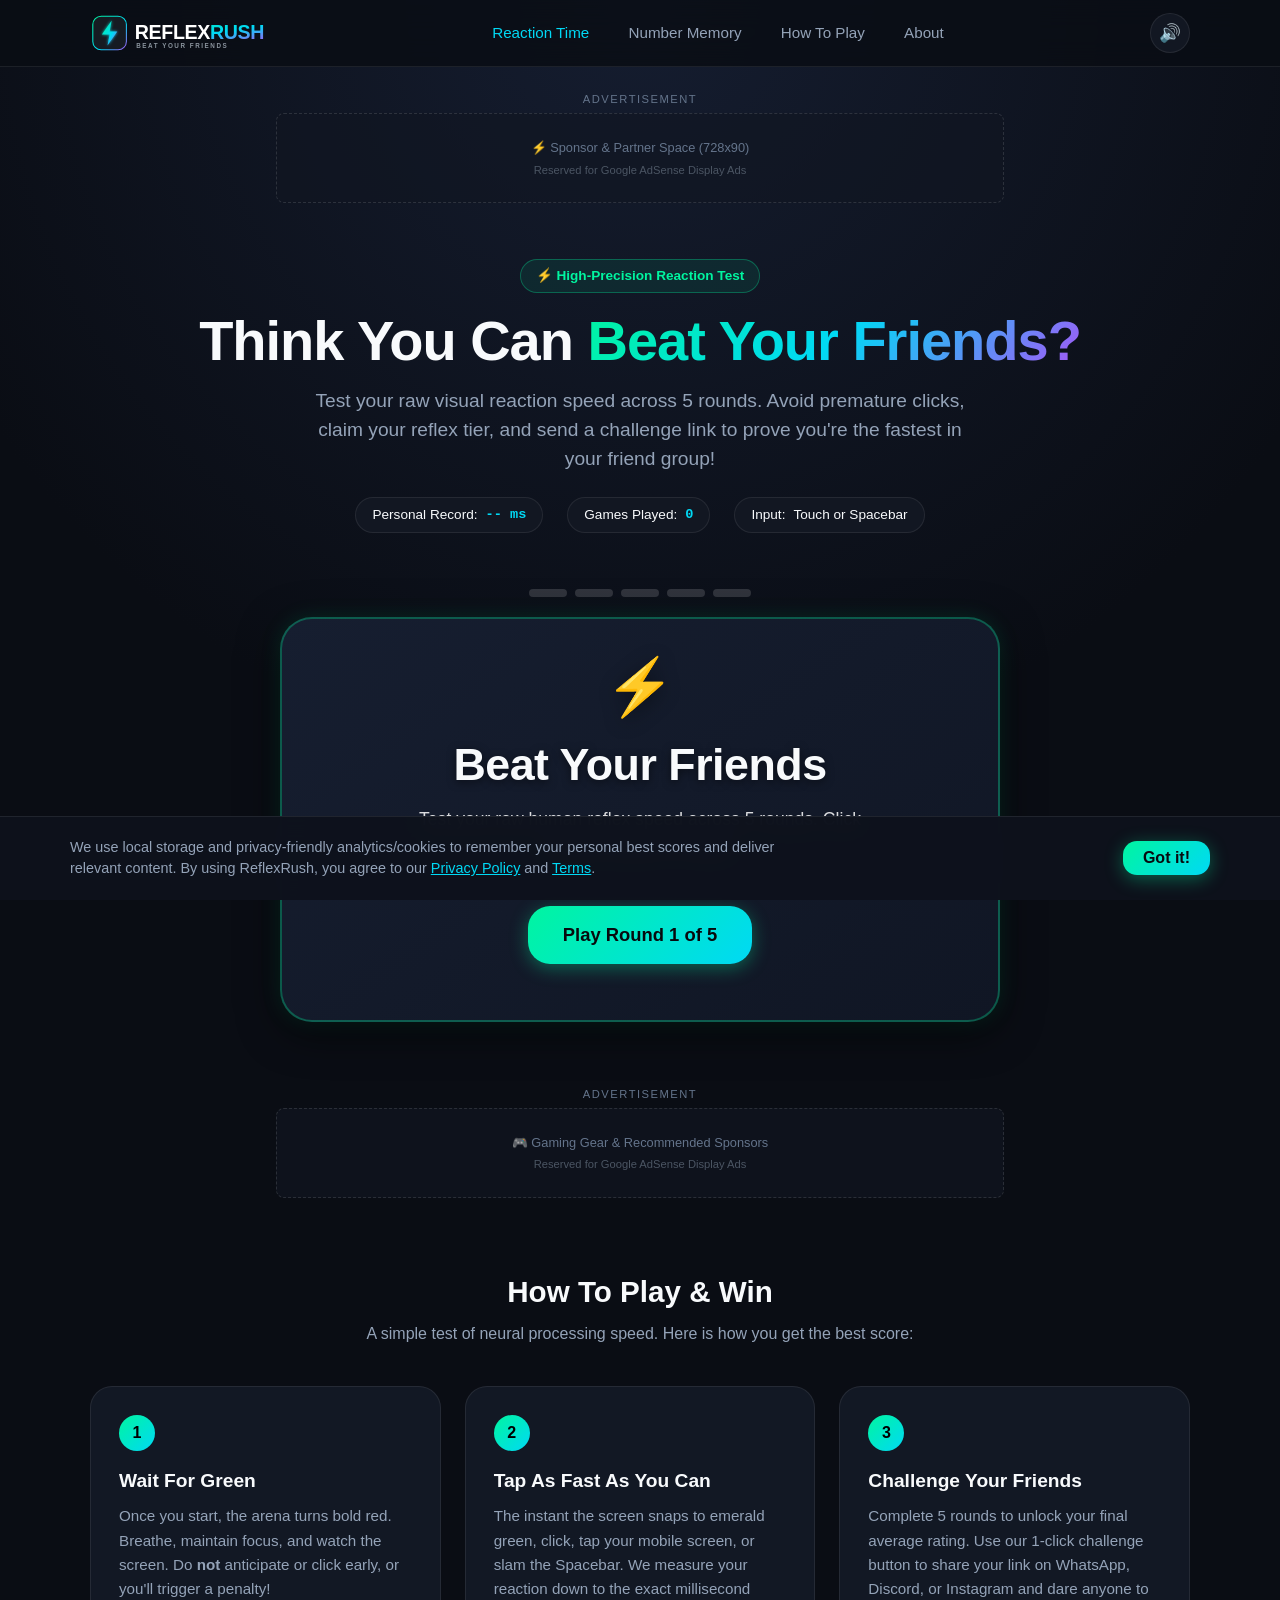
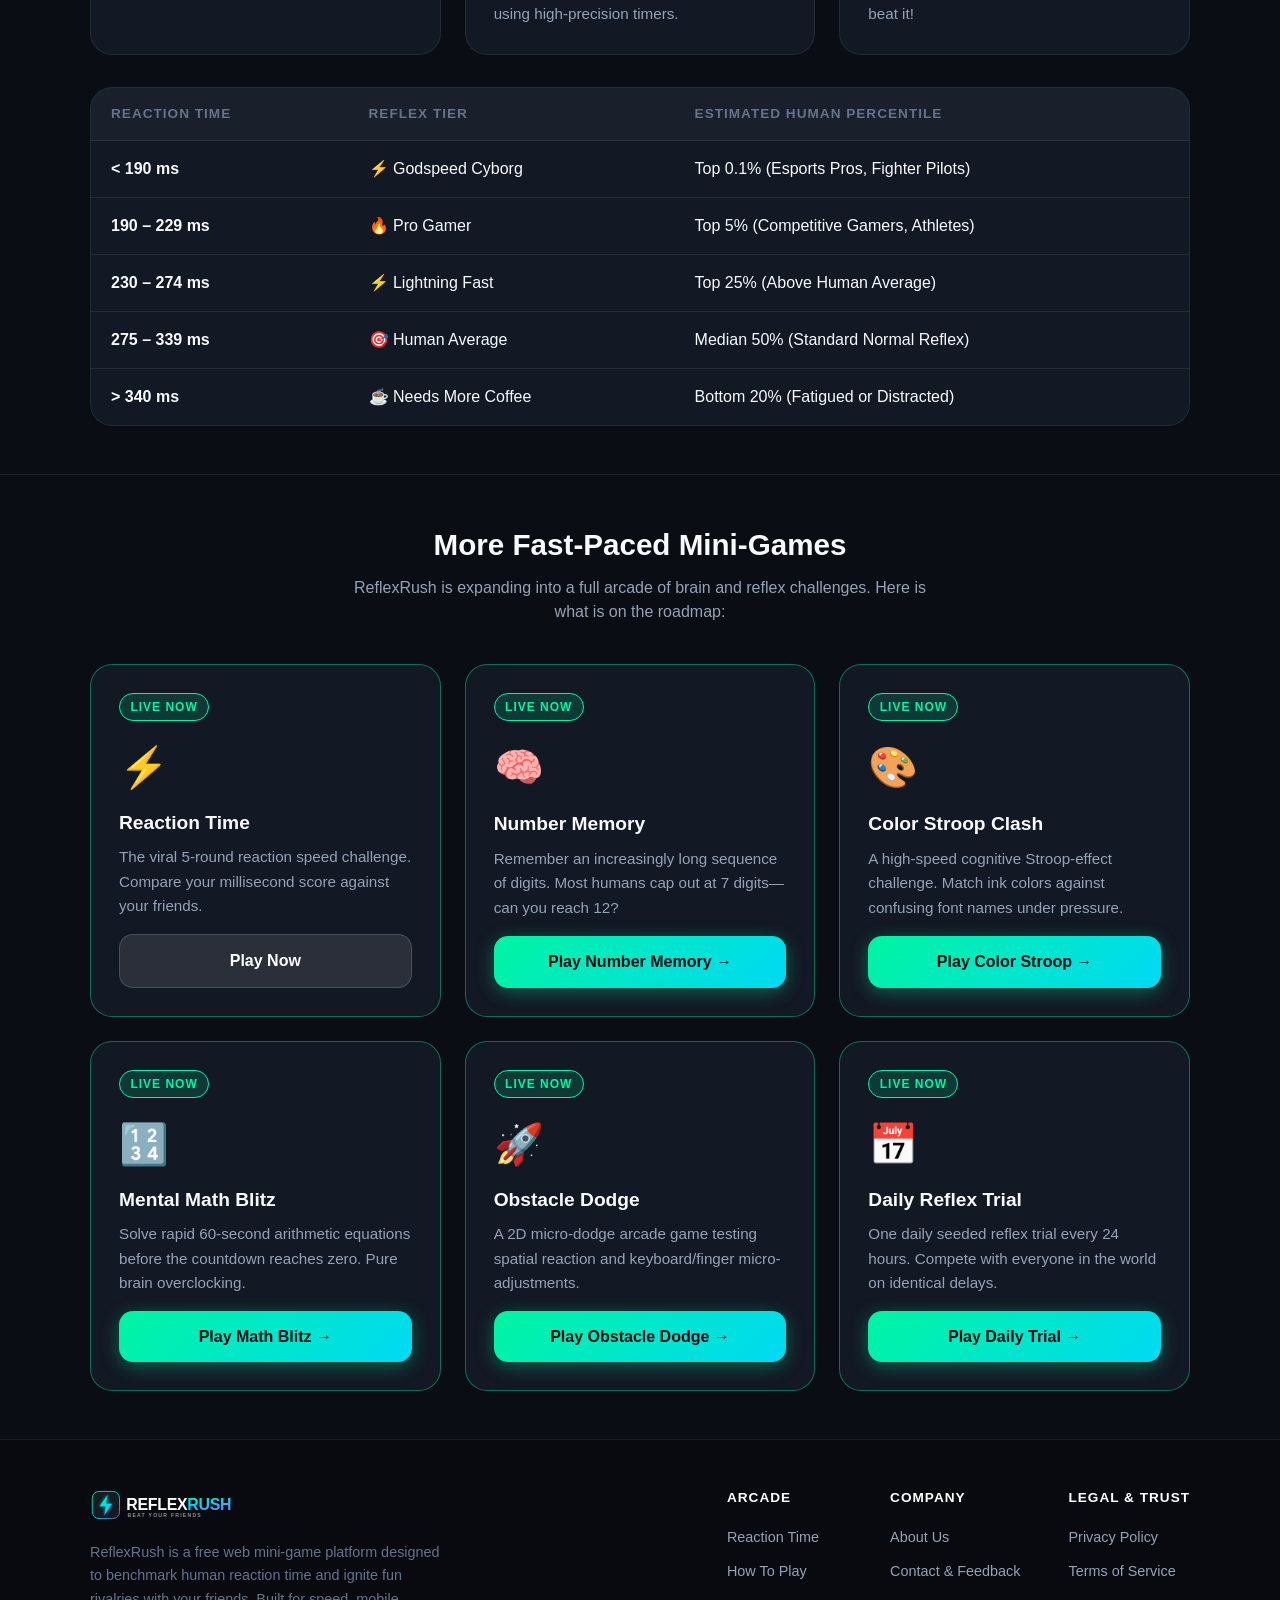
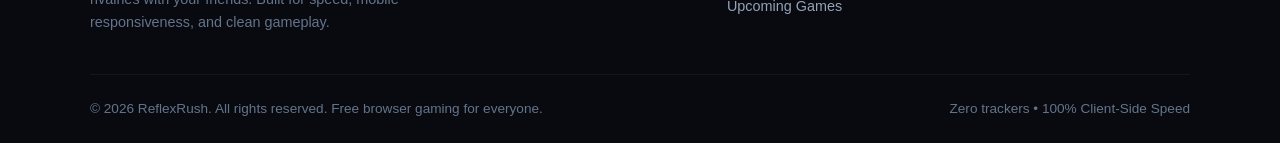
<file: index.html>
<!DOCTYPE html>
<html lang="en">
<head>
  <meta charset="UTF-8">
  <meta name="viewport" content="width=device-width, initial-scale=1.0, maximum-scale=5.0">
  <title>ReflexRush - Think You Can Beat Your Friends? | Viral Reaction Game</title>
  
  <!-- SEO Meta Tags -->
  <meta name="description" content="Test your raw human reflex speed in milliseconds. Play ReflexRush free online in your mobile or desktop browser, benchmark your speed against friends, and dare them to beat your score!">
  <meta name="keywords" content="reaction time test, reflex game, beat your friends, reaction speed, browser game, mini games, human benchmark">
  <meta name="author" content="ReflexRush">
  <meta name="robots" content="index, follow">
  <link rel="canonical" href="https://reflexrush.example.com/">

  <!-- Open Graph / Facebook / WhatsApp -->
  <meta property="og:type" content="website">
  <meta property="og:url" content="https://reflexrush.example.com/">
  <meta property="og:title" content="ReflexRush - Think You Can Beat Your Friends?">
  <meta property="og:description" content="I just tested my reaction time on ReflexRush. Test your millisecond speed and see if you can beat my score!">
  <meta property="og:image" content="https://reflexrush.example.com/assets/og-image.svg">

  <!-- Twitter / X Cards -->
  <meta name="twitter:card" content="summary_large_image">
  <meta name="twitter:title" content="ReflexRush - Can You Beat Your Friends?">
  <meta name="twitter:description" content="High-precision human reaction time test. Challenge your friends to beat your millisecond score!">
  <meta name="twitter:image" content="https://reflexrush.example.com/assets/og-image.svg">

  <!-- Favicon -->
  <link rel="icon" type="image/svg+xml" href="assets/favicon.svg">
  <link rel="stylesheet" href="style.css">
</head>
<body>

  <!-- Accessibility Skip Link -->
  <a href="#mainContent" class="skip-link">Skip to game</a>

  <!-- Challenge Alert Banner (Dynamically shown if invited by a friend) -->
  <aside id="challengeBanner" class="challenge-banner" style="display: none;" aria-label="Friend Challenge">
    <div class="challenge-content">
      <span class="challenge-badge">Dare</span>
      <span id="challengeMsg">Someone has challenged you!</span>
      <button type="button" id="challengeCloseBtn" class="challenge-close" aria-label="Dismiss banner">&times;</button>
    </div>
  </aside>

  <!-- Site Navigation Header -->
  <header class="site-header">
    <div class="container header-inner">
      <a href="index.html" class="brand-link" aria-label="ReflexRush Home">
        <img src="assets/logo.svg" alt="ReflexRush Logo" class="brand-logo" width="280" height="60">
      </a>
      
      <nav aria-label="Main Navigation">
        <ul class="nav-menu">
          <li><a href="#gameSection" class="nav-link active">Reaction Time</a></li>
          <li><a href="number-memory.html" class="nav-link">Number Memory</a></li>
          <li><a href="#howToPlay" class="nav-link">How To Play</a></li>
          <li><a href="about.html" class="nav-link">About</a></li>
        </ul>
      </nav>

      <div class="header-actions">
        <button type="button" id="soundToggleBtn" class="icon-btn" aria-label="Toggle Sound" title="Sound Effects">
          🔊
        </button>
      </div>
    </div>
  </header>

  <!-- TOP ADVERTISEMENT SLOT (Strictly Compliant with Google AdSense Policies) -->
  <!-- 
    AD PLACEMENT GUIDELINES:
    1. Labeled clearly with "ADVERTISEMENT"
    2. Separated by margins so users do not accidentally click
    3. Never overlaps any game buttons
    To activate real AdSense: Replace the inner placeholder with your Google AdSense <ins> tag.
  -->
  <div class="container ad-slot-wrapper">
    <span class="ad-label">Advertisement</span>
    <div class="ad-slot" id="topAdUnit">
      <!-- GOOGLE ADSENSE CODE INSERTION POINT (Leaderboard: 728x90 desktop / 320x50 mobile) -->
      <span>⚡ Sponsor &amp; Partner Space (728x90)</span>
      <span class="ad-slot-subtext">Reserved for Google AdSense Display Ads</span>
    </div>
  </div>

  <main id="mainContent">

    <!-- HERO SECTION -->
    <section class="hero-section">
      <div class="container">
        <div class="hero-pill">
          <span>⚡ High-Precision Reaction Test</span>
        </div>
        <h1 class="hero-title">Think You Can <span class="text-gradient">Beat Your Friends?</span></h1>
        <p class="hero-subtitle">
          Test your raw visual reaction speed across 5 rounds. Avoid premature clicks, claim your reflex tier, and send a challenge link to prove you're the fastest in your friend group!
        </p>

        <!-- Quick Stats Display -->
        <div class="quick-stats">
          <div class="stat-pill">
            <span>Personal Record:</span>
            <strong id="heroBestScore">-- ms</strong>
          </div>
          <div class="stat-pill">
            <span>Games Played:</span>
            <strong id="heroTotalGames">0</strong>
          </div>
          <div class="stat-pill">
            <span>Input:</span>
            <span>Touch or Spacebar</span>
          </div>
        </div>
      </div>
    </section>

    <!-- CORE GAME SECTION -->
    <section id="gameSection" class="game-section" aria-label="Reaction Time Game Arena">
      <div class="container game-container">
        
        <!-- Round Progress Indicator -->
        <div id="roundTracker" class="round-tracker" aria-label="Round progress indicator">
          <!-- Populated by script.js -->
        </div>

        <!-- The Interactive Arena Card -->
        <div id="gameArena" class="game-arena state-idle" tabindex="0" role="button" aria-label="Game arena. Click or press space to play.">
          <div id="arenaIcon" class="arena-icon">⚡</div>
          <h2 id="arenaTitle" class="arena-title">Beat Your Friends</h2>
          <p id="arenaDesc" class="arena-desc">Test your raw human reflex speed across 5 rounds. Click or press Space to begin.</p>
          
          <div id="arenaActions" class="arena-actions">
            <!-- Dynamic button inserted by JS -->
          </div>

          <!-- History of current session's rounds -->
          <div id="historyChips" class="history-chips">
            <!-- Dynamic round history chips -->
          </div>
        </div>

      </div>
    </section>

    <!-- IN-CONTENT ADVERTISEMENT SLOT -->
    <div class="container ad-slot-wrapper">
      <span class="ad-label">Advertisement</span>
      <div class="ad-slot" id="midAdUnit">
        <!-- GOOGLE ADSENSE CODE INSERTION POINT (Medium Rectangle or Responsive Banner) -->
        <span>🎮 Gaming Gear &amp; Recommended Sponsors</span>
        <span class="ad-slot-subtext">Reserved for Google AdSense Display Ads</span>
      </div>
    </div>

    <!-- HOW TO PLAY & HUMAN BENCHMARKS -->
    <section id="howToPlay" class="info-section">
      <div class="container">
        <h2 class="section-title">How To Play &amp; Win</h2>
        <p class="section-subtitle">A simple test of neural processing speed. Here is how you get the best score:</p>

        <div class="grid-3">
          <div class="card">
            <div class="card-step-num">1</div>
            <h3 class="card-title">Wait For Green</h3>
            <p class="card-text">
              Once you start, the arena turns bold red. Breathe, maintain focus, and watch the screen. Do <strong>not</strong> anticipate or click early, or you'll trigger a penalty!
            </p>
          </div>

          <div class="card">
            <div class="card-step-num">2</div>
            <h3 class="card-title">Tap As Fast As You Can</h3>
            <p class="card-text">
              The instant the screen snaps to emerald green, click, tap your mobile screen, or slam the Spacebar. We measure your reaction down to the exact millisecond using high-precision timers.
            </p>
          </div>

          <div class="card">
            <div class="card-step-num">3</div>
            <h3 class="card-title">Challenge Your Friends</h3>
            <p class="card-text">
              Complete 5 rounds to unlock your final average rating. Use our 1-click challenge button to share your link on WhatsApp, Discord, or Instagram and dare anyone to beat it!
            </p>
          </div>
        </div>

        <!-- Scientific Benchmark Table -->
        <div class="benchmark-table-wrapper">
          <table class="benchmark-table" summary="Standard human reaction time benchmark tiers">
            <thead>
              <tr>
                <th scope="col">Reaction Time</th>
                <th scope="col">Reflex Tier</th>
                <th scope="col">Estimated Human Percentile</th>
              </tr>
            </thead>
            <tbody>
              <tr>
                <td><strong>&lt; 190 ms</strong></td>
                <td>⚡ Godspeed Cyborg</td>
                <td>Top 0.1% (Esports Pros, Fighter Pilots)</td>
              </tr>
              <tr>
                <td><strong>190 – 229 ms</strong></td>
                <td>🔥 Pro Gamer</td>
                <td>Top 5% (Competitive Gamers, Athletes)</td>
              </tr>
              <tr>
                <td><strong>230 – 274 ms</strong></td>
                <td>⚡ Lightning Fast</td>
                <td>Top 25% (Above Human Average)</td>
              </tr>
              <tr>
                <td><strong>275 – 339 ms</strong></td>
                <td>🎯 Human Average</td>
                <td>Median 50% (Standard Normal Reflex)</td>
              </tr>
              <tr>
                <td><strong>&gt; 340 ms</strong></td>
                <td>☕ Needs More Coffee</td>
                <td>Bottom 20% (Fatigued or Distracted)</td>
              </tr>
            </tbody>
          </table>
        </div>
      </div>
    </section>

    <!-- UPCOMING GAMES SHOWCASE -->
    <section id="upcomingGames" class="games-showcase">
      <div class="container">
        <h2 class="section-title">More Fast-Paced Mini-Games</h2>
        <p class="section-subtitle">
          ReflexRush is expanding into a full arcade of brain and reflex challenges. Here is what is on the roadmap:
        </p>

        <div class="grid-3">
          <div class="game-card active-game">
            <span class="badge-status badge-live">Live Now</span>
            <div class="game-card-icon">⚡</div>
            <h3 class="card-title">Reaction Time</h3>
            <p class="card-text">The viral 5-round reaction speed challenge. Compare your millisecond score against your friends.</p>
            <a href="#gameSection" class="btn btn-secondary" style="margin-top: 1rem;">Play Now</a>
          </div>

          <div class="game-card active-game">
            <span class="badge-status badge-live">Live Now</span>
            <div class="game-card-icon">🧠</div>
            <h3 class="card-title">Number Memory</h3>
            <p class="card-text">Remember an increasingly long sequence of digits. Most humans cap out at 7 digits—can you reach 12?</p>
            <a href="number-memory.html" class="btn btn-primary" style="margin-top: 1rem;">Play Number Memory &rarr;</a>
          </div>

          <div class="game-card active-game">
            <span class="badge-status badge-live">Live Now</span>
            <div class="game-card-icon">🎨</div>
            <h3 class="card-title">Color Stroop Clash</h3>
            <p class="card-text">A high-speed cognitive Stroop-effect challenge. Match ink colors against confusing font names under pressure.</p>
            <a href="color-stroop.html" class="btn btn-primary" style="margin-top: 1rem;">Play Color Stroop &rarr;</a>
          </div>

          <div class="game-card active-game">
            <span class="badge-status badge-live">Live Now</span>
            <div class="game-card-icon">🔢</div>
            <h3 class="card-title">Mental Math Blitz</h3>
            <p class="card-text">Solve rapid 60-second arithmetic equations before the countdown reaches zero. Pure brain overclocking.</p>
            <a href="math-blitz.html" class="btn btn-primary" style="margin-top: 1rem;">Play Math Blitz &rarr;</a>
          </div>

          <div class="game-card active-game">
            <span class="badge-status badge-live">Live Now</span>
            <div class="game-card-icon">🚀</div>
            <h3 class="card-title">Obstacle Dodge</h3>
            <p class="card-text">A 2D micro-dodge arcade game testing spatial reaction and keyboard/finger micro-adjustments.</p>
            <a href="obstacle-dodge.html" class="btn btn-primary" style="margin-top: 1rem;">Play Obstacle Dodge &rarr;</a>
          </div>

          <div class="game-card active-game">
            <span class="badge-status badge-live">Live Now</span>
            <div class="game-card-icon">📅</div>
            <h3 class="card-title">Daily Reflex Trial</h3>
            <p class="card-text">One daily seeded reflex trial every 24 hours. Compete with everyone in the world on identical delays.</p>
            <a href="daily-puzzle.html" class="btn btn-primary" style="margin-top: 1rem;">Play Daily Trial &rarr;</a>
          </div>
        </div>
      </div>
    </section>

  </main>

  <!-- VIRAL SHARE MODAL -->
  <div id="shareModal" class="modal-overlay" aria-hidden="true" role="dialog" aria-modal="true" aria-labelledby="modalShareTitle">
    <div class="modal-card">
      <div class="modal-header">
        <h3 id="modalShareTitle" class="modal-title">🔥 Dare Your Friends!</h3>
        <button type="button" id="modalCloseBtn" class="modal-close" aria-label="Close dialog">&times;</button>
      </div>
      <p style="color: var(--text-secondary); font-size: 0.95rem;">
        Send this unique challenge link to your friends. When they open it, they will see your score and have to try to beat you!
      </p>

      <div class="share-url-box">
        <input type="text" id="shareInput" class="share-input" readonly aria-label="Challenge URL">
        <button type="button" id="copyShareBtn" class="btn btn-primary">Copy</button>
      </div>

      <div class="share-networks">
        <a id="shareWhatsApp" class="share-net-btn" target="_blank" rel="noopener noreferrer">
          <span>💬</span>
          <span>WhatsApp</span>
        </a>
        <a id="shareX" class="share-net-btn" target="_blank" rel="noopener noreferrer">
          <span>🐦</span>
          <span>Twitter / X</span>
        </a>
        <a id="shareTelegram" class="share-net-btn" target="_blank" rel="noopener noreferrer">
          <span>✈️</span>
          <span>Telegram</span>
        </a>
      </div>
    </div>
  </div>

  <!-- TOAST NOTIFICATION -->
  <div id="toastNotice" class="toast-notice" role="status" aria-live="polite">
    <span>✅</span>
    <span id="toastMsg">Copied to clipboard!</span>
  </div>

  <!-- GDPR COOKIE CONSENT BANNER (Required for AdSense in EEA & California) -->
  <aside id="cookieBanner" class="cookie-banner" aria-label="Cookie and Privacy Consent">
    <div class="cookie-inner">
      <p class="cookie-text">
        We use local storage and privacy-friendly analytics/cookies to remember your personal best scores and deliver relevant content. By using ReflexRush, you agree to our <a href="privacy.html">Privacy Policy</a> and <a href="terms.html">Terms</a>.
      </p>
      <div class="cookie-actions">
        <button type="button" id="acceptCookiesBtn" class="btn btn-primary" style="padding: 0.5rem 1.25rem;">Got it!</button>
      </div>
    </div>
  </aside>

  <!-- SITE FOOTER -->
  <footer class="site-footer">
    <div class="container">
      <div class="footer-top">
        <div class="footer-brand">
          <img src="assets/logo.svg" alt="ReflexRush" width="200" height="42" style="height: 34px; width: auto;">
          <p class="footer-desc">
            ReflexRush is a free web mini-game platform designed to benchmark human reaction time and ignite fun rivalries with your friends. Built for speed, mobile responsiveness, and clean gameplay.
          </p>
        </div>

        <div class="footer-links-group">
          <div>
            <h4 class="footer-col-title">Arcade</h4>
            <ul class="footer-nav">
              <li><a href="#gameSection" class="footer-link">Reaction Time</a></li>
              <li><a href="#howToPlay" class="footer-link">How To Play</a></li>
              <li><a href="#upcomingGames" class="footer-link">Upcoming Games</a></li>
            </ul>
          </div>

          <div>
            <h4 class="footer-col-title">Company</h4>
            <ul class="footer-nav">
              <li><a href="about.html" class="footer-link">About Us</a></li>
              <li><a href="contact.html" class="footer-link">Contact &amp; Feedback</a></li>
            </ul>
          </div>

          <div>
            <h4 class="footer-col-title">Legal &amp; Trust</h4>
            <ul class="footer-nav">
              <li><a href="privacy.html" class="footer-link">Privacy Policy</a></li>
              <li><a href="terms.html" class="footer-link">Terms of Service</a></li>
            </ul>
          </div>
        </div>
      </div>

      <div class="footer-bottom">
        <p>&copy; 2026 ReflexRush. All rights reserved. Free browser gaming for everyone.</p>
        <p>Zero trackers &bull; 100% Client-Side Speed</p>
      </div>
    </div>
  </footer>

  <!-- SCRIPT -->
  <script src="script.js"></script>
</body>
</html>
</file>
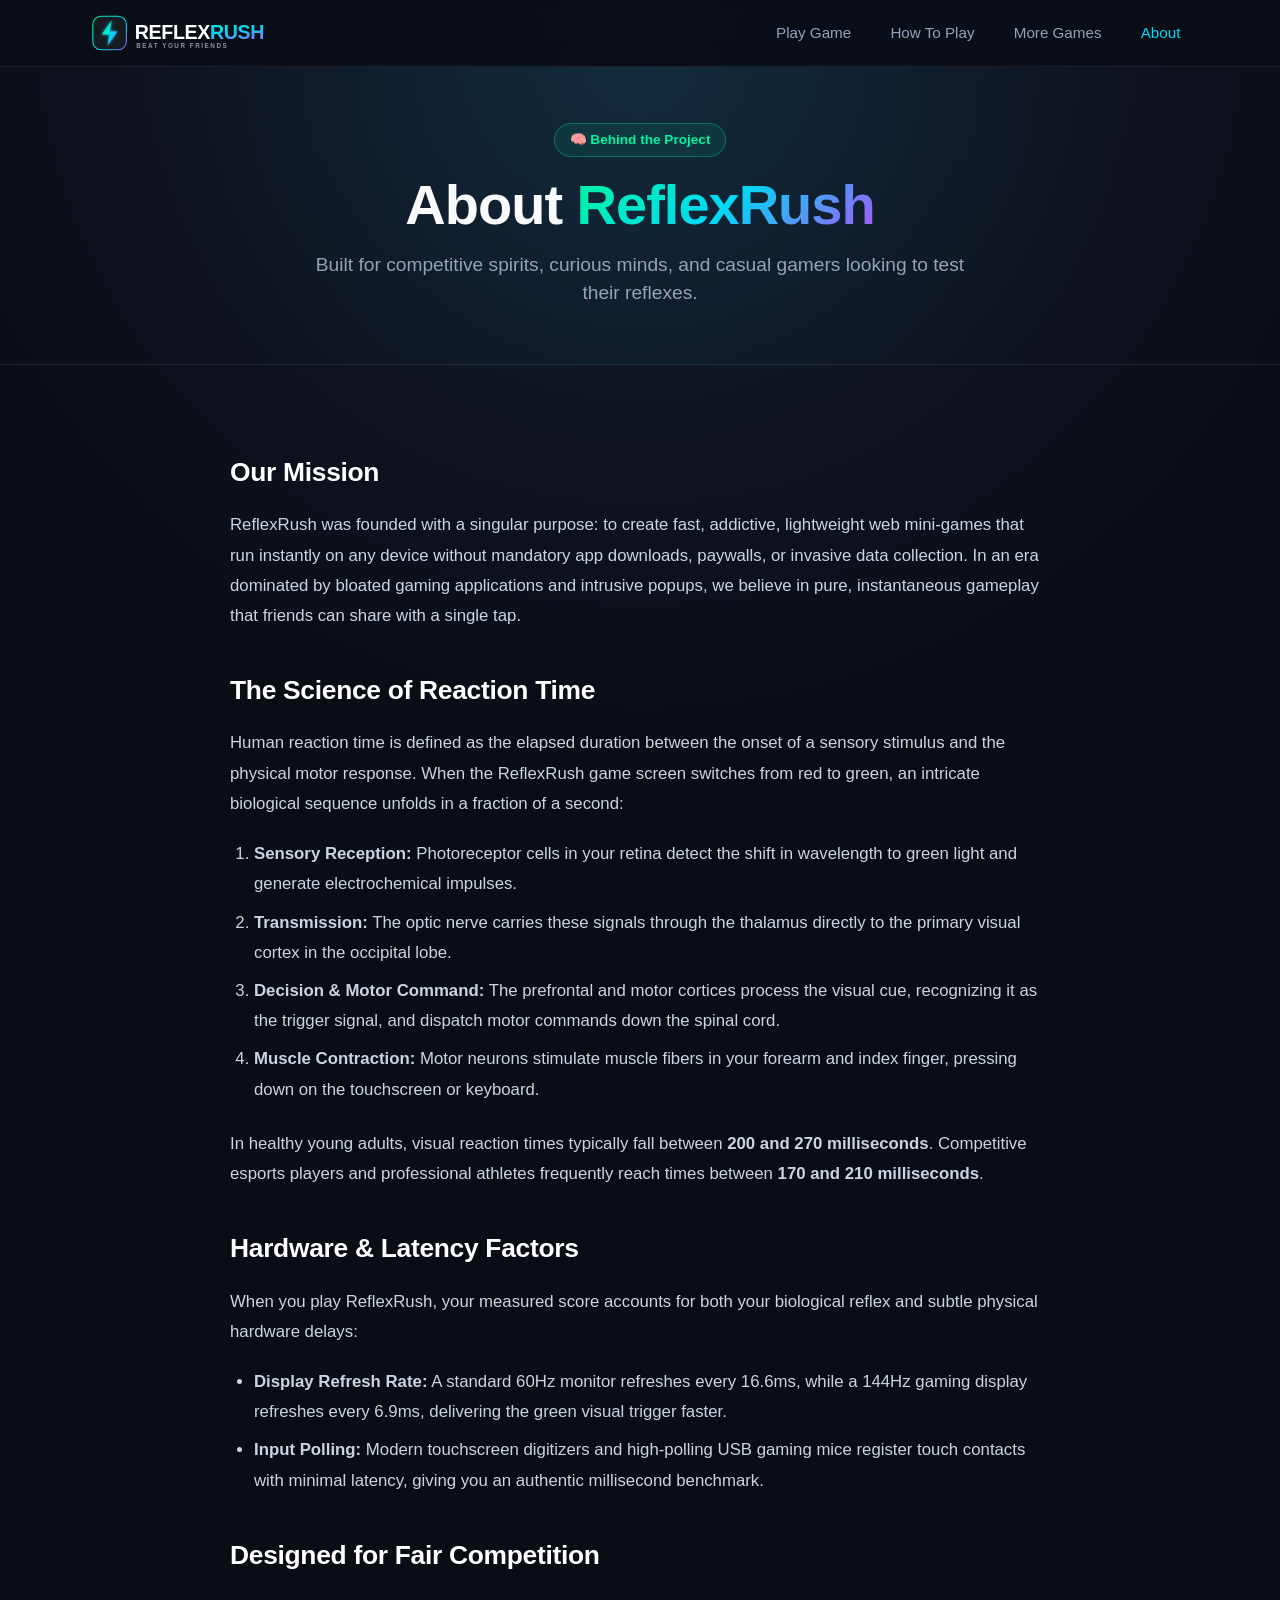
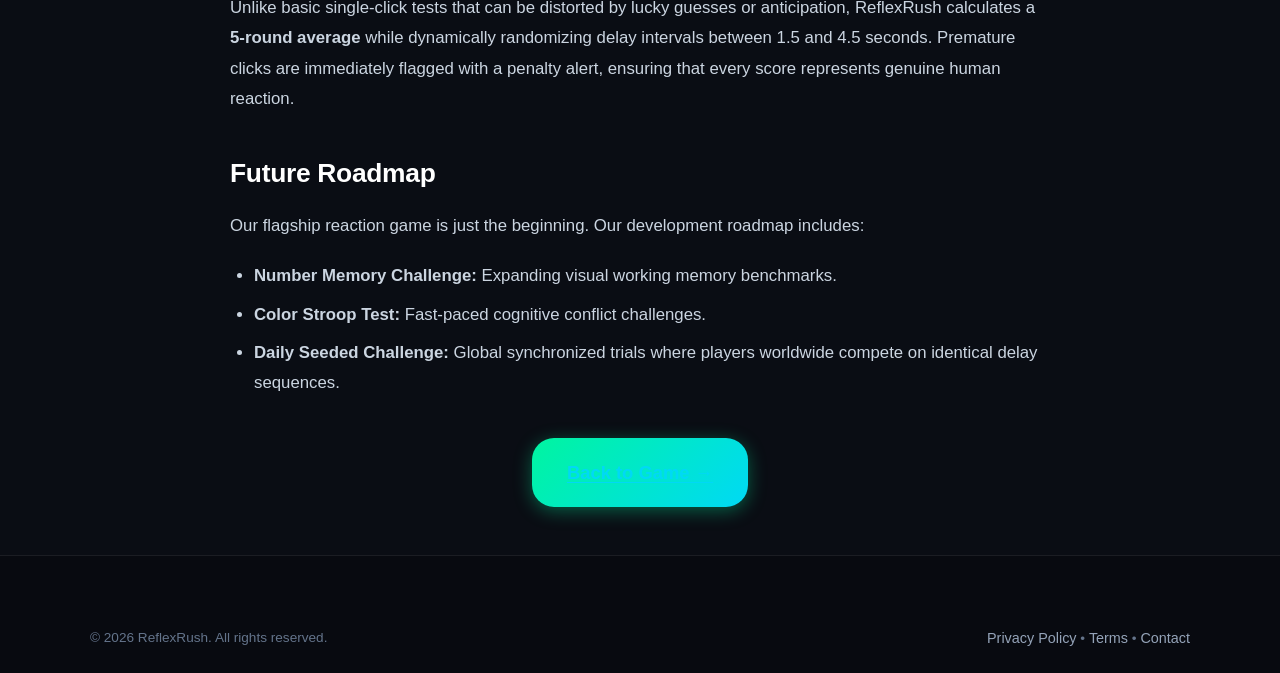
<file: about.html>
<!DOCTYPE html>
<html lang="en">
<head>
  <meta charset="UTF-8">
  <meta name="viewport" content="width=device-width, initial-scale=1.0">
  <title>About ReflexRush - The Science of Reaction Time &amp; Our Mission</title>
  <meta name="description" content="Discover how ReflexRush benchmarks your neural reaction speed, the physiology behind human reflexes, and our roadmap for viral browser mini-games.">
  <link rel="icon" type="image/svg+xml" href="assets/favicon.svg">
  <link rel="stylesheet" href="style.css">
</head>
<body>

  <!-- Site Navigation Header -->
  <header class="site-header">
    <div class="container header-inner">
      <a href="index.html" class="brand-link" aria-label="ReflexRush Home">
        <img src="assets/logo.svg" alt="ReflexRush Logo" class="brand-logo" width="280" height="60">
      </a>
      
      <nav aria-label="Main Navigation">
        <ul class="nav-menu">
          <li><a href="index.html" class="nav-link">Play Game</a></li>
          <li><a href="index.html#howToPlay" class="nav-link">How To Play</a></li>
          <li><a href="index.html#upcomingGames" class="nav-link">More Games</a></li>
          <li><a href="about.html" class="nav-link active">About</a></li>
        </ul>
      </nav>
    </div>
  </header>

  <main>
    <section class="page-hero">
      <div class="container">
        <div class="hero-pill">
          <span>🧠 Behind the Project</span>
        </div>
        <h1 class="hero-title">About <span class="text-gradient">ReflexRush</span></h1>
        <p class="hero-subtitle">
          Built for competitive spirits, curious minds, and casual gamers looking to test their reflexes.
        </p>
      </div>
    </section>

    <div class="container page-content">
      <article class="prose">
        <h2>Our Mission</h2>
        <p>
          ReflexRush was founded with a singular purpose: to create fast, addictive, lightweight web mini-games that run instantly on any device without mandatory app downloads, paywalls, or invasive data collection. In an era dominated by bloated gaming applications and intrusive popups, we believe in pure, instantaneous gameplay that friends can share with a single tap.
        </p>

        <h2>The Science of Reaction Time</h2>
        <p>
          Human reaction time is defined as the elapsed duration between the onset of a sensory stimulus and the physical motor response. When the ReflexRush game screen switches from red to green, an intricate biological sequence unfolds in a fraction of a second:
        </p>
        <ol>
          <li><strong>Sensory Reception:</strong> Photoreceptor cells in your retina detect the shift in wavelength to green light and generate electrochemical impulses.</li>
          <li><strong>Transmission:</strong> The optic nerve carries these signals through the thalamus directly to the primary visual cortex in the occipital lobe.</li>
          <li><strong>Decision &amp; Motor Command:</strong> The prefrontal and motor cortices process the visual cue, recognizing it as the trigger signal, and dispatch motor commands down the spinal cord.</li>
          <li><strong>Muscle Contraction:</strong> Motor neurons stimulate muscle fibers in your forearm and index finger, pressing down on the touchscreen or keyboard.</li>
        </ol>
        <p>
          In healthy young adults, visual reaction times typically fall between <strong>200 and 270 milliseconds</strong>. Competitive esports players and professional athletes frequently reach times between <strong>170 and 210 milliseconds</strong>.
        </p>

        <h2>Hardware &amp; Latency Factors</h2>
        <p>
          When you play ReflexRush, your measured score accounts for both your biological reflex and subtle physical hardware delays:
        </p>
        <ul>
          <li><strong>Display Refresh Rate:</strong> A standard 60Hz monitor refreshes every 16.6ms, while a 144Hz gaming display refreshes every 6.9ms, delivering the green visual trigger faster.</li>
          <li><strong>Input Polling:</strong> Modern touchscreen digitizers and high-polling USB gaming mice register touch contacts with minimal latency, giving you an authentic millisecond benchmark.</li>
        </ul>

        <h2>Designed for Fair Competition</h2>
        <p>
          Unlike basic single-click tests that can be distorted by lucky guesses or anticipation, ReflexRush calculates a <strong>5-round average</strong> while dynamically randomizing delay intervals between 1.5 and 4.5 seconds. Premature clicks are immediately flagged with a penalty alert, ensuring that every score represents genuine human reaction.
        </p>

        <h2>Future Roadmap</h2>
        <p>
          Our flagship reaction game is just the beginning. Our development roadmap includes:
        </p>
        <ul>
          <li><strong>Number Memory Challenge:</strong> Expanding visual working memory benchmarks.</li>
          <li><strong>Color Stroop Test:</strong> Fast-paced cognitive conflict challenges.</li>
          <li><strong>Daily Seeded Challenge:</strong> Global synchronized trials where players worldwide compete on identical delay sequences.</li>
        </ul>

        <div style="margin-top: 2.5rem; text-align: center;">
          <a href="index.html" class="btn btn-primary btn-lg">Back to Game &rarr;</a>
        </div>
      </article>
    </div>
  </main>

  <footer class="site-footer">
    <div class="container footer-bottom" style="border-top: none;">
      <p>&copy; 2026 ReflexRush. All rights reserved.</p>
      <p><a href="privacy.html" class="footer-link">Privacy Policy</a> &bull; <a href="terms.html" class="footer-link">Terms</a> &bull; <a href="contact.html" class="footer-link">Contact</a></p>
    </div>
  </footer>

</body>
</html>
</file>
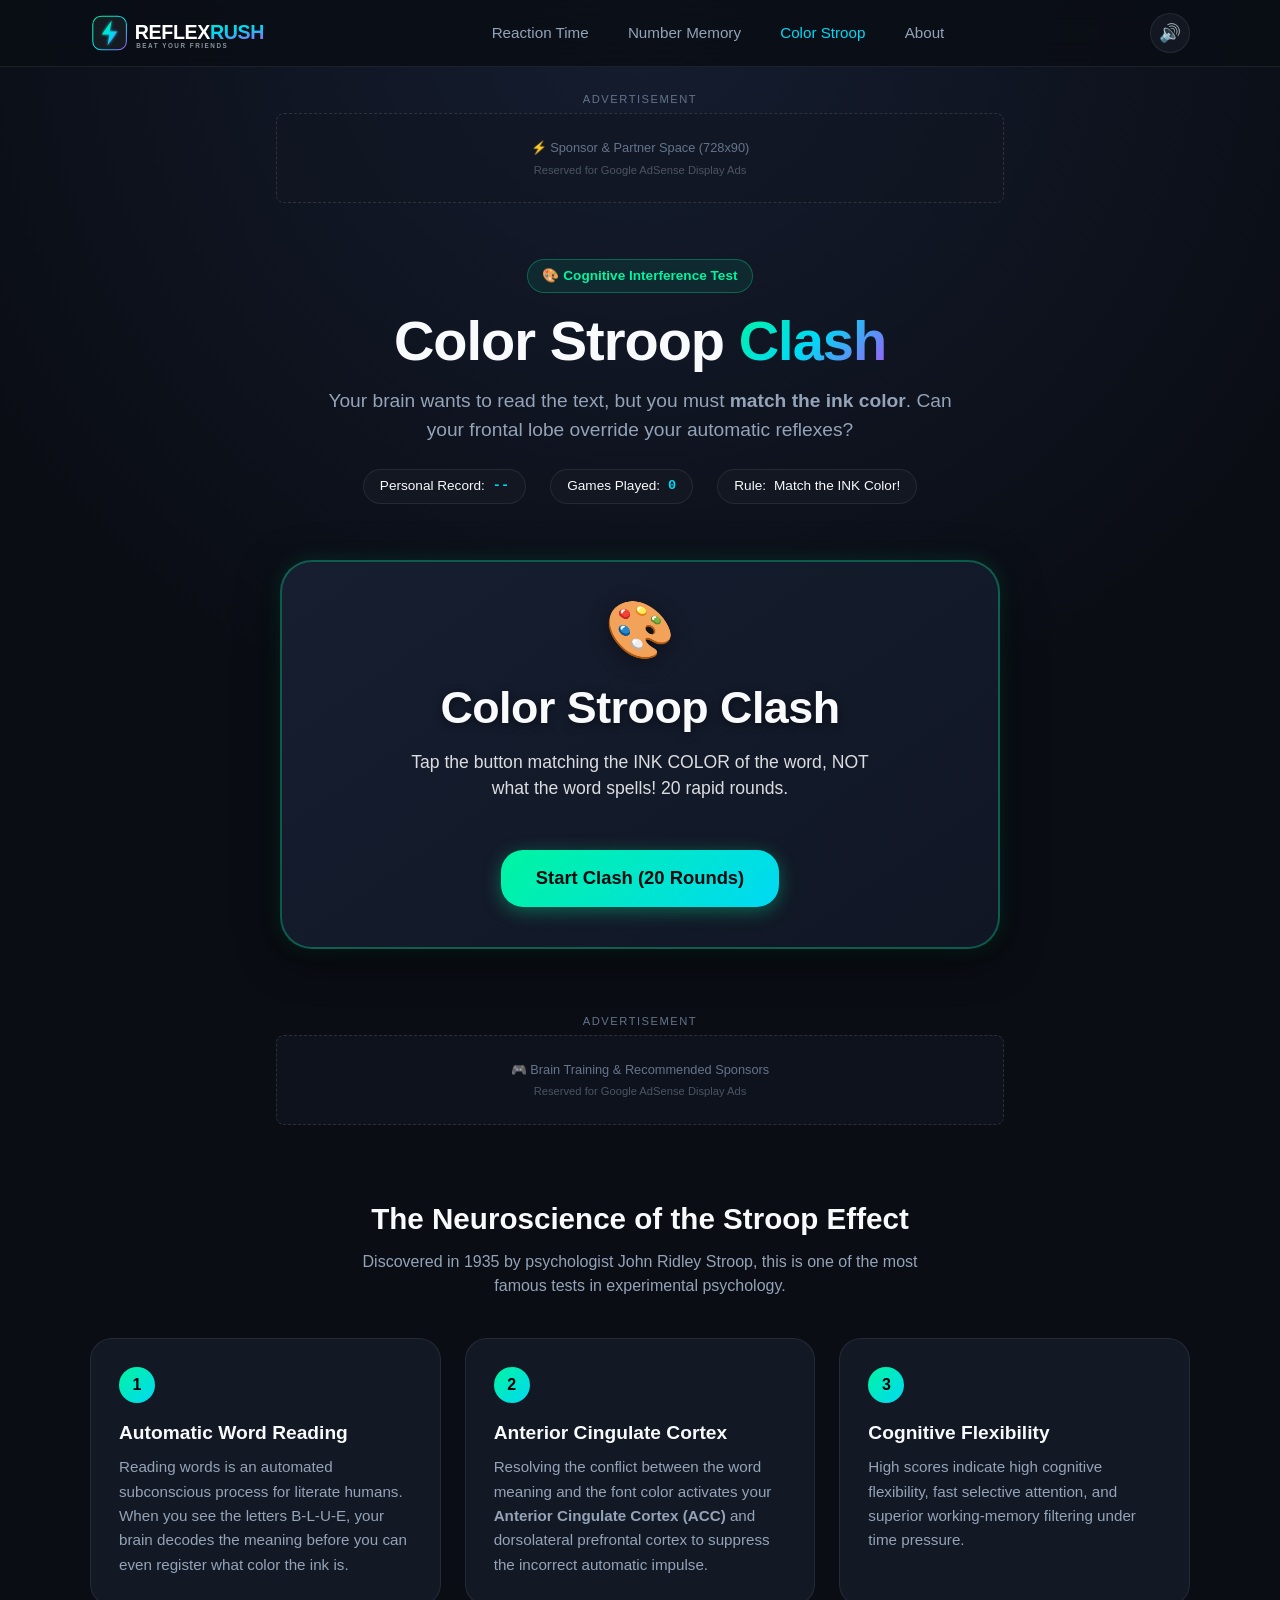
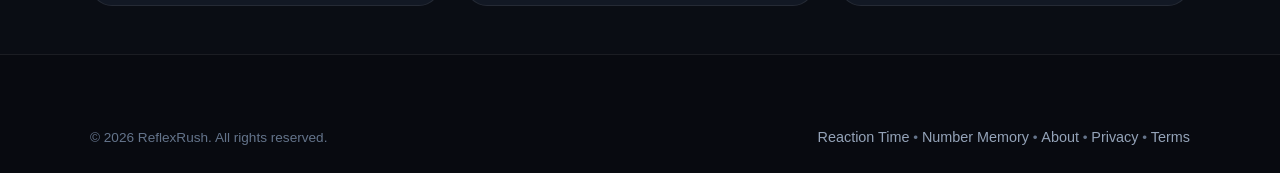
<file: color-stroop.html>
<!DOCTYPE html>
<html lang="en">
<head>
  <meta charset="UTF-8">
  <meta name="viewport" content="width=device-width, initial-scale=1.0, maximum-scale=5.0">
  <title>Color Stroop Clash - Cognitive Reflex Challenge | ReflexRush</title>
  
  <meta name="description" content="Test your brain's cognitive inhibitory control. The Stroop effect tricks your brain by printing color names in conflicting ink colors. Play 20 fast rounds and challenge your friends!">
  <meta name="keywords" content="stroop test, stroop effect game, color reaction, cognitive test, brain benchmark, reflexrush">
  <meta name="author" content="ReflexRush">
  <meta name="robots" content="index, follow">
  <link rel="canonical" href="https://reflexrush.example.com/color-stroop.html">

  <meta property="og:type" content="website">
  <meta property="og:url" content="https://reflexrush.example.com/color-stroop.html">
  <meta property="og:title" content="Color Stroop Clash - Can Your Brain Resist The Trap?">
  <meta property="og:description" content="Match the ink color, not the word! Test your cognitive reaction time across 20 rounds on ReflexRush.">
  <meta property="og:image" content="https://reflexrush.example.com/assets/og-image.svg">

  <link rel="icon" type="image/svg+xml" href="assets/favicon.svg">
  <link rel="stylesheet" href="style.css">
</head>
<body>

  <a href="#mainContent" class="skip-link">Skip to game</a>

  <!-- Challenge Alert Banner -->
  <aside id="challengeBanner" class="challenge-banner" style="display: none;" aria-label="Friend Challenge">
    <div class="challenge-content">
      <span class="challenge-badge">Dare</span>
      <span id="challengeMsg">Someone has challenged you!</span>
      <button type="button" id="challengeCloseBtn" class="challenge-close" aria-label="Dismiss banner">&times;</button>
    </div>
  </aside>

  <!-- Site Navigation Header -->
  <header class="site-header">
    <div class="container header-inner">
      <a href="index.html" class="brand-link" aria-label="ReflexRush Home">
        <img src="assets/logo.svg" alt="ReflexRush Logo" class="brand-logo" width="280" height="60">
      </a>
      
      <nav aria-label="Main Navigation">
        <ul class="nav-menu">
          <li><a href="index.html" class="nav-link">Reaction Time</a></li>
          <li><a href="number-memory.html" class="nav-link">Number Memory</a></li>
          <li><a href="color-stroop.html" class="nav-link active">Color Stroop</a></li>
          <li><a href="about.html" class="nav-link">About</a></li>
        </ul>
      </nav>

      <div class="header-actions">
        <button type="button" id="soundToggleBtn" class="icon-btn" aria-label="Toggle Sound" title="Sound Effects">
          🔊
        </button>
      </div>
    </div>
  </header>

  <!-- TOP ADVERTISEMENT SLOT -->
  <div class="container ad-slot-wrapper">
    <span class="ad-label">Advertisement</span>
    <div class="ad-slot">
      <span>⚡ Sponsor &amp; Partner Space (728x90)</span>
      <span class="ad-slot-subtext">Reserved for Google AdSense Display Ads</span>
    </div>
  </div>

  <main id="mainContent">

    <section class="hero-section">
      <div class="container">
        <div class="hero-pill">
          <span>🎨 Cognitive Interference Test</span>
        </div>
        <h1 class="hero-title">Color Stroop <span class="text-gradient">Clash</span></h1>
        <p class="hero-subtitle">
          Your brain wants to read the text, but you must <strong>match the ink color</strong>. Can your frontal lobe override your automatic reflexes?
        </p>

        <div class="quick-stats">
          <div class="stat-pill">
            <span>Personal Record:</span>
            <strong id="heroBestScore">--</strong>
          </div>
          <div class="stat-pill">
            <span>Games Played:</span>
            <strong id="heroTotalGames">0</strong>
          </div>
          <div class="stat-pill">
            <span>Rule:</span>
            <span>Match the INK Color!</span>
          </div>
        </div>
      </div>
    </section>

    <!-- GAME ARENA -->
    <section class="game-section" aria-label="Color Stroop Arena">
      <div class="container game-container">
        
        <div id="gameArena" class="game-arena state-idle" tabindex="0" role="region" aria-label="Color Stroop arena">
          <div id="arenaIcon" class="arena-icon">🎨</div>
          <h2 id="arenaTitle" class="arena-title">Color Stroop Clash</h2>
          <p id="arenaDesc" class="arena-desc">Tap the button matching the INK COLOR of the word, NOT what the word spells! 20 rapid rounds.</p>
          
          <div id="arenaActions" class="arena-actions">
            <!-- Populated by color-stroop.js -->
          </div>
        </div>

      </div>
    </section>

    <!-- IN-CONTENT ADVERTISEMENT SLOT -->
    <div class="container ad-slot-wrapper">
      <span class="ad-label">Advertisement</span>
      <div class="ad-slot">
        <span>🎮 Brain Training &amp; Recommended Sponsors</span>
        <span class="ad-slot-subtext">Reserved for Google AdSense Display Ads</span>
      </div>
    </div>

    <!-- THE SCIENCE OF THE STROOP EFFECT -->
    <section class="info-section">
      <div class="container">
        <h2 class="section-title">The Neuroscience of the Stroop Effect</h2>
        <p class="section-subtitle">Discovered in 1935 by psychologist John Ridley Stroop, this is one of the most famous tests in experimental psychology.</p>

        <div class="grid-3">
          <div class="card">
            <div class="card-step-num">1</div>
            <h3 class="card-title">Automatic Word Reading</h3>
            <p class="card-text">
              Reading words is an automated subconscious process for literate humans. When you see the letters B-L-U-E, your brain decodes the meaning before you can even register what color the ink is.
            </p>
          </div>

          <div class="card">
            <div class="card-step-num">2</div>
            <h3 class="card-title">Anterior Cingulate Cortex</h3>
            <p class="card-text">
              Resolving the conflict between the word meaning and the font color activates your <strong>Anterior Cingulate Cortex (ACC)</strong> and dorsolateral prefrontal cortex to suppress the incorrect automatic impulse.
            </p>
          </div>

          <div class="card">
            <div class="card-step-num">3</div>
            <h3 class="card-title">Cognitive Flexibility</h3>
            <p class="card-text">
              High scores indicate high cognitive flexibility, fast selective attention, and superior working-memory filtering under time pressure.
            </p>
          </div>
        </div>
      </div>
    </section>

  </main>

  <!-- VIRAL SHARE MODAL -->
  <div id="shareModal" class="modal-overlay" aria-hidden="true" role="dialog" aria-modal="true" aria-labelledby="modalShareTitle">
    <div class="modal-card">
      <div class="modal-header">
        <h3 id="modalShareTitle" class="modal-title">🎨 Dare Your Friends!</h3>
        <button type="button" id="modalCloseBtn" class="modal-close" aria-label="Close dialog">&times;</button>
      </div>
      <p style="color: var(--text-secondary); font-size: 0.95rem;">
        Send this challenge link to your friends and see if their brain can beat your score!
      </p>

      <div class="share-url-box">
        <input type="text" id="shareInput" class="share-input" readonly aria-label="Challenge URL">
        <button type="button" id="copyShareBtn" class="btn btn-primary">Copy</button>
      </div>

      <div class="share-networks">
        <a id="shareWhatsApp" class="share-net-btn" target="_blank" rel="noopener noreferrer">
          <span>💬</span>
          <span>WhatsApp</span>
        </a>
        <a id="shareX" class="share-net-btn" target="_blank" rel="noopener noreferrer">
          <span>🐦</span>
          <span>Twitter / X</span>
        </a>
        <a id="shareTelegram" class="share-net-btn" target="_blank" rel="noopener noreferrer">
          <span>✈️</span>
          <span>Telegram</span>
        </a>
      </div>
    </div>
  </div>

  <div id="toastNotice" class="toast-notice" role="status" aria-live="polite">
    <span>✅</span>
    <span id="toastMsg">Copied to clipboard!</span>
  </div>

  <footer class="site-footer">
    <div class="container footer-bottom" style="border-top: none;">
      <p>&copy; 2026 ReflexRush. All rights reserved.</p>
      <p>
        <a href="index.html" class="footer-link">Reaction Time</a> &bull;
        <a href="number-memory.html" class="footer-link">Number Memory</a> &bull;
        <a href="about.html" class="footer-link">About</a> &bull;
        <a href="privacy.html" class="footer-link">Privacy</a> &bull;
        <a href="terms.html" class="footer-link">Terms</a>
      </p>
    </div>
  </footer>

  <script src="color-stroop.js"></script>
</body>
</html>
</file>
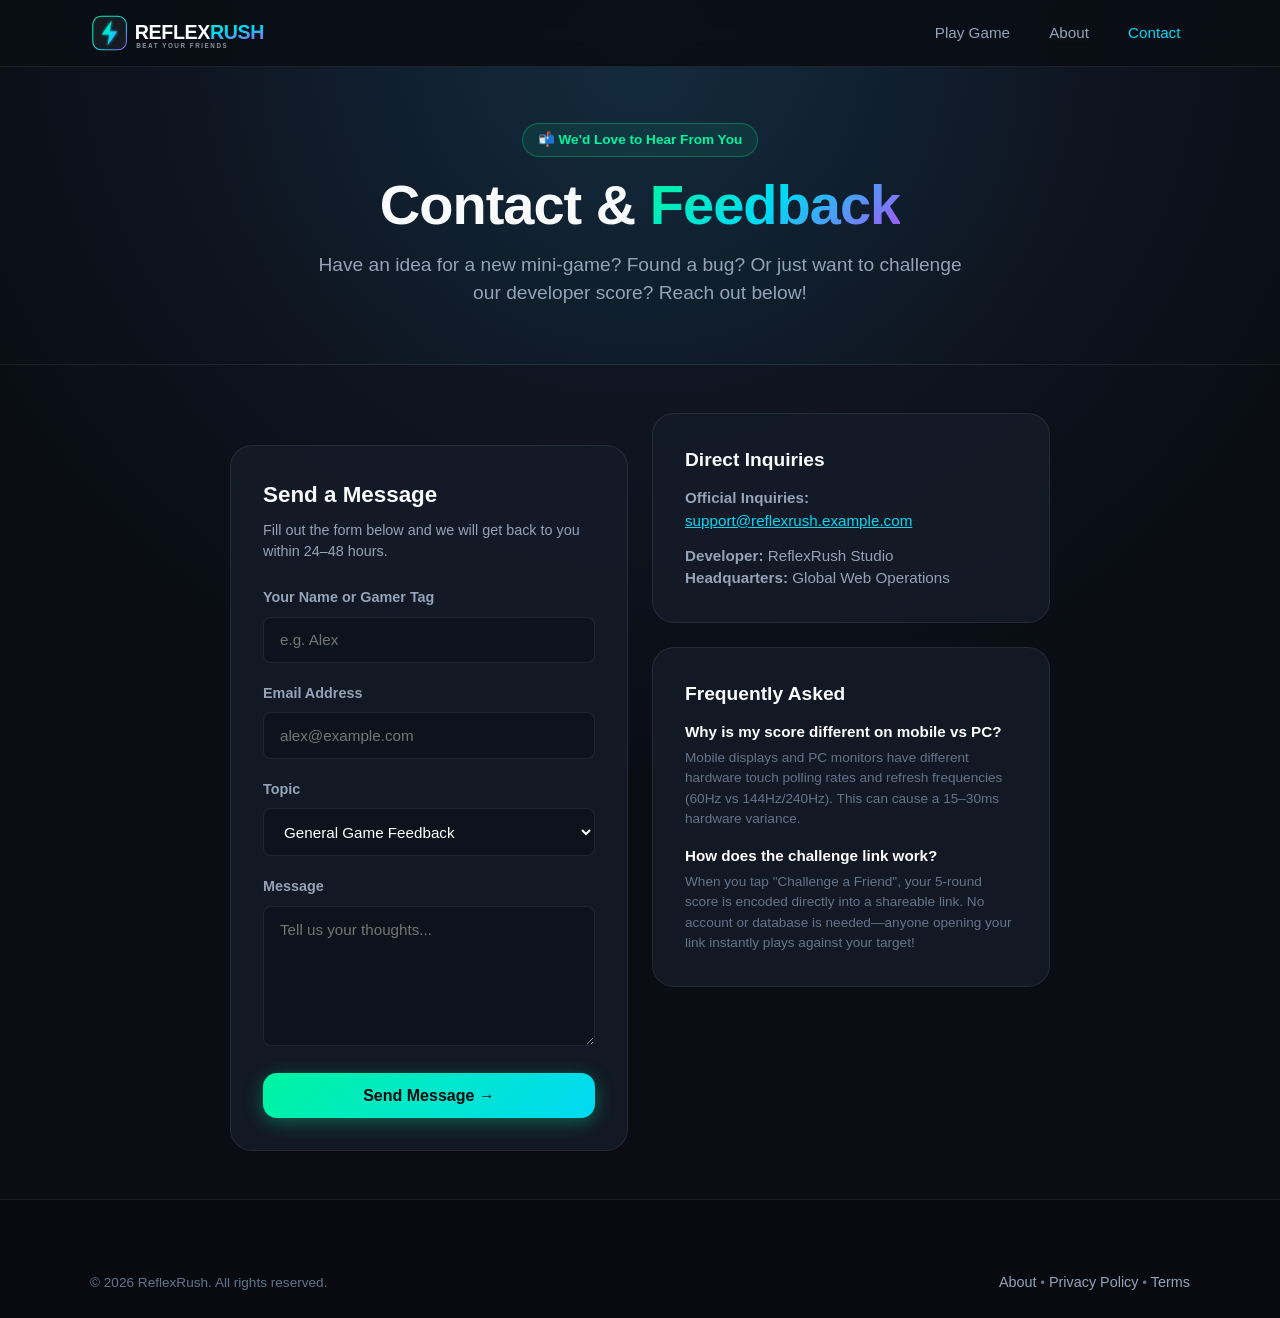
<file: contact.html>
<!DOCTYPE html>
<html lang="en">
<head>
  <meta charset="UTF-8">
  <meta name="viewport" content="width=device-width, initial-scale=1.0">
  <title>Contact &amp; Feedback - ReflexRush</title>
  <meta name="description" content="Get in touch with the ReflexRush team for feedback, bug reports, partnership inquiries, or suggestions for new mini-games.">
  <link rel="icon" type="image/svg+xml" href="assets/favicon.svg">
  <link rel="stylesheet" href="style.css">
</head>
<body>

  <!-- Site Navigation Header -->
  <header class="site-header">
    <div class="container header-inner">
      <a href="index.html" class="brand-link" aria-label="ReflexRush Home">
        <img src="assets/logo.svg" alt="ReflexRush Logo" class="brand-logo" width="280" height="60">
      </a>
      
      <nav aria-label="Main Navigation">
        <ul class="nav-menu">
          <li><a href="index.html" class="nav-link">Play Game</a></li>
          <li><a href="about.html" class="nav-link">About</a></li>
          <li><a href="contact.html" class="nav-link active">Contact</a></li>
        </ul>
      </nav>
    </div>
  </header>

  <main>
    <section class="page-hero">
      <div class="container">
        <div class="hero-pill">
          <span>📬 We'd Love to Hear From You</span>
        </div>
        <h1 class="hero-title">Contact &amp; <span class="text-gradient">Feedback</span></h1>
        <p class="hero-subtitle">
          Have an idea for a new mini-game? Found a bug? Or just want to challenge our developer score? Reach out below!
        </p>
      </div>
    </section>

    <div class="container page-content">
      <div class="grid-3" style="grid-template-columns: 1fr 1fr; align-items: start;">
        
        <!-- Contact Form -->
        <div class="contact-card">
          <h2 style="font-size: 1.4rem; font-weight: 800; margin-bottom: 0.5rem;">Send a Message</h2>
          <p style="color: var(--text-secondary); font-size: 0.9rem; margin-bottom: 1.5rem;">
            Fill out the form below and we will get back to you within 24–48 hours.
          </p>

          <form id="contactForm">
            <div class="form-group">
              <label for="contactName" class="form-label">Your Name or Gamer Tag</label>
              <input type="text" id="contactName" class="form-control" placeholder="e.g. Alex" required>
            </div>

            <div class="form-group">
              <label for="contactEmail" class="form-label">Email Address</label>
              <input type="email" id="contactEmail" class="form-control" placeholder="alex@example.com" required>
            </div>

            <div class="form-group">
              <label for="contactTopic" class="form-label">Topic</label>
              <select id="contactTopic" class="form-control">
                <option value="feedback">General Game Feedback</option>
                <option value="bug">Bug Report / Hardware Issue</option>
                <option value="game-idea">New Mini-Game Suggestion</option>
                <option value="sponsorship">Sponsorship / Business Inquiry</option>
              </select>
            </div>

            <div class="form-group">
              <label for="contactMessage" class="form-label">Message</label>
              <textarea id="contactMessage" class="form-control" placeholder="Tell us your thoughts..." required></textarea>
            </div>

            <button type="submit" class="btn btn-primary" style="width: 100%;">
              Send Message &rarr;
            </button>
          </form>

          <div id="contactSuccess" style="display: none; background: rgba(16, 185, 129, 0.15); border: 1px solid #10b981; color: #34d399; padding: 1rem; border-radius: 8px; margin-top: 1rem; text-align: center; font-weight: 600;">
            ✅ Thank you for your feedback! Your message has been recorded.
          </div>
        </div>

        <!-- Direct Info & FAQs -->
        <div>
          <div class="contact-card" style="margin-top: 0; margin-bottom: 1.5rem;">
            <h3 style="font-size: 1.2rem; font-weight: 700; margin-bottom: 0.75rem;">Direct Inquiries</h3>
            <p style="color: var(--text-secondary); font-size: 0.95rem; margin-bottom: 0.75rem;">
              <strong>Official Inquiries:</strong><br>
              <a href="mailto:support@reflexrush.example.com" style="color: var(--neon-cyan);">support@reflexrush.example.com</a>
            </p>
            <p style="color: var(--text-secondary); font-size: 0.95rem;">
              <strong>Developer:</strong> ReflexRush Studio<br>
              <strong>Headquarters:</strong> Global Web Operations
            </p>
          </div>

          <div class="contact-card" style="margin-top: 0;">
            <h3 style="font-size: 1.2rem; font-weight: 700; margin-bottom: 0.75rem;">Frequently Asked</h3>
            <div style="margin-bottom: 1rem;">
              <h4 style="color: #fff; font-size: 0.95rem; margin-bottom: 0.25rem;">Why is my score different on mobile vs PC?</h4>
              <p style="color: var(--text-muted); font-size: 0.85rem;">
                Mobile displays and PC monitors have different hardware touch polling rates and refresh frequencies (60Hz vs 144Hz/240Hz). This can cause a 15–30ms hardware variance.
              </p>
            </div>
            <div>
              <h4 style="color: #fff; font-size: 0.95rem; margin-bottom: 0.25rem;">How does the challenge link work?</h4>
              <p style="color: var(--text-muted); font-size: 0.85rem;">
                When you tap "Challenge a Friend", your 5-round score is encoded directly into a shareable link. No account or database is needed—anyone opening your link instantly plays against your target!
              </p>
            </div>
          </div>
        </div>

      </div>
    </div>
  </main>

  <footer class="site-footer">
    <div class="container footer-bottom" style="border-top: none;">
      <p>&copy; 2026 ReflexRush. All rights reserved.</p>
      <p><a href="about.html" class="footer-link">About</a> &bull; <a href="privacy.html" class="footer-link">Privacy Policy</a> &bull; <a href="terms.html" class="footer-link">Terms</a></p>
    </div>
  </footer>

  <script>
    document.getElementById('contactForm').addEventListener('submit', function(e) {
      e.preventDefault();
      document.getElementById('contactForm').style.display = 'none';
      document.getElementById('contactSuccess').style.display = 'block';
    });
  </script>
</body>
</html>
</file>
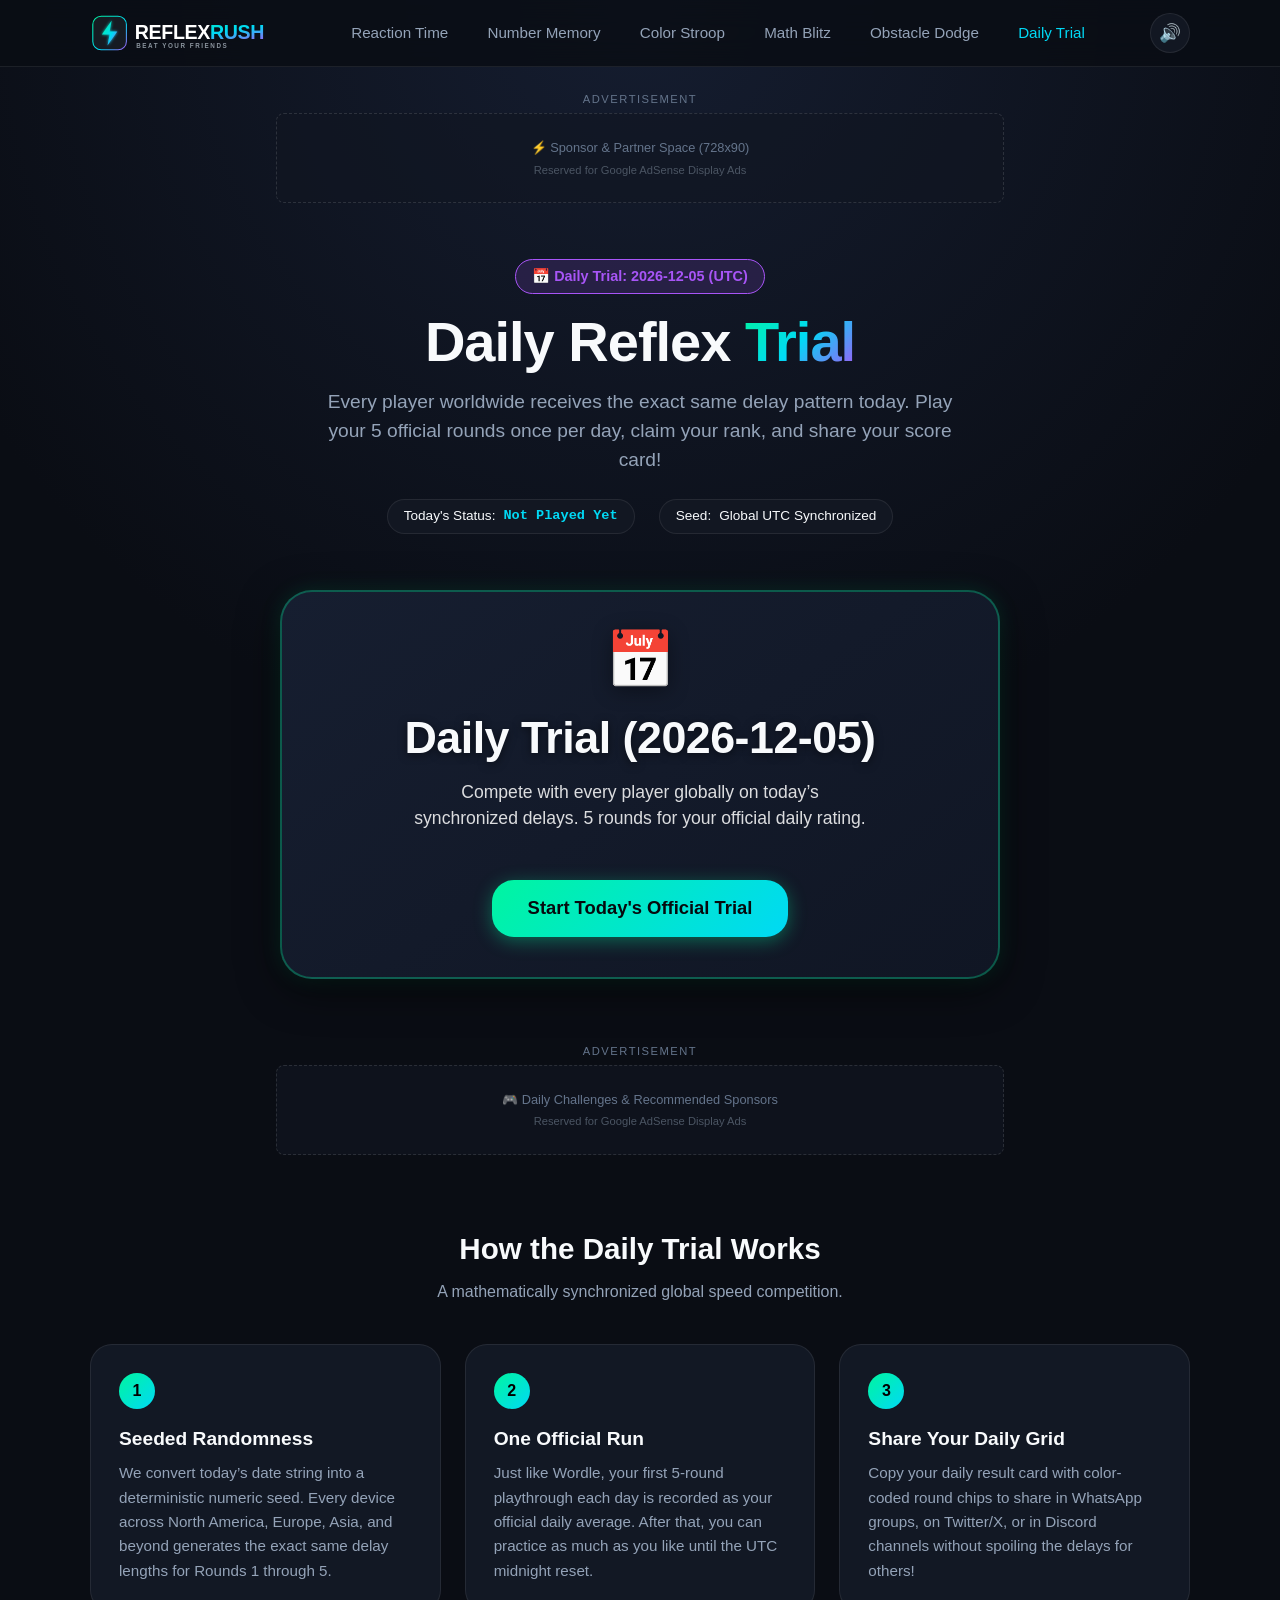
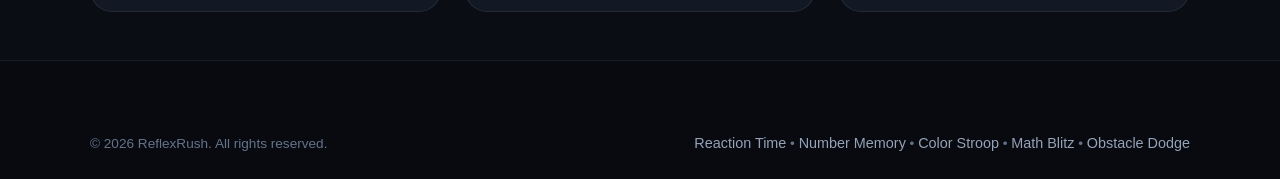
<file: daily-puzzle.html>
<!DOCTYPE html>
<html lang="en">
<head>
  <meta charset="UTF-8">
  <meta name="viewport" content="width=device-width, initial-scale=1.0, maximum-scale=5.0">
  <title>Daily Reflex Trial - Global Synchronized Reflex Challenge | ReflexRush</title>
  
  <meta name="description" content="One synchronized reflex benchmark every 24 hours. Compete with players worldwide on identical seeded delays, claim your daily ranking, and share your Wordle-style score grid!">
  <meta name="keywords" content="daily reflex puzzle, daily reaction challenge, synchronized speed test, wordle reflex, reflexrush">
  <meta name="author" content="ReflexRush">
  <meta name="robots" content="index, follow">
  <link rel="canonical" href="https://reflexrush.example.com/daily-puzzle.html">

  <meta property="og:type" content="website">
  <meta property="og:url" content="https://reflexrush.example.com/daily-puzzle.html">
  <meta property="og:title" content="ReflexRush Daily Trial - Today's Global Challenge">
  <meta property="og:description" content="One daily trial with identical seeded delays for every player in the world. What is your score today?">
  <meta property="og:image" content="https://reflexrush.example.com/assets/og-image.svg">

  <link rel="icon" type="image/svg+xml" href="assets/favicon.svg">
  <link rel="stylesheet" href="style.css">
</head>
<body>

  <a href="#mainContent" class="skip-link">Skip to game</a>

  <!-- Site Navigation Header -->
  <header class="site-header">
    <div class="container header-inner">
      <a href="index.html" class="brand-link" aria-label="ReflexRush Home">
        <img src="assets/logo.svg" alt="ReflexRush Logo" class="brand-logo" width="280" height="60">
      </a>
      
      <nav aria-label="Main Navigation">
        <ul class="nav-menu">
          <li><a href="index.html" class="nav-link">Reaction Time</a></li>
          <li><a href="number-memory.html" class="nav-link">Number Memory</a></li>
          <li><a href="color-stroop.html" class="nav-link">Color Stroop</a></li>
          <li><a href="math-blitz.html" class="nav-link">Math Blitz</a></li>
          <li><a href="obstacle-dodge.html" class="nav-link">Obstacle Dodge</a></li>
          <li><a href="daily-puzzle.html" class="nav-link active">Daily Trial</a></li>
        </ul>
      </nav>

      <div class="header-actions">
        <button type="button" id="soundToggleBtn" class="icon-btn" aria-label="Toggle Sound" title="Sound Effects">
          🔊
        </button>
      </div>
    </div>
  </header>

  <!-- TOP ADVERTISEMENT SLOT -->
  <div class="container ad-slot-wrapper">
    <span class="ad-label">Advertisement</span>
    <div class="ad-slot">
      <span>⚡ Sponsor &amp; Partner Space (728x90)</span>
      <span class="ad-slot-subtext">Reserved for Google AdSense Display Ads</span>
    </div>
  </div>

  <main id="mainContent">

    <section class="hero-section">
      <div class="container">
        <div class="daily-date-badge" id="dailyDateBadge">
          📅 Loading Today's Seed...
        </div>
        <h1 class="hero-title">Daily Reflex <span class="text-gradient">Trial</span></h1>
        <p class="hero-subtitle">
          Every player worldwide receives the exact same delay pattern today. Play your 5 official rounds once per day, claim your rank, and share your score card!
        </p>

        <div class="quick-stats">
          <div class="stat-pill">
            <span>Today's Status:</span>
            <strong id="heroDailyStatus">Checking...</strong>
          </div>
          <div class="stat-pill">
            <span>Seed:</span>
            <span>Global UTC Synchronized</span>
          </div>
        </div>
      </div>
    </section>

    <!-- GAME ARENA -->
    <section class="game-section" aria-label="Daily Trial Arena">
      <div class="container game-container">
        
        <div id="gameArena" class="game-arena state-idle" tabindex="0" role="button" aria-label="Daily game arena. Click or press space to play.">
          <div id="arenaIcon" class="arena-icon">📅</div>
          <h2 id="arenaTitle" class="arena-title">Daily Trial</h2>
          <p id="arenaDesc" class="arena-desc">Compete with every player globally on today’s synchronized delays.</p>
          
          <div id="arenaActions" class="arena-actions">
            <!-- Populated by daily-puzzle.js -->
          </div>
        </div>

      </div>
    </section>

    <!-- IN-CONTENT ADVERTISEMENT SLOT -->
    <div class="container ad-slot-wrapper">
      <span class="ad-label">Advertisement</span>
      <div class="ad-slot">
        <span>🎮 Daily Challenges &amp; Recommended Sponsors</span>
        <span class="ad-slot-subtext">Reserved for Google AdSense Display Ads</span>
      </div>
    </div>

    <!-- HOW SYNCHRONIZED SEEDS WORK -->
    <section class="info-section">
      <div class="container">
        <h2 class="section-title">How the Daily Trial Works</h2>
        <p class="section-subtitle">A mathematically synchronized global speed competition.</p>

        <div class="grid-3">
          <div class="card">
            <div class="card-step-num">1</div>
            <h3 class="card-title">Seeded Randomness</h3>
            <p class="card-text">
              We convert today’s date string into a deterministic numeric seed. Every device across North America, Europe, Asia, and beyond generates the exact same delay lengths for Rounds 1 through 5.
            </p>
          </div>

          <div class="card">
            <div class="card-step-num">2</div>
            <h3 class="card-title">One Official Run</h3>
            <p class="card-text">
              Just like Wordle, your first 5-round playthrough each day is recorded as your official daily average. After that, you can practice as much as you like until the UTC midnight reset.
            </p>
          </div>

          <div class="card">
            <div class="card-step-num">3</div>
            <h3 class="card-title">Share Your Daily Grid</h3>
            <p class="card-text">
              Copy your daily result card with color-coded round chips to share in WhatsApp groups, on Twitter/X, or in Discord channels without spoiling the delays for others!
            </p>
          </div>
        </div>
      </div>
    </section>

  </main>

  <div id="toastNotice" class="toast-notice" role="status" aria-live="polite">
    <span>✅</span>
    <span id="toastMsg">Copied to clipboard!</span>
  </div>

  <footer class="site-footer">
    <div class="container footer-bottom" style="border-top: none;">
      <p>&copy; 2026 ReflexRush. All rights reserved.</p>
      <p>
        <a href="index.html" class="footer-link">Reaction Time</a> &bull;
        <a href="number-memory.html" class="footer-link">Number Memory</a> &bull;
        <a href="color-stroop.html" class="footer-link">Color Stroop</a> &bull;
        <a href="math-blitz.html" class="footer-link">Math Blitz</a> &bull;
        <a href="obstacle-dodge.html" class="footer-link">Obstacle Dodge</a>
      </p>
    </div>
  </footer>

  <script src="daily-puzzle.js"></script>
</body>
</html>
</file>
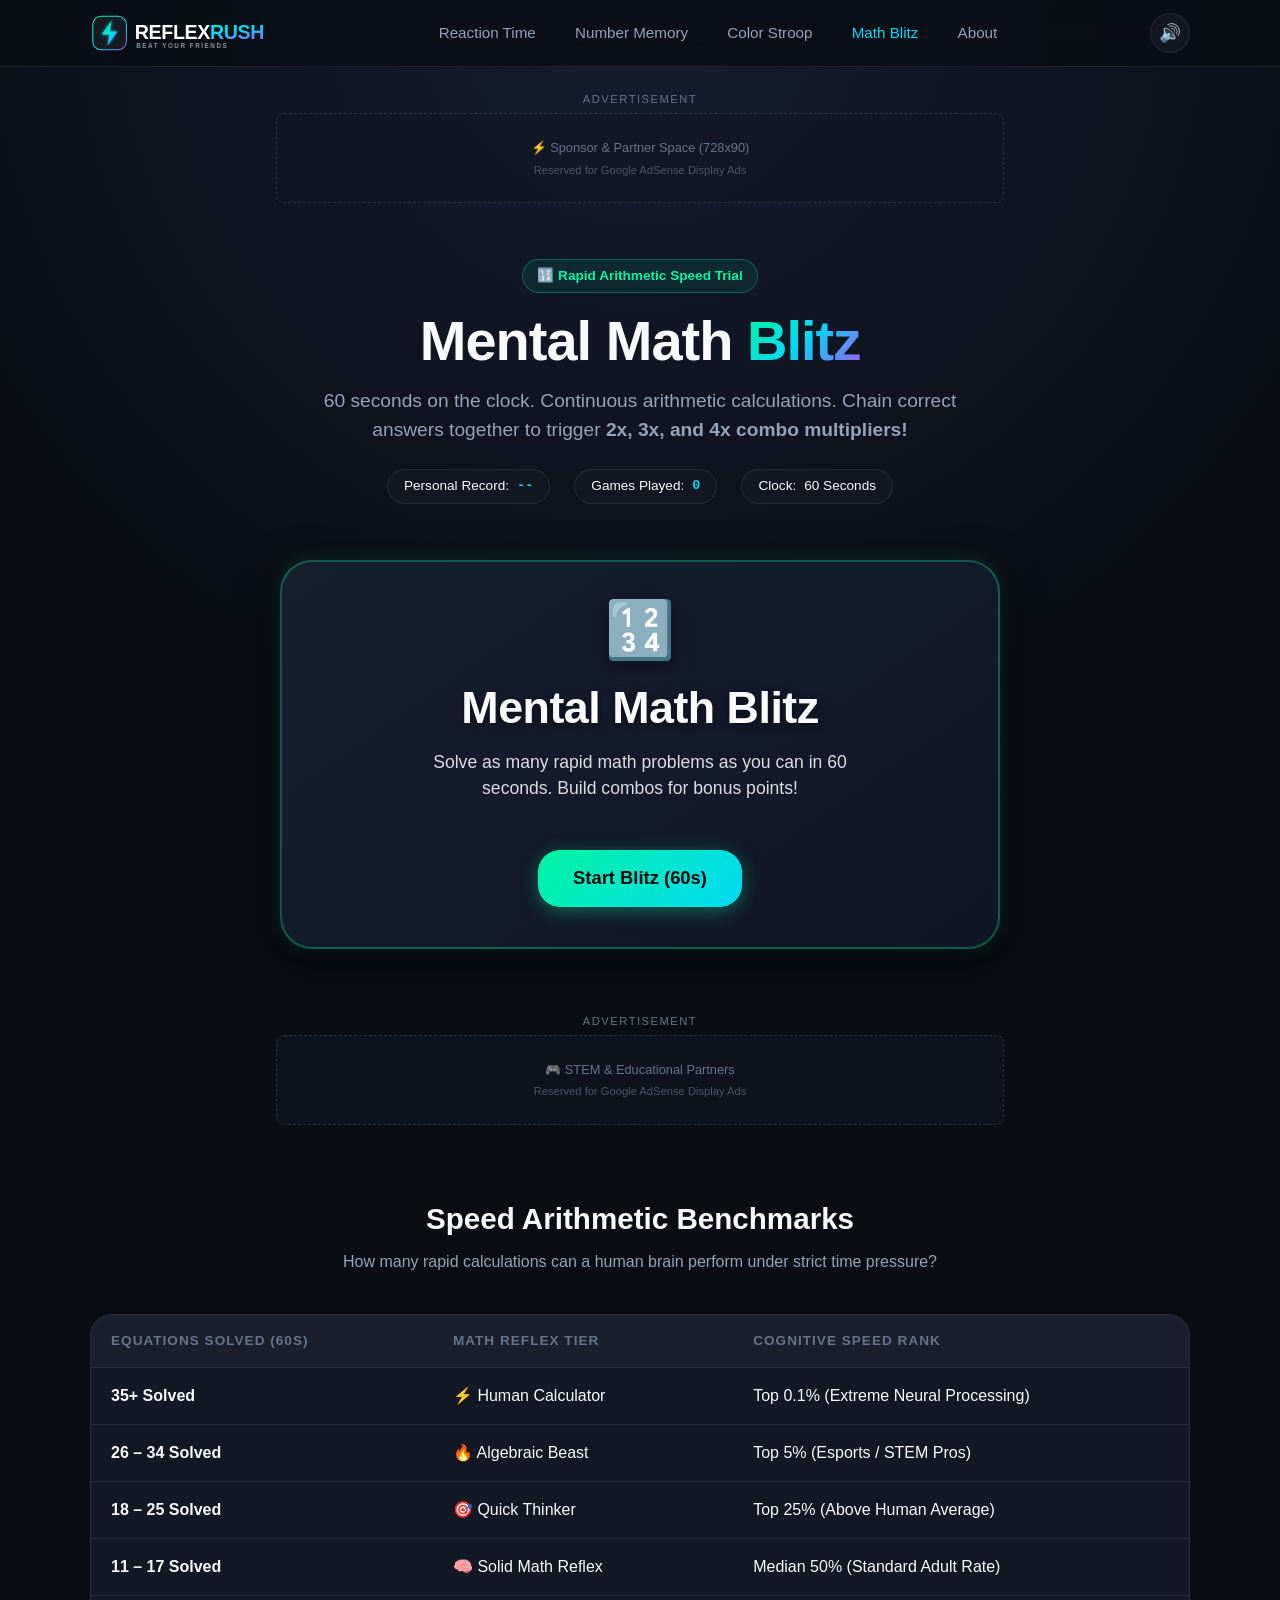
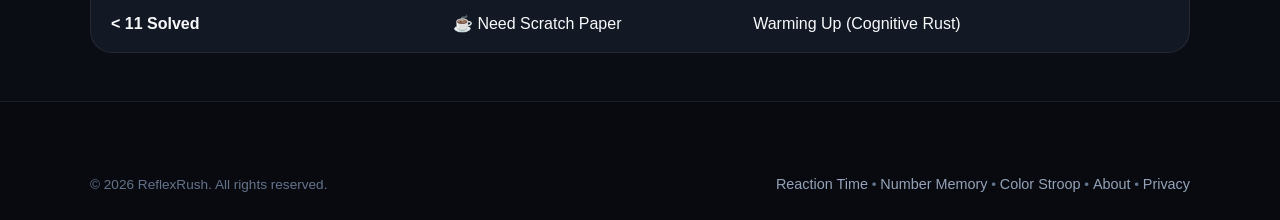
<file: math-blitz.html>
<!DOCTYPE html>
<html lang="en">
<head>
  <meta charset="UTF-8">
  <meta name="viewport" content="width=device-width, initial-scale=1.0, maximum-scale=5.0">
  <title>Mental Math Blitz - 60-Second Speed Arithmetic | ReflexRush</title>
  
  <meta name="description" content="Test your raw mental calculation speed. Solve as many rapid arithmetic equations as you can in 60 seconds with combo streaks. Free online brain training on ReflexRush!">
  <meta name="keywords" content="mental math test, speed math, arithmetic sprint, math reflex, brain game, reflexrush">
  <meta name="author" content="ReflexRush">
  <meta name="robots" content="index, follow">
  <link rel="canonical" href="https://reflexrush.example.com/math-blitz.html">

  <meta property="og:type" content="website">
  <meta property="og:url" content="https://reflexrush.example.com/math-blitz.html">
  <meta property="og:title" content="Mental Math Blitz - How Many Equations Can You Solve in 60s?">
  <meta property="og:description" content="Rapid-fire arithmetic sprint with combo multipliers. Can you solve 25+ equations in 60 seconds?">
  <meta property="og:image" content="https://reflexrush.example.com/assets/og-image.svg">

  <link rel="icon" type="image/svg+xml" href="assets/favicon.svg">
  <link rel="stylesheet" href="style.css">
</head>
<body>

  <a href="#mainContent" class="skip-link">Skip to game</a>

  <!-- Challenge Alert Banner -->
  <aside id="challengeBanner" class="challenge-banner" style="display: none;" aria-label="Friend Challenge">
    <div class="challenge-content">
      <span class="challenge-badge">Dare</span>
      <span id="challengeMsg">Someone has challenged you!</span>
      <button type="button" id="challengeCloseBtn" class="challenge-close" aria-label="Dismiss banner">&times;</button>
    </div>
  </aside>

  <!-- Site Navigation Header -->
  <header class="site-header">
    <div class="container header-inner">
      <a href="index.html" class="brand-link" aria-label="ReflexRush Home">
        <img src="assets/logo.svg" alt="ReflexRush Logo" class="brand-logo" width="280" height="60">
      </a>
      
      <nav aria-label="Main Navigation">
        <ul class="nav-menu">
          <li><a href="index.html" class="nav-link">Reaction Time</a></li>
          <li><a href="number-memory.html" class="nav-link">Number Memory</a></li>
          <li><a href="color-stroop.html" class="nav-link">Color Stroop</a></li>
          <li><a href="math-blitz.html" class="nav-link active">Math Blitz</a></li>
          <li><a href="about.html" class="nav-link">About</a></li>
        </ul>
      </nav>

      <div class="header-actions">
        <button type="button" id="soundToggleBtn" class="icon-btn" aria-label="Toggle Sound" title="Sound Effects">
          🔊
        </button>
      </div>
    </div>
  </header>

  <!-- TOP ADVERTISEMENT SLOT -->
  <div class="container ad-slot-wrapper">
    <span class="ad-label">Advertisement</span>
    <div class="ad-slot">
      <span>⚡ Sponsor &amp; Partner Space (728x90)</span>
      <span class="ad-slot-subtext">Reserved for Google AdSense Display Ads</span>
    </div>
  </div>

  <main id="mainContent">

    <section class="hero-section">
      <div class="container">
        <div class="hero-pill">
          <span>🔢 Rapid Arithmetic Speed Trial</span>
        </div>
        <h1 class="hero-title">Mental Math <span class="text-gradient">Blitz</span></h1>
        <p class="hero-subtitle">
          60 seconds on the clock. Continuous arithmetic calculations. Chain correct answers together to trigger <strong>2x, 3x, and 4x combo multipliers!</strong>
        </p>

        <div class="quick-stats">
          <div class="stat-pill">
            <span>Personal Record:</span>
            <strong id="heroBestSolved">--</strong>
          </div>
          <div class="stat-pill">
            <span>Games Played:</span>
            <strong id="heroTotalGames">0</strong>
          </div>
          <div class="stat-pill">
            <span>Clock:</span>
            <span>60 Seconds</span>
          </div>
        </div>
      </div>
    </section>

    <!-- GAME ARENA -->
    <section class="game-section" aria-label="Math Blitz Arena">
      <div class="container game-container">
        
        <div id="gameArena" class="game-arena state-idle" tabindex="0" role="region" aria-label="Math blitz arena">
          <div id="arenaIcon" class="arena-icon">🔢</div>
          <h2 id="arenaTitle" class="arena-title">Mental Math Blitz</h2>
          <p id="arenaDesc" class="arena-desc">Solve as many rapid math problems as you can in 60 seconds. Build combos for bonus points!</p>
          
          <div id="arenaActions" class="arena-actions">
            <!-- Populated by math-blitz.js -->
          </div>
        </div>

      </div>
    </section>

    <!-- IN-CONTENT ADVERTISEMENT SLOT -->
    <div class="container ad-slot-wrapper">
      <span class="ad-label">Advertisement</span>
      <div class="ad-slot">
        <span>🎮 STEM &amp; Educational Partners</span>
        <span class="ad-slot-subtext">Reserved for Google AdSense Display Ads</span>
      </div>
    </div>

    <!-- BENCHMARKS & COGNITIVE SPEED -->
    <section class="info-section">
      <div class="container">
        <h2 class="section-title">Speed Arithmetic Benchmarks</h2>
        <p class="section-subtitle">How many rapid calculations can a human brain perform under strict time pressure?</p>

        <div class="benchmark-table-wrapper">
          <table class="benchmark-table" summary="Mental math 60-second score tiers">
            <thead>
              <tr>
                <th scope="col">Equations Solved (60s)</th>
                <th scope="col">Math Reflex Tier</th>
                <th scope="col">Cognitive Speed Rank</th>
              </tr>
            </thead>
            <tbody>
              <tr>
                <td><strong>35+ Solved</strong></td>
                <td>⚡ Human Calculator</td>
                <td>Top 0.1% (Extreme Neural Processing)</td>
              </tr>
              <tr>
                <td><strong>26 – 34 Solved</strong></td>
                <td>🔥 Algebraic Beast</td>
                <td>Top 5% (Esports / STEM Pros)</td>
              </tr>
              <tr>
                <td><strong>18 – 25 Solved</strong></td>
                <td>🎯 Quick Thinker</td>
                <td>Top 25% (Above Human Average)</td>
              </tr>
              <tr>
                <td><strong>11 – 17 Solved</strong></td>
                <td>🧠 Solid Math Reflex</td>
                <td>Median 50% (Standard Adult Rate)</td>
              </tr>
              <tr>
                <td><strong>&lt; 11 Solved</strong></td>
                <td>☕ Need Scratch Paper</td>
                <td>Warming Up (Cognitive Rust)</td>
              </tr>
            </tbody>
          </table>
        </div>
      </div>
    </section>

  </main>

  <!-- VIRAL SHARE MODAL -->
  <div id="shareModal" class="modal-overlay" aria-hidden="true" role="dialog" aria-modal="true" aria-labelledby="modalShareTitle">
    <div class="modal-card">
      <div class="modal-header">
        <h3 id="modalShareTitle" class="modal-title">🔢 Dare Your Friends!</h3>
        <button type="button" id="modalCloseBtn" class="modal-close" aria-label="Close dialog">&times;</button>
      </div>
      <p style="color: var(--text-secondary); font-size: 0.95rem;">
        Dare your friends to beat your 60-second mental math calculation record!
      </p>

      <div class="share-url-box">
        <input type="text" id="shareInput" class="share-input" readonly aria-label="Challenge URL">
        <button type="button" id="copyShareBtn" class="btn btn-primary">Copy</button>
      </div>

      <div class="share-networks">
        <a id="shareWhatsApp" class="share-net-btn" target="_blank" rel="noopener noreferrer">
          <span>💬</span>
          <span>WhatsApp</span>
        </a>
        <a id="shareX" class="share-net-btn" target="_blank" rel="noopener noreferrer">
          <span>🐦</span>
          <span>Twitter / X</span>
        </a>
        <a id="shareTelegram" class="share-net-btn" target="_blank" rel="noopener noreferrer">
          <span>✈️</span>
          <span>Telegram</span>
        </a>
      </div>
    </div>
  </div>

  <div id="toastNotice" class="toast-notice" role="status" aria-live="polite">
    <span>✅</span>
    <span id="toastMsg">Copied to clipboard!</span>
  </div>

  <footer class="site-footer">
    <div class="container footer-bottom" style="border-top: none;">
      <p>&copy; 2026 ReflexRush. All rights reserved.</p>
      <p>
        <a href="index.html" class="footer-link">Reaction Time</a> &bull;
        <a href="number-memory.html" class="footer-link">Number Memory</a> &bull;
        <a href="color-stroop.html" class="footer-link">Color Stroop</a> &bull;
        <a href="about.html" class="footer-link">About</a> &bull;
        <a href="privacy.html" class="footer-link">Privacy</a>
      </p>
    </div>
  </footer>

  <script src="math-blitz.js"></script>
</body>
</html>
</file>
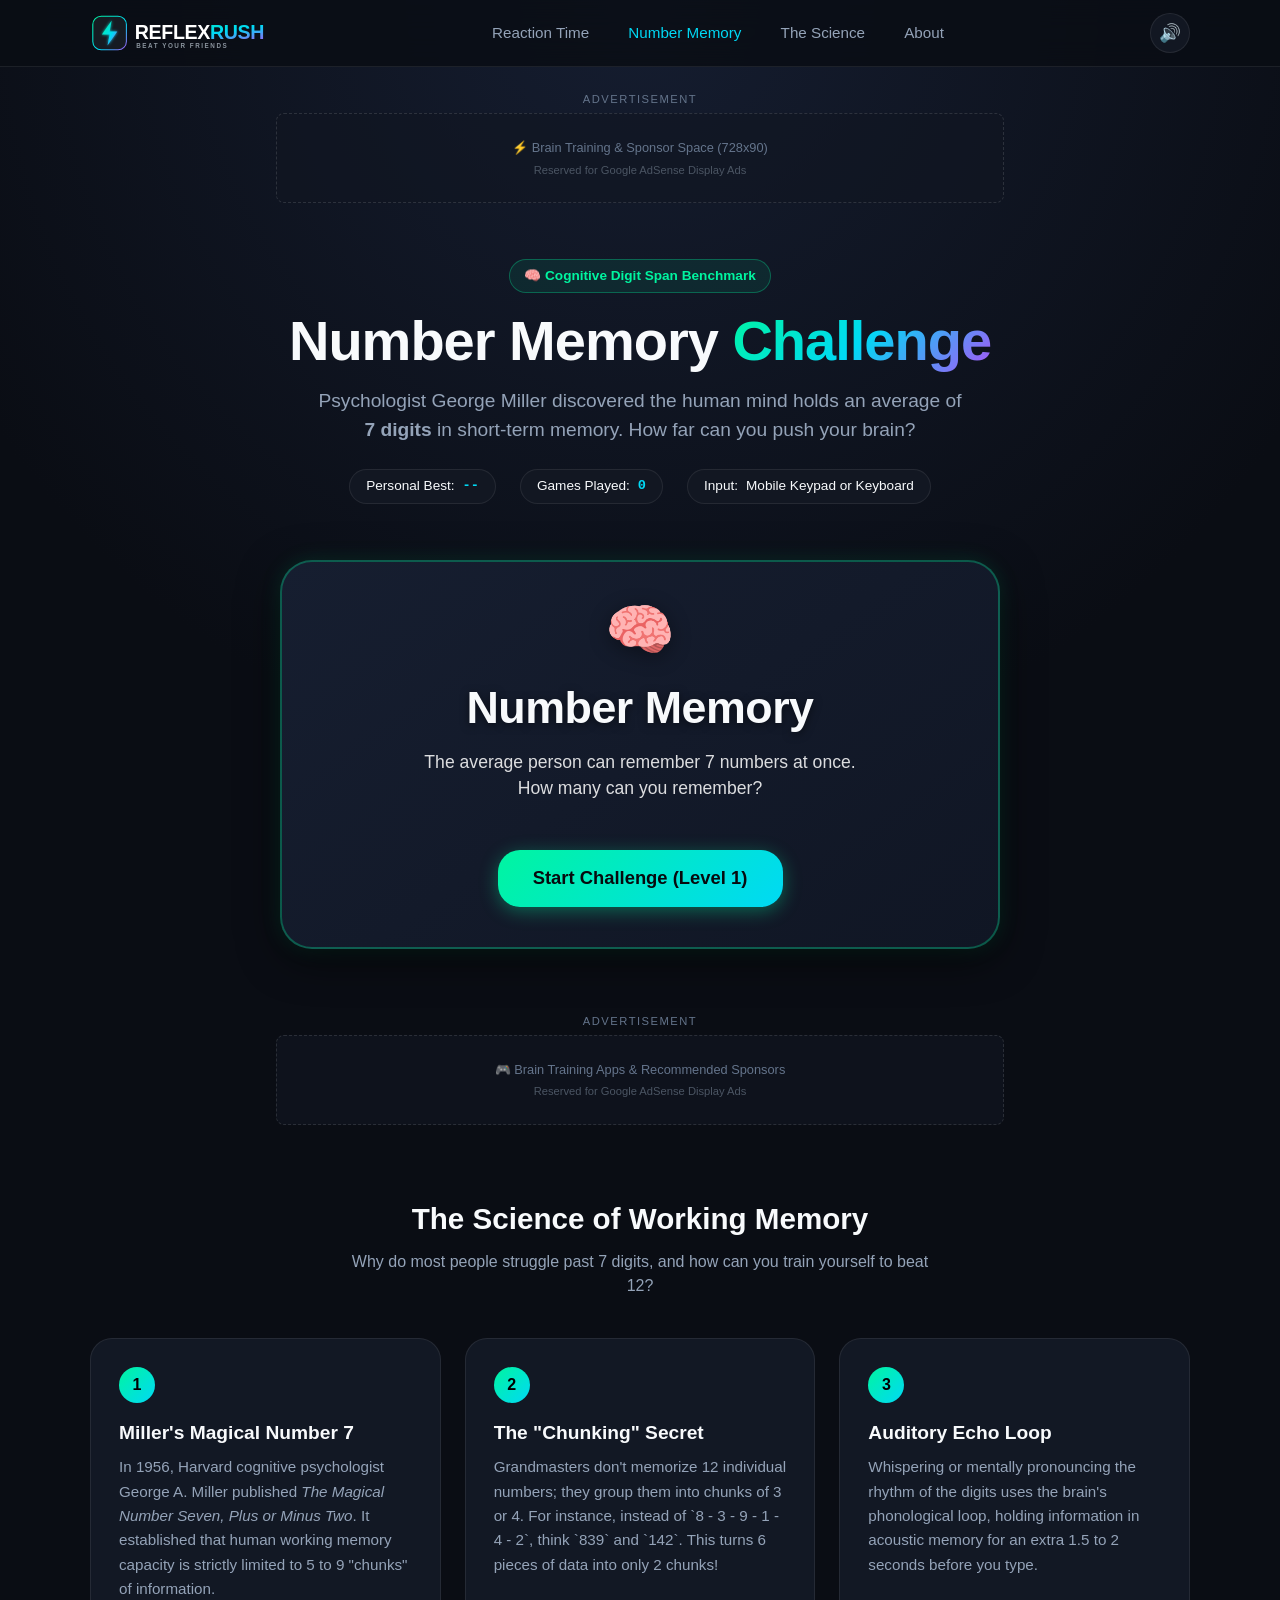
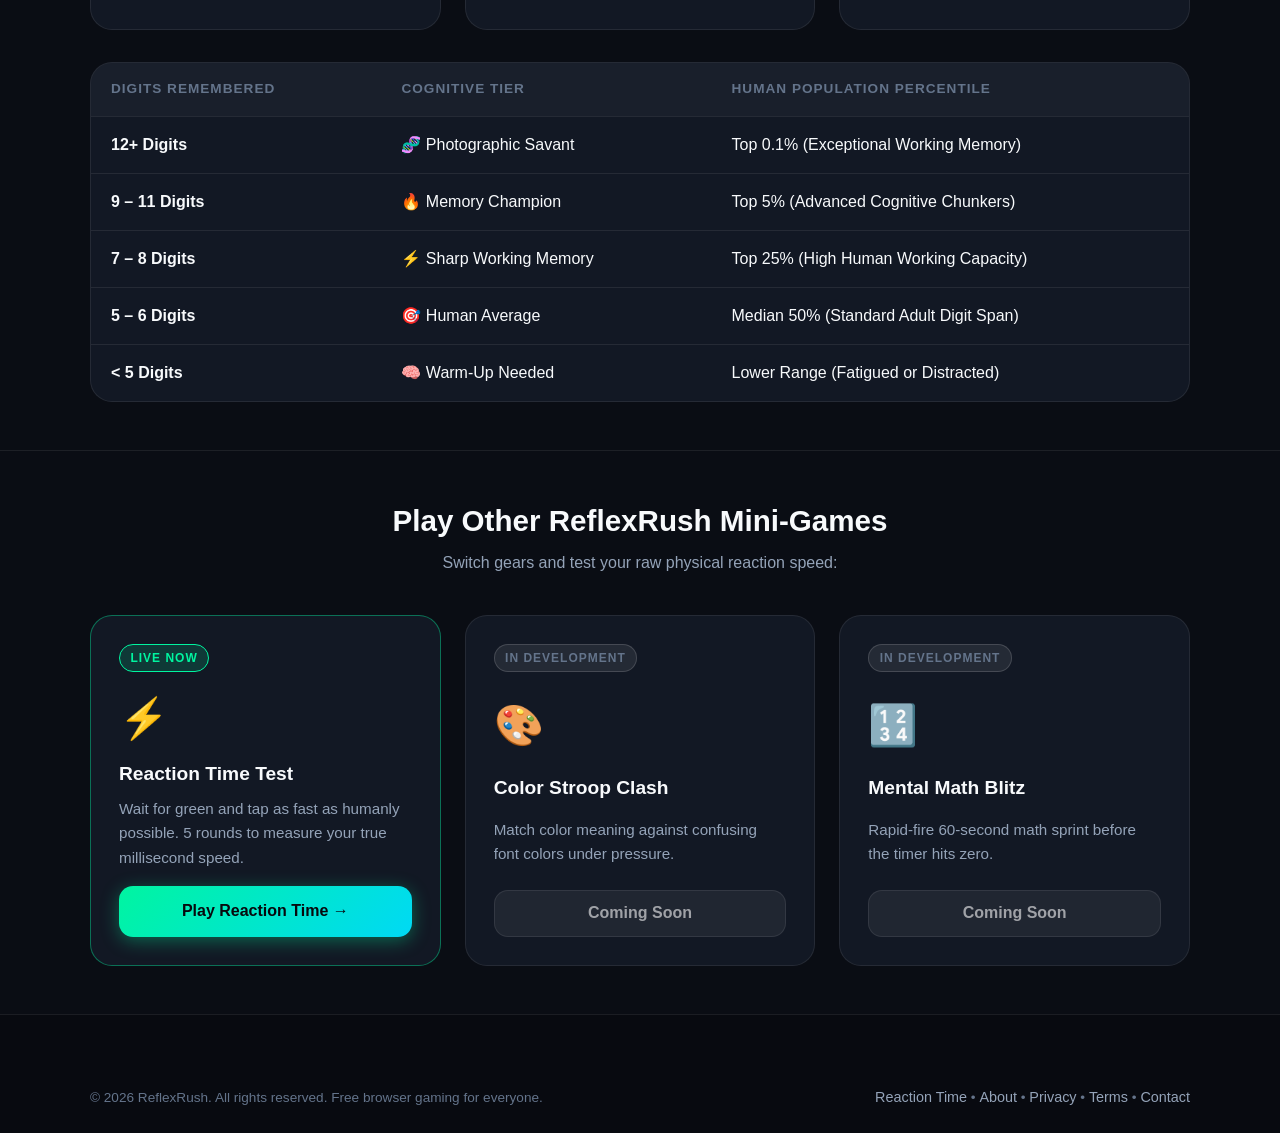
<file: number-memory.html>
<!DOCTYPE html>
<html lang="en">
<head>
  <meta charset="UTF-8">
  <meta name="viewport" content="width=device-width, initial-scale=1.0, maximum-scale=5.0">
  <title>Number Memory Challenge - How Many Digits Can You Remember? | ReflexRush</title>
  
  <meta name="description" content="Test and expand your working memory. The average human remembers 7 digits at once. Can you remember 10, 12, or more? Play free online and challenge your friends!">
  <meta name="keywords" content="number memory test, working memory test, memory benchmark, brain game, digit span test, reflexrush">
  <meta name="author" content="ReflexRush">
  <meta name="robots" content="index, follow">
  <link rel="canonical" href="https://reflexrush.example.com/number-memory.html">

  <!-- Open Graph -->
  <meta property="og:type" content="website">
  <meta property="og:url" content="https://reflexrush.example.com/number-memory.html">
  <meta property="og:title" content="Number Memory Challenge - How Many Digits Can You Remember?">
  <meta property="og:description" content="The average human remembers 7 digits at once. Think your brain can reach 10 or 12? Play free on ReflexRush!">
  <meta property="og:image" content="https://reflexrush.example.com/assets/og-image.svg">

  <!-- Twitter -->
  <meta name="twitter:card" content="summary_large_image">
  <meta name="twitter:title" content="Number Memory Challenge - ReflexRush">
  <meta name="twitter:description" content="Test your raw working memory capacity. Challenge your friends to beat your digit score!">
  <meta name="twitter:image" content="https://reflexrush.example.com/assets/og-image.svg">

  <link rel="icon" type="image/svg+xml" href="assets/favicon.svg">
  <link rel="stylesheet" href="style.css">
</head>
<body>

  <a href="#mainContent" class="skip-link">Skip to game</a>

  <!-- Challenge Alert Banner -->
  <aside id="challengeBanner" class="challenge-banner" style="display: none;" aria-label="Friend Challenge">
    <div class="challenge-content">
      <span class="challenge-badge">Dare</span>
      <span id="challengeMsg">Someone has challenged you!</span>
      <button type="button" id="challengeCloseBtn" class="challenge-close" aria-label="Dismiss banner">&times;</button>
    </div>
  </aside>

  <!-- Site Navigation Header -->
  <header class="site-header">
    <div class="container header-inner">
      <a href="index.html" class="brand-link" aria-label="ReflexRush Home">
        <img src="assets/logo.svg" alt="ReflexRush Logo" class="brand-logo" width="280" height="60">
      </a>
      
      <nav aria-label="Main Navigation">
        <ul class="nav-menu">
          <li><a href="index.html" class="nav-link">Reaction Time</a></li>
          <li><a href="number-memory.html" class="nav-link active">Number Memory</a></li>
          <li><a href="#scienceMemory" class="nav-link">The Science</a></li>
          <li><a href="about.html" class="nav-link">About</a></li>
        </ul>
      </nav>

      <div class="header-actions">
        <button type="button" id="soundToggleBtn" class="icon-btn" aria-label="Toggle Sound" title="Sound Effects">
          🔊
        </button>
      </div>
    </div>
  </header>

  <!-- TOP ADVERTISEMENT SLOT -->
  <div class="container ad-slot-wrapper">
    <span class="ad-label">Advertisement</span>
    <div class="ad-slot">
      <span>⚡ Brain Training &amp; Sponsor Space (728x90)</span>
      <span class="ad-slot-subtext">Reserved for Google AdSense Display Ads</span>
    </div>
  </div>

  <main id="mainContent">

    <!-- HERO SECTION -->
    <section class="hero-section">
      <div class="container">
        <div class="hero-pill">
          <span>🧠 Cognitive Digit Span Benchmark</span>
        </div>
        <h1 class="hero-title">Number Memory <span class="text-gradient">Challenge</span></h1>
        <p class="hero-subtitle">
          Psychologist George Miller discovered the human mind holds an average of <strong>7 digits</strong> in short-term memory. How far can you push your brain?
        </p>

        <!-- Stats Bar -->
        <div class="quick-stats">
          <div class="stat-pill">
            <span>Personal Best:</span>
            <strong id="heroBestDigits">--</strong>
          </div>
          <div class="stat-pill">
            <span>Games Played:</span>
            <strong id="heroTotalGames">0</strong>
          </div>
          <div class="stat-pill">
            <span>Input:</span>
            <span>Mobile Keypad or Keyboard</span>
          </div>
        </div>
      </div>
    </section>

    <!-- GAME ARENA -->
    <section class="game-section" aria-label="Number Memory Game Arena">
      <div class="container game-container">
        
        <div id="gameArena" class="game-arena state-idle" tabindex="0" role="region" aria-label="Number memory arena">
          <div id="arenaIcon" class="arena-icon">🧠</div>
          <h2 id="arenaTitle" class="arena-title">Number Memory</h2>
          <p id="arenaDesc" class="arena-desc">The average person can remember 7 numbers at once. How many can you remember?</p>
          
          <div id="arenaActions" class="arena-actions">
            <!-- Dynamic game contents inserted by number-memory.js -->
          </div>
        </div>

      </div>
    </section>

    <!-- IN-CONTENT ADVERTISEMENT SLOT -->
    <div class="container ad-slot-wrapper">
      <span class="ad-label">Advertisement</span>
      <div class="ad-slot">
        <span>🎮 Brain Training Apps &amp; Recommended Sponsors</span>
        <span class="ad-slot-subtext">Reserved for Google AdSense Display Ads</span>
      </div>
    </div>

    <!-- THE SCIENCE OF NUMBER MEMORY & CHUNKING -->
    <section id="scienceMemory" class="info-section">
      <div class="container">
        <h2 class="section-title">The Science of Working Memory</h2>
        <p class="section-subtitle">Why do most people struggle past 7 digits, and how can you train yourself to beat 12?</p>

        <div class="grid-3">
          <div class="card">
            <div class="card-step-num">1</div>
            <h3 class="card-title">Miller's Magical Number 7</h3>
            <p class="card-text">
              In 1956, Harvard cognitive psychologist George A. Miller published <em>The Magical Number Seven, Plus or Minus Two</em>. It established that human working memory capacity is strictly limited to 5 to 9 "chunks" of information.
            </p>
          </div>

          <div class="card">
            <div class="card-step-num">2</div>
            <h3 class="card-title">The "Chunking" Secret</h3>
            <p class="card-text">
              Grandmasters don't memorize 12 individual numbers; they group them into chunks of 3 or 4. For instance, instead of `8 - 3 - 9 - 1 - 4 - 2`, think `839` and `142`. This turns 6 pieces of data into only 2 chunks!
            </p>
          </div>

          <div class="card">
            <div class="card-step-num">3</div>
            <h3 class="card-title">Auditory Echo Loop</h3>
            <p class="card-text">
              Whispering or mentally pronouncing the rhythm of the digits uses the brain's phonological loop, holding information in acoustic memory for an extra 1.5 to 2 seconds before you type.
            </p>
          </div>
        </div>

        <!-- Benchmark Table -->
        <div class="benchmark-table-wrapper">
          <table class="benchmark-table" summary="Standard human digit span tiers">
            <thead>
              <tr>
                <th scope="col">Digits Remembered</th>
                <th scope="col">Cognitive Tier</th>
                <th scope="col">Human Population Percentile</th>
              </tr>
            </thead>
            <tbody>
              <tr>
                <td><strong>12+ Digits</strong></td>
                <td>🧬 Photographic Savant</td>
                <td>Top 0.1% (Exceptional Working Memory)</td>
              </tr>
              <tr>
                <td><strong>9 – 11 Digits</strong></td>
                <td>🔥 Memory Champion</td>
                <td>Top 5% (Advanced Cognitive Chunkers)</td>
              </tr>
              <tr>
                <td><strong>7 – 8 Digits</strong></td>
                <td>⚡ Sharp Working Memory</td>
                <td>Top 25% (High Human Working Capacity)</td>
              </tr>
              <tr>
                <td><strong>5 – 6 Digits</strong></td>
                <td>🎯 Human Average</td>
                <td>Median 50% (Standard Adult Digit Span)</td>
              </tr>
              <tr>
                <td><strong>&lt; 5 Digits</strong></td>
                <td>🧠 Warm-Up Needed</td>
                <td>Lower Range (Fatigued or Distracted)</td>
              </tr>
            </tbody>
          </table>
        </div>
      </div>
    </section>

    <!-- MORE GAMES SELECTOR -->
    <section class="games-showcase">
      <div class="container">
        <h2 class="section-title">Play Other ReflexRush Mini-Games</h2>
        <p class="section-subtitle">Switch gears and test your raw physical reaction speed:</p>

        <div class="grid-3">
          <div class="game-card active-game">
            <span class="badge-status badge-live">Live Now</span>
            <div class="game-card-icon">⚡</div>
            <h3 class="card-title">Reaction Time Test</h3>
            <p class="card-text">Wait for green and tap as fast as humanly possible. 5 rounds to measure your true millisecond speed.</p>
            <a href="index.html" class="btn btn-primary" style="margin-top: 1rem;">Play Reaction Time &rarr;</a>
          </div>

          <div class="game-card">
            <span class="badge-status badge-coming">In Development</span>
            <div class="game-card-icon">🎨</div>
            <h3 class="card-title">Color Stroop Clash</h3>
            <p class="card-text">Match color meaning against confusing font colors under pressure.</p>
            <button type="button" class="btn btn-secondary" style="margin-top: 1rem; opacity: 0.6; cursor: not-allowed;" disabled>Coming Soon</button>
          </div>

          <div class="game-card">
            <span class="badge-status badge-coming">In Development</span>
            <div class="game-card-icon">🔢</div>
            <h3 class="card-title">Mental Math Blitz</h3>
            <p class="card-text">Rapid-fire 60-second math sprint before the timer hits zero.</p>
            <button type="button" class="btn btn-secondary" style="margin-top: 1rem; opacity: 0.6; cursor: not-allowed;" disabled>Coming Soon</button>
          </div>
        </div>
      </div>
    </section>

  </main>

  <!-- VIRAL SHARE MODAL -->
  <div id="shareModal" class="modal-overlay" aria-hidden="true" role="dialog" aria-modal="true" aria-labelledby="modalShareTitle">
    <div class="modal-card">
      <div class="modal-header">
        <h3 id="modalShareTitle" class="modal-title">🧠 Dare Your Friends!</h3>
        <button type="button" id="modalCloseBtn" class="modal-close" aria-label="Close dialog">&times;</button>
      </div>
      <p style="color: var(--text-secondary); font-size: 0.95rem;">
        Send this link to your friends. When they open it, they will see your memory record and have to try to beat it!
      </p>

      <div class="share-url-box">
        <input type="text" id="shareInput" class="share-input" readonly aria-label="Challenge URL">
        <button type="button" id="copyShareBtn" class="btn btn-primary">Copy</button>
      </div>

      <div class="share-networks">
        <a id="shareWhatsApp" class="share-net-btn" target="_blank" rel="noopener noreferrer">
          <span>💬</span>
          <span>WhatsApp</span>
        </a>
        <a id="shareX" class="share-net-btn" target="_blank" rel="noopener noreferrer">
          <span>🐦</span>
          <span>Twitter / X</span>
        </a>
        <a id="shareTelegram" class="share-net-btn" target="_blank" rel="noopener noreferrer">
          <span>✈️</span>
          <span>Telegram</span>
        </a>
      </div>
    </div>
  </div>

  <!-- TOAST NOTIFICATION -->
  <div id="toastNotice" class="toast-notice" role="status" aria-live="polite">
    <span>✅</span>
    <span id="toastMsg">Copied to clipboard!</span>
  </div>

  <!-- FOOTER -->
  <footer class="site-footer">
    <div class="container footer-bottom" style="border-top: none;">
      <p>&copy; 2026 ReflexRush. All rights reserved. Free browser gaming for everyone.</p>
      <p>
        <a href="index.html" class="footer-link">Reaction Time</a> &bull;
        <a href="about.html" class="footer-link">About</a> &bull;
        <a href="privacy.html" class="footer-link">Privacy</a> &bull;
        <a href="terms.html" class="footer-link">Terms</a> &bull;
        <a href="contact.html" class="footer-link">Contact</a>
      </p>
    </div>
  </footer>

  <script src="number-memory.js"></script>
</body>
</html>
</file>
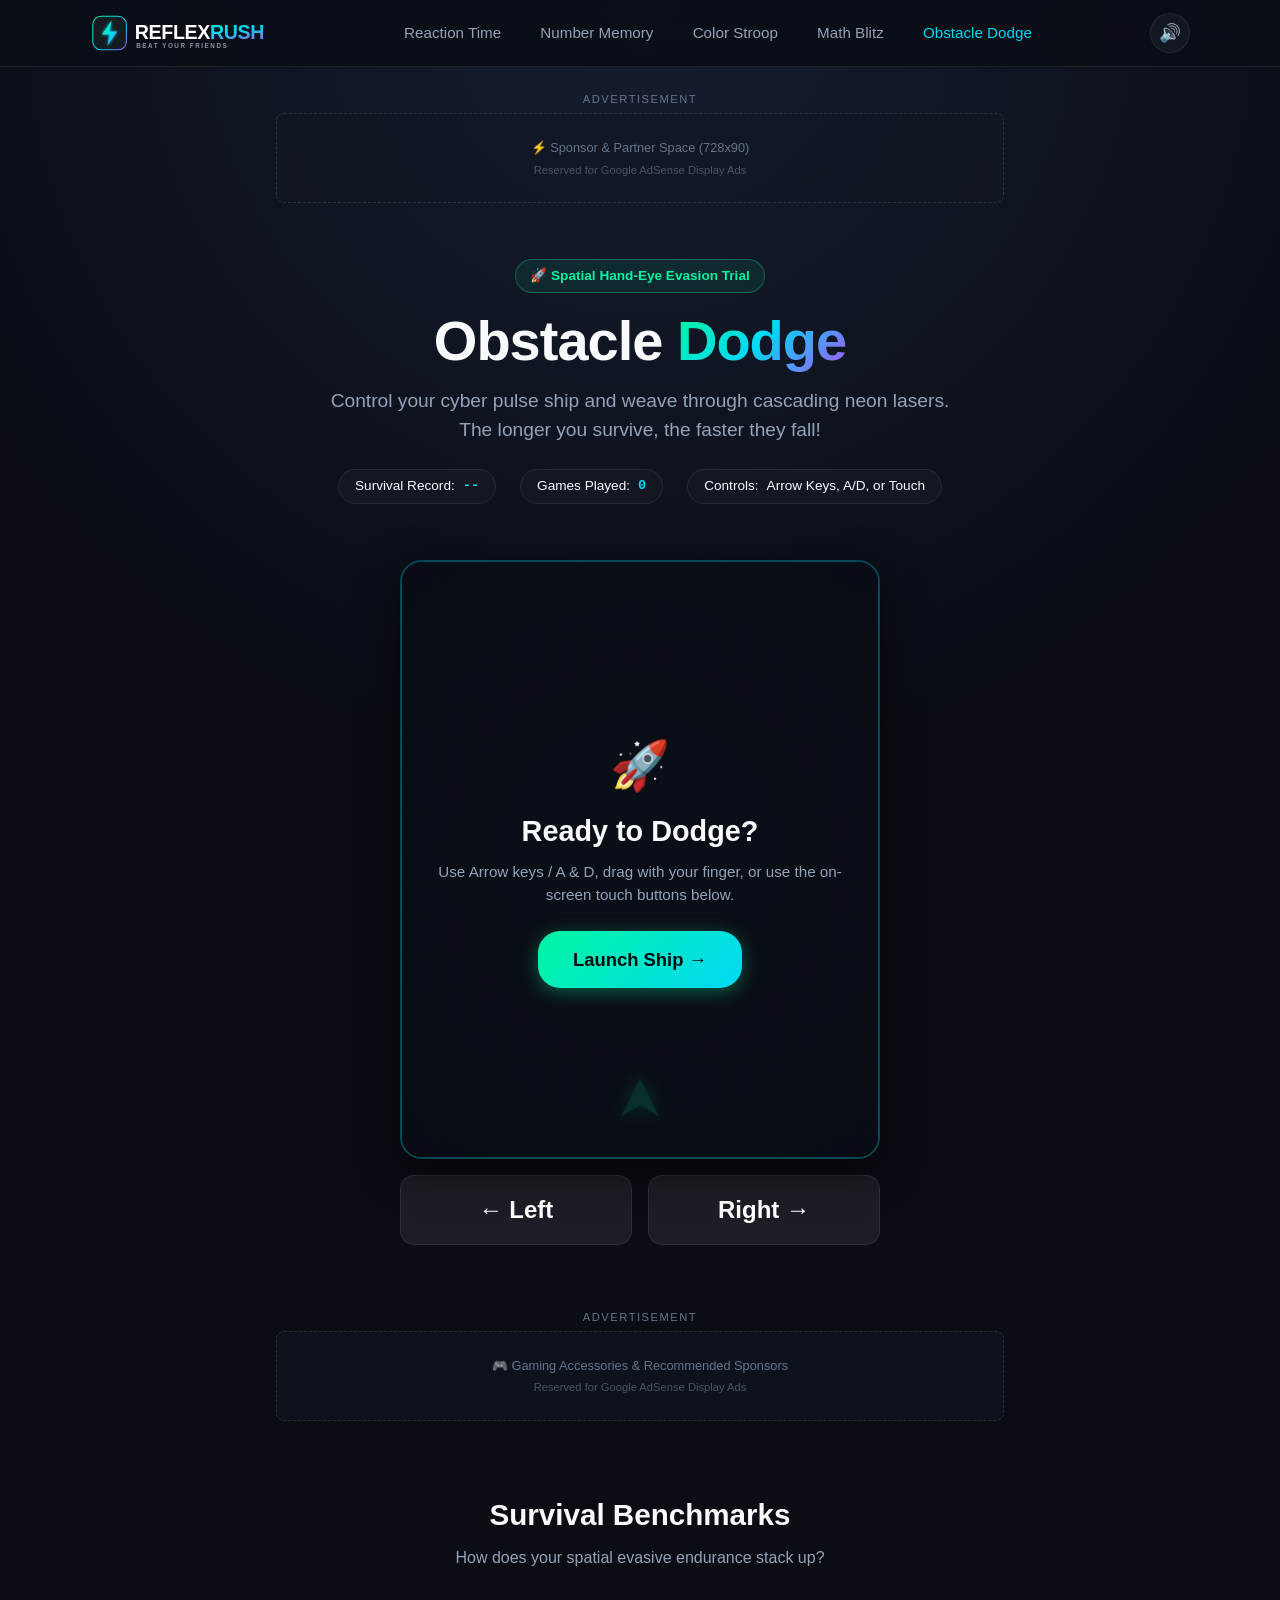
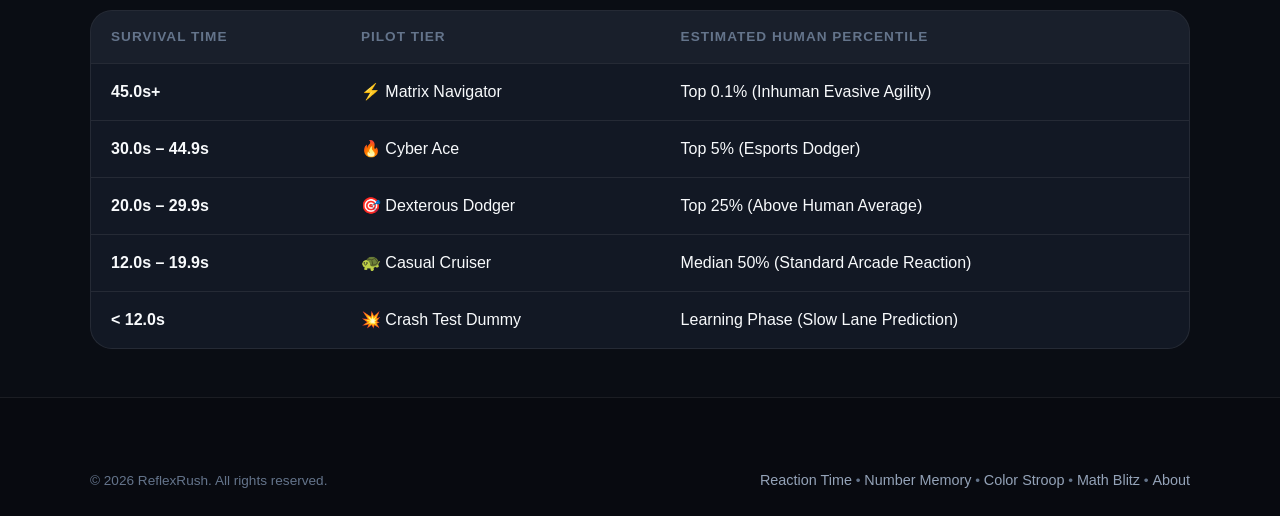
<file: obstacle-dodge.html>
<!DOCTYPE html>
<html lang="en">
<head>
  <meta charset="UTF-8">
  <meta name="viewport" content="width=device-width, initial-scale=1.0, maximum-scale=5.0">
  <title>Obstacle Dodge - High-Speed Arcade Evasion | ReflexRush</title>
  
  <meta name="description" content="Dodge falling laser obstacles at blisteringly fast speeds. Test your hand-eye coordination and spatial reflexes in this 60fps arcade micro-game on ReflexRush!">
  <meta name="keywords" content="dodge game, obstacle dodge, arcade reaction, laser evasion, hand eye coordination, reflexrush">
  <meta name="author" content="ReflexRush">
  <meta name="robots" content="index, follow">
  <link rel="canonical" href="https://reflexrush.example.com/obstacle-dodge.html">

  <meta property="og:type" content="website">
  <meta property="og:url" content="https://reflexrush.example.com/obstacle-dodge.html">
  <meta property="og:title" content="Obstacle Dodge - How Long Can You Survive?">
  <meta property="og:description" content="Dodge relentless laser cascades. How many seconds can you survive before crashing?">
  <meta property="og:image" content="https://reflexrush.example.com/assets/og-image.svg">

  <link rel="icon" type="image/svg+xml" href="assets/favicon.svg">
  <link rel="stylesheet" href="style.css">
</head>
<body>

  <a href="#mainContent" class="skip-link">Skip to game</a>

  <!-- Challenge Alert Banner -->
  <aside id="challengeBanner" class="challenge-banner" style="display: none;" aria-label="Friend Challenge">
    <div class="challenge-content">
      <span class="challenge-badge">Dare</span>
      <span id="challengeMsg">Someone has challenged you!</span>
      <button type="button" id="challengeCloseBtn" class="challenge-close" aria-label="Dismiss banner">&times;</button>
    </div>
  </aside>

  <!-- Site Navigation Header -->
  <header class="site-header">
    <div class="container header-inner">
      <a href="index.html" class="brand-link" aria-label="ReflexRush Home">
        <img src="assets/logo.svg" alt="ReflexRush Logo" class="brand-logo" width="280" height="60">
      </a>
      
      <nav aria-label="Main Navigation">
        <ul class="nav-menu">
          <li><a href="index.html" class="nav-link">Reaction Time</a></li>
          <li><a href="number-memory.html" class="nav-link">Number Memory</a></li>
          <li><a href="color-stroop.html" class="nav-link">Color Stroop</a></li>
          <li><a href="math-blitz.html" class="nav-link">Math Blitz</a></li>
          <li><a href="obstacle-dodge.html" class="nav-link active">Obstacle Dodge</a></li>
        </ul>
      </nav>

      <div class="header-actions">
        <button type="button" id="soundToggleBtn" class="icon-btn" aria-label="Toggle Sound" title="Sound Effects">
          🔊
        </button>
      </div>
    </div>
  </header>

  <!-- TOP ADVERTISEMENT SLOT -->
  <div class="container ad-slot-wrapper">
    <span class="ad-label">Advertisement</span>
    <div class="ad-slot">
      <span>⚡ Sponsor &amp; Partner Space (728x90)</span>
      <span class="ad-slot-subtext">Reserved for Google AdSense Display Ads</span>
    </div>
  </div>

  <main id="mainContent">

    <section class="hero-section">
      <div class="container">
        <div class="hero-pill">
          <span>🚀 Spatial Hand-Eye Evasion Trial</span>
        </div>
        <h1 class="hero-title">Obstacle <span class="text-gradient">Dodge</span></h1>
        <p class="hero-subtitle">
          Control your cyber pulse ship and weave through cascading neon lasers. The longer you survive, the faster they fall!
        </p>

        <div class="quick-stats">
          <div class="stat-pill">
            <span>Survival Record:</span>
            <strong id="heroBestTime">--</strong>
          </div>
          <div class="stat-pill">
            <span>Games Played:</span>
            <strong id="heroTotalGames">0</strong>
          </div>
          <div class="stat-pill">
            <span>Controls:</span>
            <span>Arrow Keys, A/D, or Touch</span>
          </div>
        </div>
      </div>
    </section>

    <!-- GAME ARENA -->
    <section class="game-section" aria-label="Obstacle Dodge Arena">
      <div class="container game-container" style="max-width: 520px;">
        
        <div class="canvas-wrapper">
          <canvas id="dodgeCanvas"></canvas>
          
          <!-- Start Overlay -->
          <div id="startOverlay" style="position: absolute; inset: 0; background: rgba(10, 13, 20, 0.85); display: flex; flex-direction: column; align-items: center; justify-content: center; padding: 1.5rem; text-align: center;">
            <div style="font-size: 3rem; margin-bottom: 0.5rem;">🚀</div>
            <h2 style="font-size: 1.8rem; font-weight: 800; margin-bottom: 0.5rem;">Ready to Dodge?</h2>
            <p style="color: var(--text-secondary); font-size: 0.95rem; margin-bottom: 1.5rem;">
              Use Arrow keys / A &amp; D, drag with your finger, or use the on-screen touch buttons below.
            </p>
            <button type="button" class="btn btn-primary btn-lg" id="startDodgeBtn">
              Launch Ship &rarr;
            </button>
          </div>

          <!-- End Overlay -->
          <div id="endOverlay" style="position: absolute; inset: 0; background: rgba(10, 13, 20, 0.92); display: none; padding: 1.5rem; overflow-y: auto;">
            <!-- Populated dynamically on crash -->
          </div>
        </div>

        <!-- Mobile Touch Controls -->
        <div class="canvas-controls-overlay">
          <button type="button" id="touchLeftBtn" class="dodge-touch-btn" aria-label="Move Left">&larr; Left</button>
          <button type="button" id="touchRightBtn" class="dodge-touch-btn" aria-label="Move Right">Right &rarr;</button>
        </div>

      </div>
    </section>

    <!-- IN-CONTENT ADVERTISEMENT SLOT -->
    <div class="container ad-slot-wrapper">
      <span class="ad-label">Advertisement</span>
      <div class="ad-slot">
        <span>🎮 Gaming Accessories &amp; Recommended Sponsors</span>
        <span class="ad-slot-subtext">Reserved for Google AdSense Display Ads</span>
      </div>
    </div>

    <!-- BENCHMARKS -->
    <section class="info-section">
      <div class="container">
        <h2 class="section-title">Survival Benchmarks</h2>
        <p class="section-subtitle">How does your spatial evasive endurance stack up?</p>

        <div class="benchmark-table-wrapper">
          <table class="benchmark-table" summary="Obstacle dodge survival tiers">
            <thead>
              <tr>
                <th scope="col">Survival Time</th>
                <th scope="col">Pilot Tier</th>
                <th scope="col">Estimated Human Percentile</th>
              </tr>
            </thead>
            <tbody>
              <tr>
                <td><strong>45.0s+</strong></td>
                <td>⚡ Matrix Navigator</td>
                <td>Top 0.1% (Inhuman Evasive Agility)</td>
              </tr>
              <tr>
                <td><strong>30.0s – 44.9s</strong></td>
                <td>🔥 Cyber Ace</td>
                <td>Top 5% (Esports Dodger)</td>
              </tr>
              <tr>
                <td><strong>20.0s – 29.9s</strong></td>
                <td>🎯 Dexterous Dodger</td>
                <td>Top 25% (Above Human Average)</td>
              </tr>
              <tr>
                <td><strong>12.0s – 19.9s</strong></td>
                <td>🐢 Casual Cruiser</td>
                <td>Median 50% (Standard Arcade Reaction)</td>
              </tr>
              <tr>
                <td><strong>&lt; 12.0s</strong></td>
                <td>💥 Crash Test Dummy</td>
                <td>Learning Phase (Slow Lane Prediction)</td>
              </tr>
            </tbody>
          </table>
        </div>
      </div>
    </section>

  </main>

  <!-- VIRAL SHARE MODAL -->
  <div id="shareModal" class="modal-overlay" aria-hidden="true" role="dialog" aria-modal="true" aria-labelledby="modalShareTitle">
    <div class="modal-card">
      <div class="modal-header">
        <h3 id="modalShareTitle" class="modal-title">🚀 Dare Your Friends!</h3>
        <button type="button" id="modalCloseBtn" class="modal-close" aria-label="Close dialog">&times;</button>
      </div>
      <p style="color: var(--text-secondary); font-size: 0.95rem;">
        Dare your friends to survive longer in the laser crossfire!
      </p>

      <div class="share-url-box">
        <input type="text" id="shareInput" class="share-input" readonly aria-label="Challenge URL">
        <button type="button" id="copyShareBtn" class="btn btn-primary">Copy</button>
      </div>

      <div class="share-networks">
        <a id="shareWhatsApp" class="share-net-btn" target="_blank" rel="noopener noreferrer">
          <span>💬</span>
          <span>WhatsApp</span>
        </a>
        <a id="shareX" class="share-net-btn" target="_blank" rel="noopener noreferrer">
          <span>🐦</span>
          <span>Twitter / X</span>
        </a>
        <a id="shareTelegram" class="share-net-btn" target="_blank" rel="noopener noreferrer">
          <span>✈️</span>
          <span>Telegram</span>
        </a>
      </div>
    </div>
  </div>

  <div id="toastNotice" class="toast-notice" role="status" aria-live="polite">
    <span>✅</span>
    <span id="toastMsg">Copied to clipboard!</span>
  </div>

  <footer class="site-footer">
    <div class="container footer-bottom" style="border-top: none;">
      <p>&copy; 2026 ReflexRush. All rights reserved.</p>
      <p>
        <a href="index.html" class="footer-link">Reaction Time</a> &bull;
        <a href="number-memory.html" class="footer-link">Number Memory</a> &bull;
        <a href="color-stroop.html" class="footer-link">Color Stroop</a> &bull;
        <a href="math-blitz.html" class="footer-link">Math Blitz</a> &bull;
        <a href="about.html" class="footer-link">About</a>
      </p>
    </div>
  </footer>

  <script src="obstacle-dodge.js"></script>
</body>
</html>
</file>
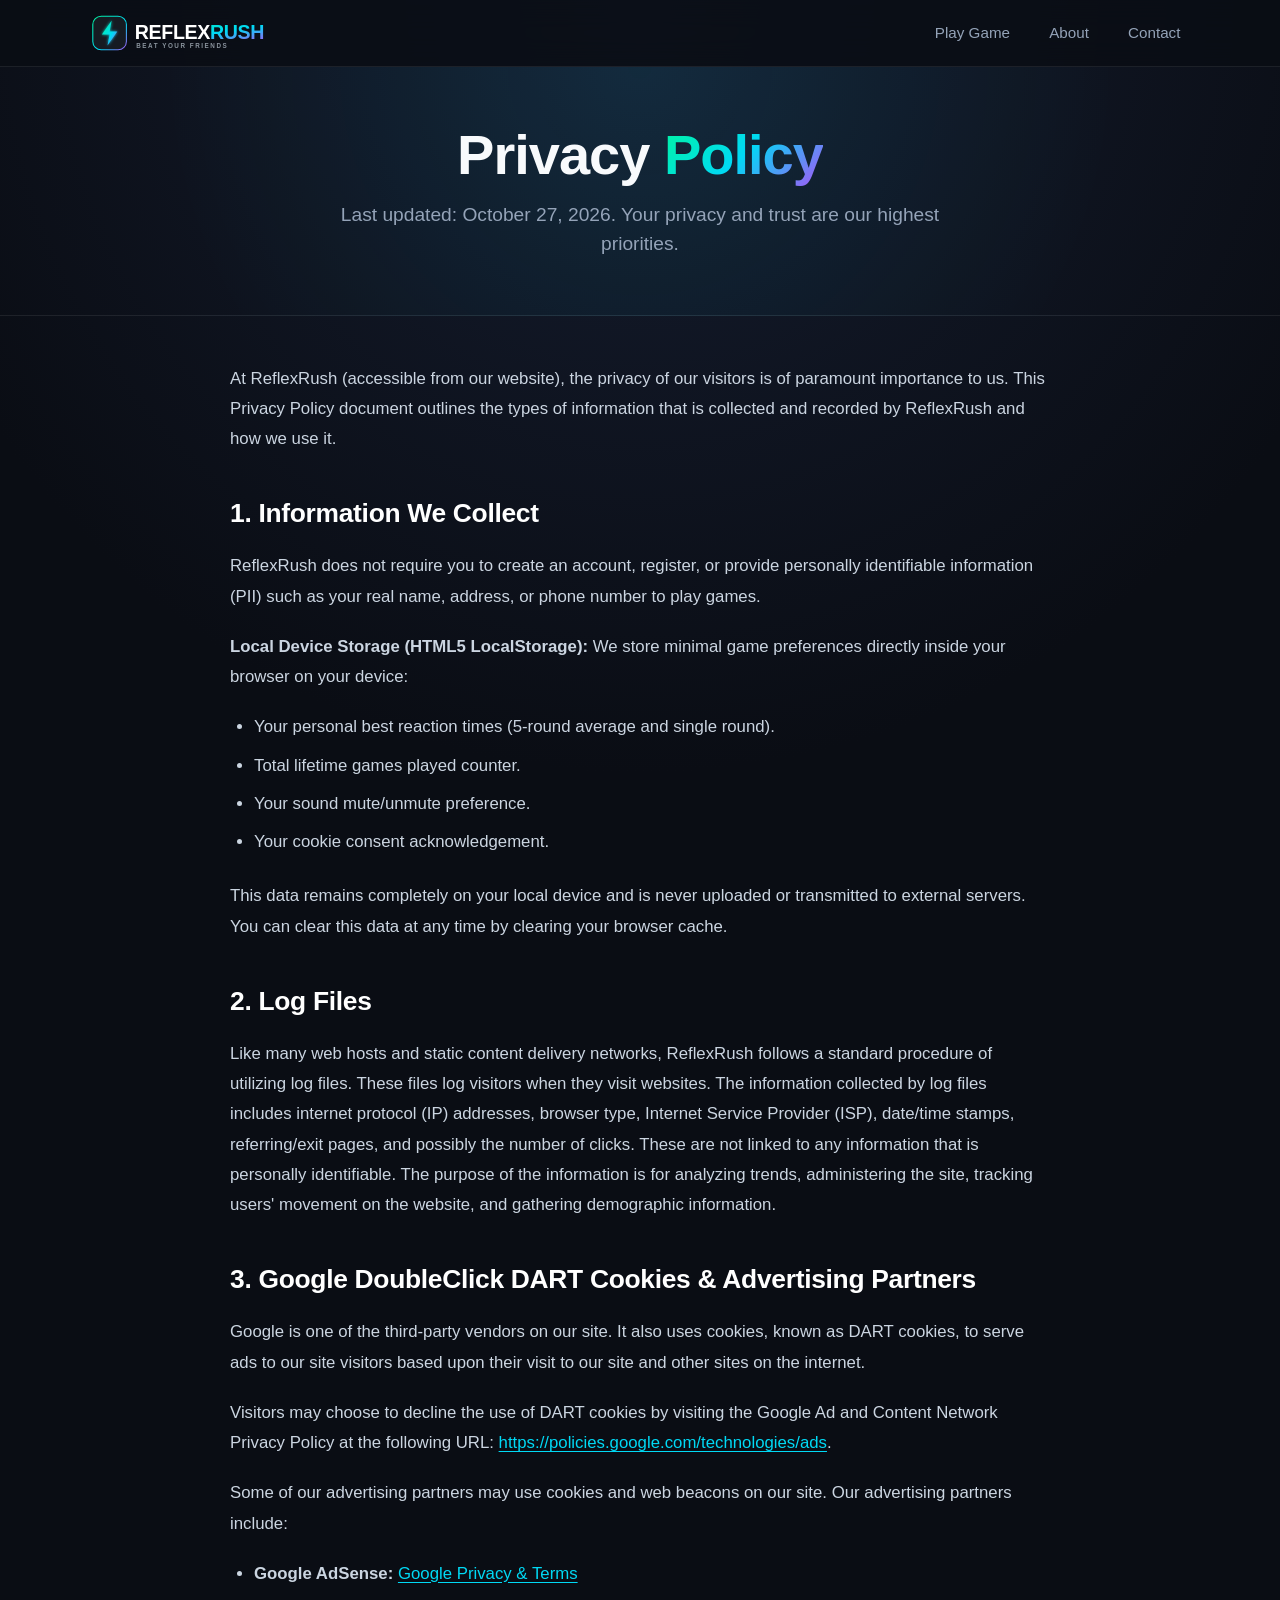
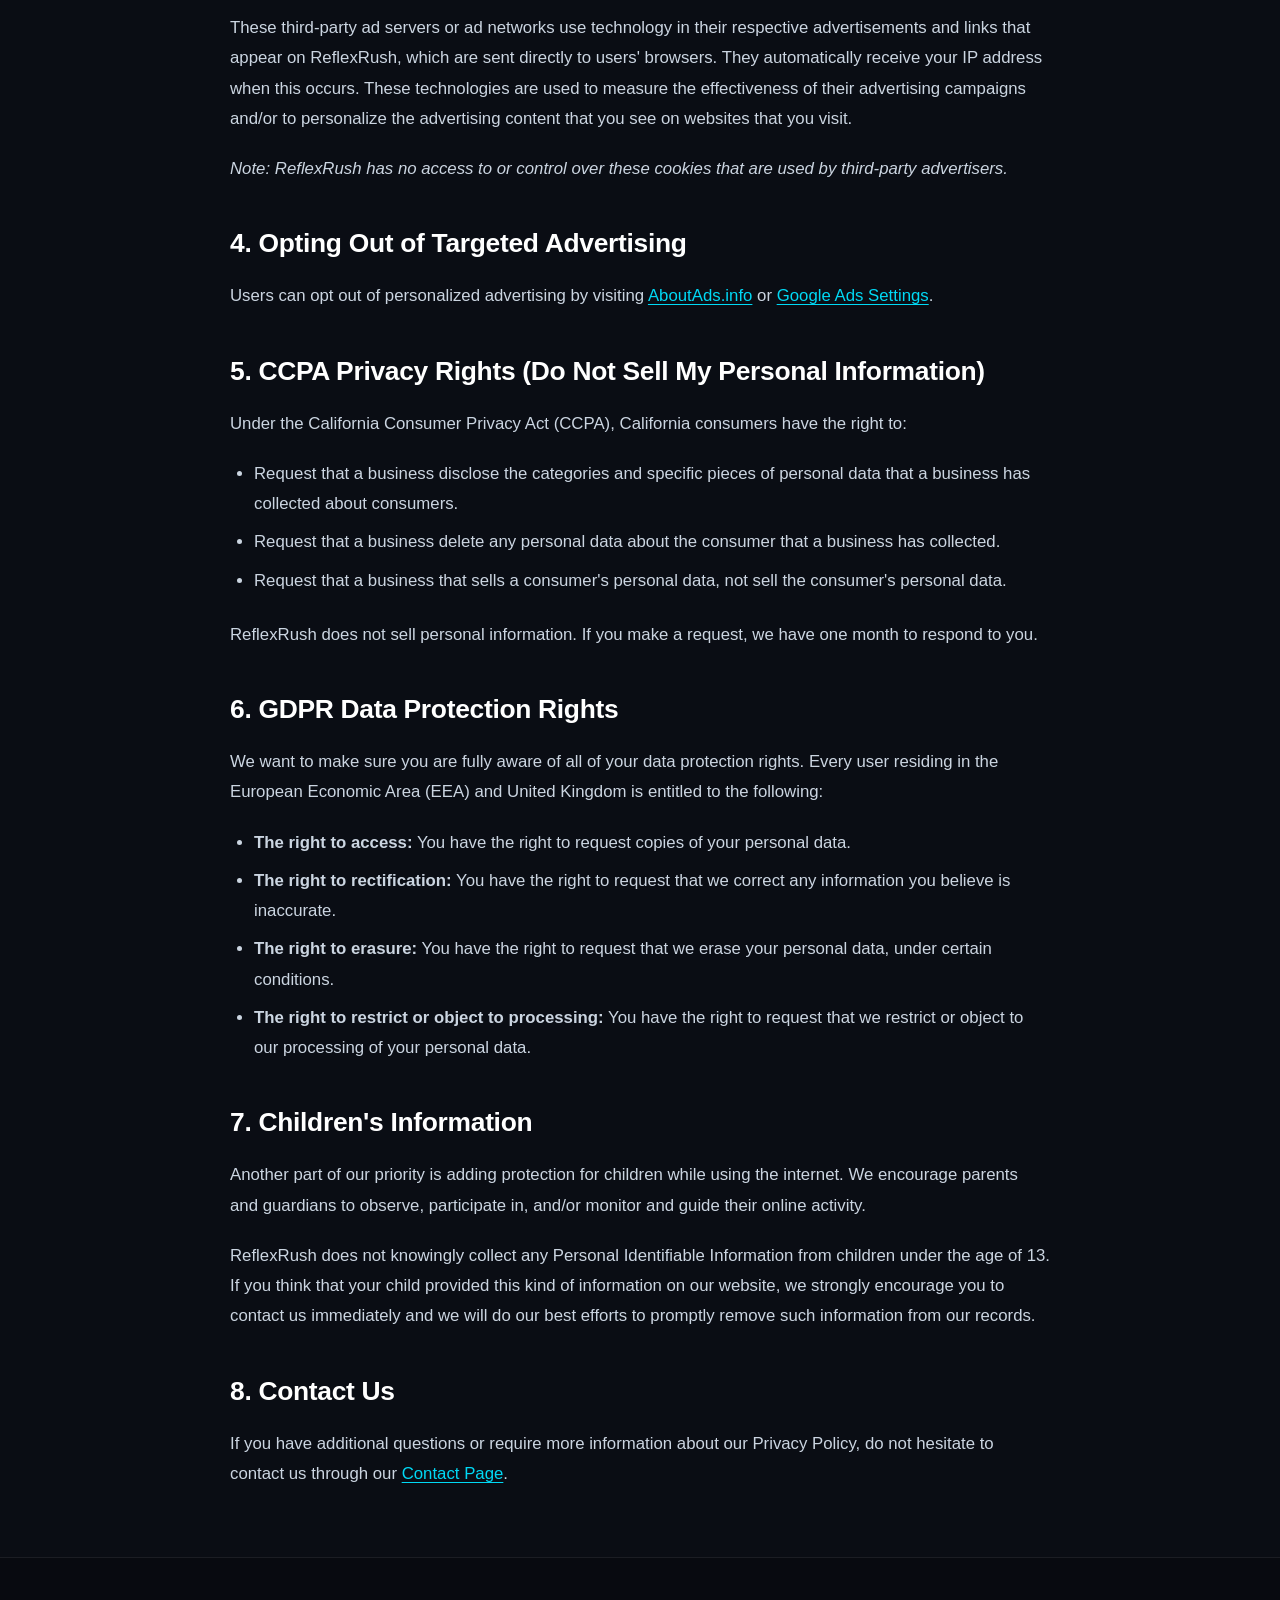
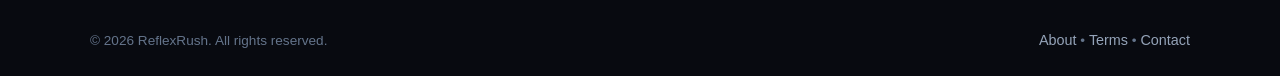
<file: privacy.html>
<!DOCTYPE html>
<html lang="en">
<head>
  <meta charset="UTF-8">
  <meta name="viewport" content="width=device-width, initial-scale=1.0">
  <title>Privacy Policy - ReflexRush</title>
  <meta name="description" content="ReflexRush Privacy Policy: Transparent information regarding cookies, local storage, analytics, and third-party advertising partners like Google AdSense.">
  <link rel="icon" type="image/svg+xml" href="assets/favicon.svg">
  <link rel="stylesheet" href="style.css">
</head>
<body>

  <!-- Site Navigation Header -->
  <header class="site-header">
    <div class="container header-inner">
      <a href="index.html" class="brand-link" aria-label="ReflexRush Home">
        <img src="assets/logo.svg" alt="ReflexRush Logo" class="brand-logo" width="280" height="60">
      </a>
      
      <nav aria-label="Main Navigation">
        <ul class="nav-menu">
          <li><a href="index.html" class="nav-link">Play Game</a></li>
          <li><a href="about.html" class="nav-link">About</a></li>
          <li><a href="contact.html" class="nav-link">Contact</a></li>
        </ul>
      </nav>
    </div>
  </header>

  <main>
    <section class="page-hero">
      <div class="container">
        <h1 class="hero-title">Privacy <span class="text-gradient">Policy</span></h1>
        <p class="hero-subtitle">Last updated: October 27, 2026. Your privacy and trust are our highest priorities.</p>
      </div>
    </section>

    <div class="container page-content">
      <article class="prose">
        <p>
          At ReflexRush (accessible from our website), the privacy of our visitors is of paramount importance to us. This Privacy Policy document outlines the types of information that is collected and recorded by ReflexRush and how we use it.
        </p>

        <h2>1. Information We Collect</h2>
        <p>
          ReflexRush does not require you to create an account, register, or provide personally identifiable information (PII) such as your real name, address, or phone number to play games.
        </p>
        <p>
          <strong>Local Device Storage (HTML5 LocalStorage):</strong> We store minimal game preferences directly inside your browser on your device:
        </p>
        <ul>
          <li>Your personal best reaction times (5-round average and single round).</li>
          <li>Total lifetime games played counter.</li>
          <li>Your sound mute/unmute preference.</li>
          <li>Your cookie consent acknowledgement.</li>
        </ul>
        <p>
          This data remains completely on your local device and is never uploaded or transmitted to external servers. You can clear this data at any time by clearing your browser cache.
        </p>

        <h2>2. Log Files</h2>
        <p>
          Like many web hosts and static content delivery networks, ReflexRush follows a standard procedure of utilizing log files. These files log visitors when they visit websites. The information collected by log files includes internet protocol (IP) addresses, browser type, Internet Service Provider (ISP), date/time stamps, referring/exit pages, and possibly the number of clicks. These are not linked to any information that is personally identifiable. The purpose of the information is for analyzing trends, administering the site, tracking users' movement on the website, and gathering demographic information.
        </p>

        <h2>3. Google DoubleClick DART Cookies &amp; Advertising Partners</h2>
        <p>
          Google is one of the third-party vendors on our site. It also uses cookies, known as DART cookies, to serve ads to our site visitors based upon their visit to our site and other sites on the internet.
        </p>
        <p>
          Visitors may choose to decline the use of DART cookies by visiting the Google Ad and Content Network Privacy Policy at the following URL: <a href="https://policies.google.com/technologies/ads" target="_blank" rel="noopener noreferrer">https://policies.google.com/technologies/ads</a>.
        </p>
        <p>
          Some of our advertising partners may use cookies and web beacons on our site. Our advertising partners include:
        </p>
        <ul>
          <li><strong>Google AdSense:</strong> <a href="https://policies.google.com/privacy" target="_blank" rel="noopener noreferrer">Google Privacy &amp; Terms</a></li>
        </ul>
        <p>
          These third-party ad servers or ad networks use technology in their respective advertisements and links that appear on ReflexRush, which are sent directly to users' browsers. They automatically receive your IP address when this occurs. These technologies are used to measure the effectiveness of their advertising campaigns and/or to personalize the advertising content that you see on websites that you visit.
        </p>
        <p>
          <em>Note: ReflexRush has no access to or control over these cookies that are used by third-party advertisers.</em>
        </p>

        <h2>4. Opting Out of Targeted Advertising</h2>
        <p>
          Users can opt out of personalized advertising by visiting <a href="https://www.aboutads.info/choices/" target="_blank" rel="noopener noreferrer">AboutAds.info</a> or <a href="https://adssettings.google.com/" target="_blank" rel="noopener noreferrer">Google Ads Settings</a>.
        </p>

        <h2>5. CCPA Privacy Rights (Do Not Sell My Personal Information)</h2>
        <p>
          Under the California Consumer Privacy Act (CCPA), California consumers have the right to:
        </p>
        <ul>
          <li>Request that a business disclose the categories and specific pieces of personal data that a business has collected about consumers.</li>
          <li>Request that a business delete any personal data about the consumer that a business has collected.</li>
          <li>Request that a business that sells a consumer's personal data, not sell the consumer's personal data.</li>
        </ul>
        <p>
          ReflexRush does not sell personal information. If you make a request, we have one month to respond to you.
        </p>

        <h2>6. GDPR Data Protection Rights</h2>
        <p>
          We want to make sure you are fully aware of all of your data protection rights. Every user residing in the European Economic Area (EEA) and United Kingdom is entitled to the following:
        </p>
        <ul>
          <li><strong>The right to access:</strong> You have the right to request copies of your personal data.</li>
          <li><strong>The right to rectification:</strong> You have the right to request that we correct any information you believe is inaccurate.</li>
          <li><strong>The right to erasure:</strong> You have the right to request that we erase your personal data, under certain conditions.</li>
          <li><strong>The right to restrict or object to processing:</strong> You have the right to request that we restrict or object to our processing of your personal data.</li>
        </ul>

        <h2>7. Children's Information</h2>
        <p>
          Another part of our priority is adding protection for children while using the internet. We encourage parents and guardians to observe, participate in, and/or monitor and guide their online activity.
        </p>
        <p>
          ReflexRush does not knowingly collect any Personal Identifiable Information from children under the age of 13. If you think that your child provided this kind of information on our website, we strongly encourage you to contact us immediately and we will do our best efforts to promptly remove such information from our records.
        </p>

        <h2>8. Contact Us</h2>
        <p>
          If you have additional questions or require more information about our Privacy Policy, do not hesitate to contact us through our <a href="contact.html">Contact Page</a>.
        </p>
      </article>
    </div>
  </main>

  <footer class="site-footer">
    <div class="container footer-bottom" style="border-top: none;">
      <p>&copy; 2026 ReflexRush. All rights reserved.</p>
      <p><a href="about.html" class="footer-link">About</a> &bull; <a href="terms.html" class="footer-link">Terms</a> &bull; <a href="contact.html" class="footer-link">Contact</a></p>
    </div>
  </footer>

</body>
</html>
</file>
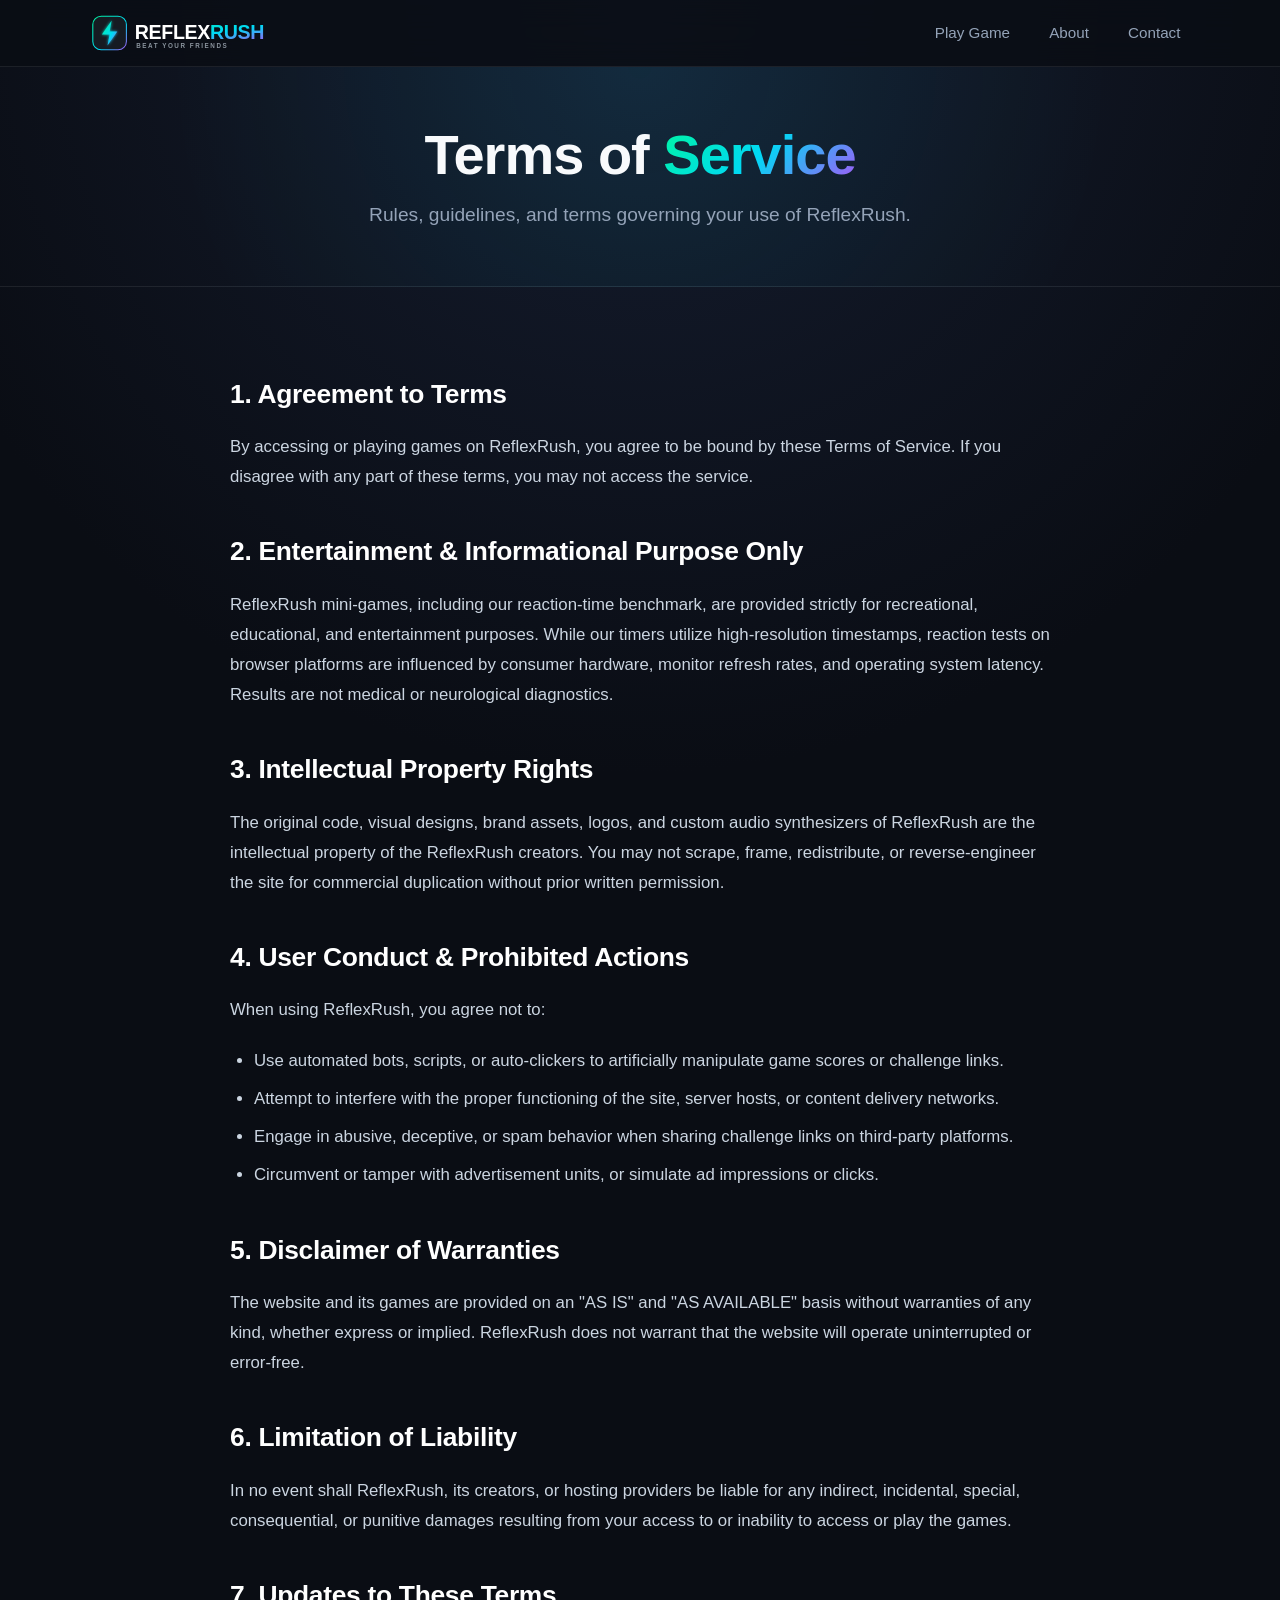
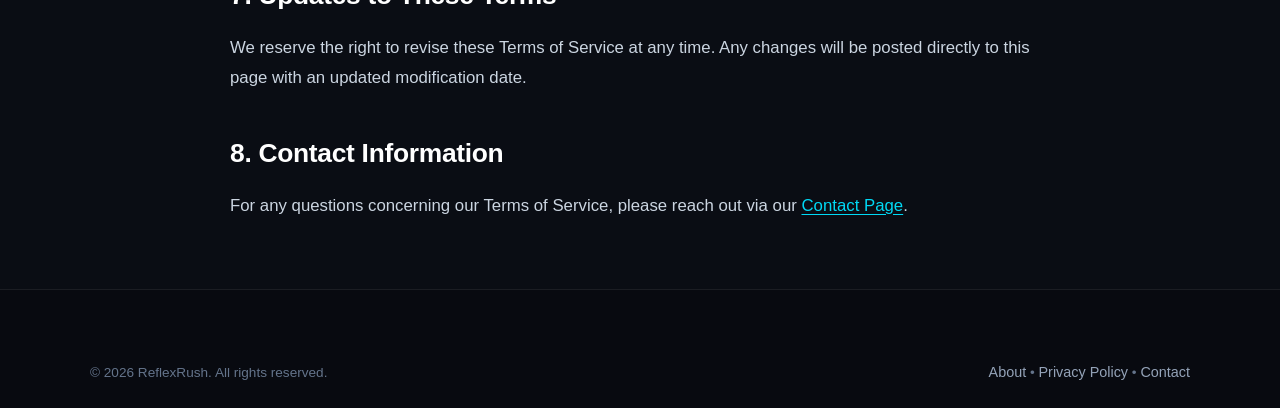
<file: terms.html>
<!DOCTYPE html>
<html lang="en">
<head>
  <meta charset="UTF-8">
  <meta name="viewport" content="width=device-width, initial-scale=1.0">
  <title>Terms of Service - ReflexRush</title>
  <meta name="description" content="Terms of Service for ReflexRush online gaming platform.">
  <link rel="icon" type="image/svg+xml" href="assets/favicon.svg">
  <link rel="stylesheet" href="style.css">
</head>
<body>

  <!-- Site Navigation Header -->
  <header class="site-header">
    <div class="container header-inner">
      <a href="index.html" class="brand-link" aria-label="ReflexRush Home">
        <img src="assets/logo.svg" alt="ReflexRush Logo" class="brand-logo" width="280" height="60">
      </a>
      
      <nav aria-label="Main Navigation">
        <ul class="nav-menu">
          <li><a href="index.html" class="nav-link">Play Game</a></li>
          <li><a href="about.html" class="nav-link">About</a></li>
          <li><a href="contact.html" class="nav-link">Contact</a></li>
        </ul>
      </nav>
    </div>
  </header>

  <main>
    <section class="page-hero">
      <div class="container">
        <h1 class="hero-title">Terms of <span class="text-gradient">Service</span></h1>
        <p class="hero-subtitle">Rules, guidelines, and terms governing your use of ReflexRush.</p>
      </div>
    </section>

    <div class="container page-content">
      <article class="prose">
        <h2>1. Agreement to Terms</h2>
        <p>
          By accessing or playing games on ReflexRush, you agree to be bound by these Terms of Service. If you disagree with any part of these terms, you may not access the service.
        </p>

        <h2>2. Entertainment &amp; Informational Purpose Only</h2>
        <p>
          ReflexRush mini-games, including our reaction-time benchmark, are provided strictly for recreational, educational, and entertainment purposes. While our timers utilize high-resolution timestamps, reaction tests on browser platforms are influenced by consumer hardware, monitor refresh rates, and operating system latency. Results are not medical or neurological diagnostics.
        </p>

        <h2>3. Intellectual Property Rights</h2>
        <p>
          The original code, visual designs, brand assets, logos, and custom audio synthesizers of ReflexRush are the intellectual property of the ReflexRush creators. You may not scrape, frame, redistribute, or reverse-engineer the site for commercial duplication without prior written permission.
        </p>

        <h2>4. User Conduct &amp; Prohibited Actions</h2>
        <p>
          When using ReflexRush, you agree not to:
        </p>
        <ul>
          <li>Use automated bots, scripts, or auto-clickers to artificially manipulate game scores or challenge links.</li>
          <li>Attempt to interfere with the proper functioning of the site, server hosts, or content delivery networks.</li>
          <li>Engage in abusive, deceptive, or spam behavior when sharing challenge links on third-party platforms.</li>
          <li>Circumvent or tamper with advertisement units, or simulate ad impressions or clicks.</li>
        </ul>

        <h2>5. Disclaimer of Warranties</h2>
        <p>
          The website and its games are provided on an "AS IS" and "AS AVAILABLE" basis without warranties of any kind, whether express or implied. ReflexRush does not warrant that the website will operate uninterrupted or error-free.
        </p>

        <h2>6. Limitation of Liability</h2>
        <p>
          In no event shall ReflexRush, its creators, or hosting providers be liable for any indirect, incidental, special, consequential, or punitive damages resulting from your access to or inability to access or play the games.
        </p>

        <h2>7. Updates to These Terms</h2>
        <p>
          We reserve the right to revise these Terms of Service at any time. Any changes will be posted directly to this page with an updated modification date.
        </p>

        <h2>8. Contact Information</h2>
        <p>
          For any questions concerning our Terms of Service, please reach out via our <a href="contact.html">Contact Page</a>.
        </p>
      </article>
    </div>
  </main>

  <footer class="site-footer">
    <div class="container footer-bottom" style="border-top: none;">
      <p>&copy; 2026 ReflexRush. All rights reserved.</p>
      <p><a href="about.html" class="footer-link">About</a> &bull; <a href="privacy.html" class="footer-link">Privacy Policy</a> &bull; <a href="contact.html" class="footer-link">Contact</a></p>
    </div>
  </footer>

</body>
</html>
</file>
<file: style.css>
/* ===================================================================
   REFLEXRUSH - MODERN RETRO-ARCADE CSS STYLESHEET
   High-performance, mobile-first, dark theme with vibrant accents.
   =================================================================== */

:root {
  /* Color Palette */
  --bg-primary: #0a0d14;
  --bg-secondary: #121722;
  --bg-card: rgba(22, 28, 42, 0.75);
  --bg-card-hover: rgba(30, 38, 56, 0.85);
  --border-color: rgba(255, 255, 255, 0.08);
  --border-glow: rgba(0, 245, 160, 0.3);

  /* Neon Accents */
  --neon-green: #00f5a0;
  --neon-cyan: #00d9f5;
  --neon-purple: #a855f7;
  --neon-red: #ff3366;
  --neon-amber: #ffb800;

  /* Game States Colors */
  --state-idle-bg: #131a29;
  --state-wait-bg: #b91c1c;
  --state-ready-bg: #059669;
  --state-early-bg: #d97706;

  /* Typography */
  --text-primary: #f8fafc;
  --text-secondary: #94a3b8;
  --text-muted: #64748b;
  --font-family: -apple-system, BlinkMacSystemFont, "Segoe UI", Roboto, "Inter", "Helvetica Neue", sans-serif;
  --font-mono: ui-monospace, SFMono-Regular, Menlo, Monaco, Consolas, monospace;

  /* Spacing & Radii */
  --radius-sm: 8px;
  --radius-md: 14px;
  --radius-lg: 22px;
  --radius-xl: 32px;
  --container-max: 1140px;
  --shadow-sm: 0 4px 12px rgba(0, 0, 0, 0.3);
  --shadow-lg: 0 12px 36px rgba(0, 0, 0, 0.5);
  --shadow-neon: 0 0 25px rgba(0, 245, 160, 0.25);
  --shadow-red: 0 0 35px rgba(255, 51, 102, 0.35);

  /* Transitions */
  --transition-fast: 0.15s ease;
  --transition-normal: 0.25s cubic-bezier(0.16, 1, 0.3, 1);
  --transition-bounce: 0.4s cubic-bezier(0.34, 1.56, 0.64, 1);
}

/* Reset & Box Sizing */
*, *::before, *::after {
  box-sizing: border-box;
  margin: 0;
  padding: 0;
  -webkit-tap-highlight-color: transparent;
}

html {
  font-size: 16px;
  scroll-behavior: smooth;
  background-color: var(--bg-primary);
  color: var(--text-primary);
  font-family: var(--font-family);
  line-height: 1.5;
  -webkit-font-smoothing: antialiased;
}

body {
  min-height: 100vh;
  display: flex;
  flex-direction: column;
  background: radial-gradient(circle at 50% 0%, #151d30 0%, var(--bg-primary) 70%);
  background-attachment: fixed;
  overflow-x: hidden;
}

/* Skip link for Accessibility */
.skip-link {
  position: absolute;
  top: -100px;
  left: 20px;
  background: var(--neon-green);
  color: #000;
  padding: 10px 16px;
  border-radius: var(--radius-sm);
  font-weight: 700;
  z-index: 9999;
  transition: top var(--transition-fast);
}
.skip-link:focus {
  top: 20px;
}

/* Container */
.container {
  width: 100%;
  max-width: var(--container-max);
  margin: 0 auto;
  padding: 0 1.25rem;
}

/* ===================================================================
   HEADER & NAVIGATION
   =================================================================== */
.site-header {
  position: sticky;
  top: 0;
  z-index: 100;
  background: rgba(10, 13, 20, 0.85);
  backdrop-filter: blur(14px);
  -webkit-backdrop-filter: blur(14px);
  border-bottom: 1px solid var(--border-color);
  padding: 0.75rem 0;
}

.header-inner {
  display: flex;
  align-items: center;
  justify-content: space-between;
}

.brand-link {
  display: flex;
  align-items: center;
  text-decoration: none;
}

.brand-logo {
  height: 42px;
  width: auto;
  display: block;
}

.nav-menu {
  display: flex;
  align-items: center;
  gap: 1.25rem;
  list-style: none;
}

.nav-link {
  color: var(--text-secondary);
  text-decoration: none;
  font-size: 0.95rem;
  font-weight: 500;
  transition: color var(--transition-fast);
  padding: 0.4rem 0.6rem;
  border-radius: var(--radius-sm);
}

.nav-link:hover, .nav-link.active {
  color: var(--neon-cyan);
}

.header-actions {
  display: flex;
  align-items: center;
  gap: 0.75rem;
}

.icon-btn {
  background: var(--bg-secondary);
  border: 1px solid var(--border-color);
  color: var(--text-primary);
  width: 40px;
  height: 40px;
  border-radius: 50%;
  display: inline-flex;
  align-items: center;
  justify-content: center;
  cursor: pointer;
  transition: all var(--transition-fast);
  font-size: 1.1rem;
}

.icon-btn:hover {
  border-color: var(--neon-green);
  box-shadow: 0 0 12px rgba(0, 245, 160, 0.25);
  transform: scale(1.05);
}

/* ===================================================================
   CHALLENGE BANNER (VIRAL NOTIFICATION)
   =================================================================== */
.challenge-banner {
  background: linear-gradient(90deg, rgba(168, 85, 247, 0.2), rgba(0, 217, 245, 0.2));
  border-bottom: 1px solid rgba(168, 85, 247, 0.4);
  padding: 0.75rem 1rem;
  text-align: center;
  animation: pulseChallenge 3s infinite alternate;
}

@keyframes pulseChallenge {
  0% { background-color: rgba(168, 85, 247, 0.15); }
  100% { background-color: rgba(0, 217, 245, 0.2); }
}

.challenge-content {
  display: flex;
  align-items: center;
  justify-content: center;
  gap: 0.75rem;
  font-size: 0.95rem;
  font-weight: 600;
  flex-wrap: wrap;
}

.challenge-badge {
  background: var(--neon-purple);
  color: #fff;
  padding: 0.2rem 0.6rem;
  border-radius: 999px;
  font-size: 0.75rem;
  text-transform: uppercase;
  letter-spacing: 1px;
}

.challenge-close {
  background: transparent;
  border: none;
  color: var(--text-secondary);
  cursor: pointer;
  font-size: 1.1rem;
  margin-left: 0.5rem;
}

/* ===================================================================
   RESERVED ADVERTISEMENT AREA (AdSense Compliant)
   =================================================================== */
.ad-slot-wrapper {
  margin: 1.5rem auto;
  text-align: center;
  max-width: 100%;
}

.ad-label {
  display: block;
  font-size: 0.7rem;
  text-transform: uppercase;
  letter-spacing: 1.5px;
  color: var(--text-muted);
  margin-bottom: 0.35rem;
}

.ad-slot {
  display: flex;
  flex-direction: column;
  align-items: center;
  justify-content: center;
  background: rgba(18, 23, 34, 0.6);
  border: 1px dashed rgba(255, 255, 255, 0.12);
  border-radius: var(--radius-sm);
  margin: 0 auto;
  color: var(--text-muted);
  font-size: 0.8rem;
  min-height: 90px;
  max-width: 728px;
  width: 100%;
  padding: 0.5rem;
}

.ad-slot-subtext {
  font-size: 0.7rem;
  color: #4b5563;
  margin-top: 0.25rem;
}

.ad-slot.square-box {
  max-width: 300px;
  min-height: 250px;
}

/* ===================================================================
   HERO SECTION
   =================================================================== */
.hero-section {
  padding: 2rem 0 1rem;
  text-align: center;
}

.hero-pill {
  display: inline-flex;
  align-items: center;
  gap: 0.5rem;
  padding: 0.35rem 0.9rem;
  background: rgba(0, 245, 160, 0.08);
  border: 1px solid rgba(0, 245, 160, 0.3);
  border-radius: 999px;
  color: var(--neon-green);
  font-size: 0.85rem;
  font-weight: 600;
  margin-bottom: 1rem;
}

.hero-title {
  font-size: clamp(2rem, 5vw, 3.5rem);
  font-weight: 900;
  line-height: 1.15;
  letter-spacing: -1px;
  margin-bottom: 0.85rem;
}

.text-gradient {
  background: linear-gradient(135deg, var(--neon-green) 0%, var(--neon-cyan) 50%, var(--neon-purple) 100%);
  -webkit-background-clip: text;
  -webkit-text-fill-color: transparent;
}

.hero-subtitle {
  color: var(--text-secondary);
  font-size: clamp(1rem, 2vw, 1.2rem);
  max-width: 650px;
  margin: 0 auto 1.5rem;
}

/* Quick Stats Bar */
.quick-stats {
  display: flex;
  justify-content: center;
  align-items: center;
  gap: 1.5rem;
  flex-wrap: wrap;
  margin-bottom: 1.5rem;
}

.stat-pill {
  background: var(--bg-secondary);
  border: 1px solid var(--border-color);
  padding: 0.4rem 1rem;
  border-radius: 999px;
  font-size: 0.85rem;
  display: flex;
  align-items: center;
  gap: 0.5rem;
}

.stat-pill strong {
  color: var(--neon-cyan);
  font-family: var(--font-mono);
}

/* ===================================================================
   THE GAME ARENA (CORE INTERACTION)
   =================================================================== */
.game-section {
  padding: 1rem 0 2.5rem;
}

.game-container {
  max-width: 760px;
  margin: 0 auto;
}

/* The interactive click box */
.game-arena {
  position: relative;
  width: 100%;
  min-height: 380px;
  border-radius: var(--radius-xl);
  display: flex;
  flex-direction: column;
  align-items: center;
  justify-content: center;
  text-align: center;
  padding: 2.5rem 1.5rem;
  cursor: pointer;
  user-select: none;
  touch-action: manipulation;
  overflow: hidden;
  box-shadow: var(--shadow-lg);
  transition: transform 0.12s ease, box-shadow 0.25s ease, background-color 0.15s ease;
  border: 2px solid transparent;
}

.game-arena:active {
  transform: scale(0.995);
}

/* Arena States */
.game-arena.state-idle {
  background: linear-gradient(145deg, #161e30, #101624);
  border-color: rgba(0, 245, 160, 0.3);
  box-shadow: 0 10px 40px rgba(0, 0, 0, 0.6), 0 0 20px rgba(0, 245, 160, 0.15);
}

.game-arena.state-waiting {
  background: linear-gradient(135deg, #b91c1c, #991b1b);
  border-color: #ef4444;
  box-shadow: 0 10px 45px rgba(239, 68, 68, 0.4), inset 0 0 40px rgba(0,0,0,0.3);
  animation: pulseWait 1.5s infinite alternate;
}

@keyframes pulseWait {
  0% { transform: scale(1); }
  100% { transform: scale(1.006); }
}

.game-arena.state-ready {
  background: linear-gradient(135deg, #10b981, #059669);
  border-color: #34d399;
  box-shadow: 0 10px 50px rgba(16, 185, 129, 0.5), inset 0 0 50px rgba(255,255,255,0.2);
}

.game-arena.state-early {
  background: linear-gradient(135deg, #d97706, #b45309);
  border-color: #fbbf24;
  box-shadow: 0 10px 40px rgba(217, 119, 6, 0.4);
}

.game-arena.state-result {
  background: linear-gradient(145deg, #182236, #111726);
  border-color: rgba(0, 217, 245, 0.4);
  box-shadow: 0 10px 40px rgba(0, 0, 0, 0.6), 0 0 30px rgba(0, 217, 245, 0.15);
}

.game-arena.state-finished {
  background: linear-gradient(145deg, #1b1633, #111222);
  border-color: rgba(168, 85, 247, 0.5);
  box-shadow: 0 10px 50px rgba(168, 85, 247, 0.25);
  cursor: default;
}

/* Arena Elements */
.arena-icon {
  font-size: 3.5rem;
  margin-bottom: 1rem;
  line-height: 1;
  filter: drop-shadow(0 4px 10px rgba(0,0,0,0.4));
  transition: transform var(--transition-bounce);
}

.arena-title {
  font-size: clamp(1.8rem, 4vw, 2.8rem);
  font-weight: 900;
  margin-bottom: 0.5rem;
  letter-spacing: -0.5px;
  text-shadow: 0 2px 8px rgba(0, 0, 0, 0.5);
}

.arena-desc {
  font-size: 1.1rem;
  color: rgba(255, 255, 255, 0.85);
  max-width: 460px;
  margin-bottom: 1.5rem;
}

/* Round Progress Tracker */
.round-tracker {
  display: flex;
  align-items: center;
  justify-content: center;
  gap: 0.5rem;
  margin-bottom: 1.25rem;
}

.tracker-dot {
  width: 38px;
  height: 8px;
  border-radius: 4px;
  background: rgba(255, 255, 255, 0.15);
  transition: background var(--transition-fast), transform var(--transition-fast);
}

.tracker-dot.active {
  background: var(--neon-cyan);
  box-shadow: 0 0 8px var(--neon-cyan);
  transform: scaleY(1.3);
}

.tracker-dot.completed {
  background: var(--neon-green);
}

.tracker-dot.failed {
  background: var(--neon-red);
}

/* Live Round Readout */
.result-time {
  font-size: clamp(3rem, 8vw, 5rem);
  font-weight: 900;
  font-family: var(--font-mono);
  color: #ffffff;
  letter-spacing: -1px;
  margin: 0.5rem 0;
  text-shadow: 0 4px 20px rgba(0, 245, 160, 0.4);
}

.result-tag {
  display: inline-block;
  padding: 0.35rem 1rem;
  background: rgba(0, 245, 160, 0.15);
  border: 1px solid var(--neon-green);
  border-radius: 999px;
  color: var(--neon-green);
  font-weight: 700;
  font-size: 0.95rem;
  margin-bottom: 1rem;
}

/* History chips during game */
.history-chips {
  display: flex;
  gap: 0.5rem;
  justify-content: center;
  flex-wrap: wrap;
  margin-top: 1rem;
}

.history-chip {
  background: rgba(255, 255, 255, 0.08);
  border: 1px solid rgba(255, 255, 255, 0.12);
  padding: 0.25rem 0.65rem;
  border-radius: var(--radius-sm);
  font-family: var(--font-mono);
  font-size: 0.85rem;
}

.history-chip.fastest {
  border-color: var(--neon-green);
  color: var(--neon-green);
}

/* Controls inside arena */
.arena-actions {
  display: flex;
  gap: 1rem;
  margin-top: 1.5rem;
  flex-wrap: wrap;
  justify-content: center;
  z-index: 10;
}

/* General Buttons */
.btn {
  display: inline-flex;
  align-items: center;
  justify-content: center;
  gap: 0.6rem;
  padding: 0.85rem 1.75rem;
  font-size: 1rem;
  font-weight: 700;
  border-radius: var(--radius-md);
  border: none;
  cursor: pointer;
  text-decoration: none;
  transition: all var(--transition-fast);
  white-space: nowrap;
}

.btn-primary {
  background: linear-gradient(135deg, var(--neon-green), var(--neon-cyan));
  color: #070a0e;
  box-shadow: 0 4px 18px rgba(0, 245, 160, 0.35);
}

.btn-primary:hover {
  transform: translateY(-2px);
  box-shadow: 0 6px 24px rgba(0, 245, 160, 0.5);
}

.btn-primary:active {
  transform: translateY(0);
}

.btn-secondary {
  background: rgba(255, 255, 255, 0.1);
  color: #ffffff;
  border: 1px solid rgba(255, 255, 255, 0.15);
}

.btn-secondary:hover {
  background: rgba(255, 255, 255, 0.18);
  border-color: rgba(255, 255, 255, 0.3);
  transform: translateY(-2px);
}

.btn-viral {
  background: linear-gradient(135deg, var(--neon-purple), #d946ef);
  color: #ffffff;
  box-shadow: 0 4px 20px rgba(168, 85, 247, 0.4);
}

.btn-viral:hover {
  transform: translateY(-2px);
  box-shadow: 0 6px 28px rgba(168, 85, 247, 0.6);
}

.btn-lg {
  padding: 1.1rem 2.2rem;
  font-size: 1.15rem;
  border-radius: var(--radius-lg);
}

/* ===================================================================
   GAME OVER / SCORECARD MODAL / SECTION
   =================================================================== */
.scorecard {
  width: 100%;
  max-width: 540px;
  background: rgba(14, 19, 29, 0.95);
  border: 1px solid rgba(255, 255, 255, 0.12);
  border-radius: var(--radius-lg);
  padding: 2rem 1.5rem;
  margin: 0 auto;
  box-shadow: var(--shadow-lg);
}

.scorecard-header {
  text-align: center;
  margin-bottom: 1.5rem;
}

.rank-badge {
  display: inline-flex;
  align-items: center;
  gap: 0.5rem;
  padding: 0.45rem 1.25rem;
  border-radius: 999px;
  font-weight: 800;
  font-size: 1rem;
  text-transform: uppercase;
  letter-spacing: 1px;
  margin-bottom: 0.75rem;
}

.rank-badge.rank-god {
  background: linear-gradient(135deg, rgba(0, 245, 160, 0.2), rgba(0, 217, 245, 0.2));
  border: 1px solid var(--neon-green);
  color: var(--neon-green);
}

.rank-badge.rank-pro {
  background: rgba(0, 217, 245, 0.2);
  border: 1px solid var(--neon-cyan);
  color: var(--neon-cyan);
}

.rank-badge.rank-quick {
  background: rgba(168, 85, 247, 0.2);
  border: 1px solid var(--neon-purple);
  color: var(--neon-purple);
}

.rank-badge.rank-avg {
  background: rgba(255, 255, 255, 0.1);
  border: 1px solid rgba(255, 255, 255, 0.2);
  color: #ffffff;
}

.rank-badge.rank-slow {
  background: rgba(239, 68, 68, 0.2);
  border: 1px solid var(--neon-red);
  color: var(--neon-red);
}

.score-metrics {
  display: grid;
  grid-template-columns: repeat(2, 1fr);
  gap: 1rem;
  margin: 1.5rem 0;
}

.metric-card {
  background: var(--bg-secondary);
  border: 1px solid var(--border-color);
  padding: 1rem;
  border-radius: var(--radius-md);
  text-align: center;
}

.metric-label {
  font-size: 0.8rem;
  color: var(--text-muted);
  text-transform: uppercase;
  letter-spacing: 1px;
  margin-bottom: 0.25rem;
}

.metric-value {
  font-size: 1.8rem;
  font-weight: 800;
  font-family: var(--font-mono);
  color: #fff;
}

/* Challenge outcome box */
.challenge-outcome {
  padding: 1rem;
  border-radius: var(--radius-md);
  margin-bottom: 1.25rem;
  font-weight: 600;
  font-size: 0.95rem;
  text-align: center;
}

.challenge-outcome.win {
  background: rgba(16, 185, 129, 0.15);
  border: 1px solid #10b981;
  color: #34d399;
}

.challenge-outcome.loss {
  background: rgba(239, 68, 68, 0.15);
  border: 1px solid #ef4444;
  color: #f87171;
}

/* ===================================================================
   SHARE / VIRAL MODAL
   =================================================================== */
.modal-overlay {
  position: fixed;
  inset: 0;
  background: rgba(0, 0, 0, 0.8);
  backdrop-filter: blur(6px);
  -webkit-backdrop-filter: blur(6px);
  display: flex;
  align-items: center;
  justify-content: center;
  padding: 1rem;
  z-index: 1000;
  opacity: 0;
  visibility: hidden;
  transition: all var(--transition-normal);
}

.modal-overlay.open {
  opacity: 1;
  visibility: visible;
}

.modal-card {
  background: #141b2b;
  border: 1px solid rgba(255, 255, 255, 0.15);
  border-radius: var(--radius-lg);
  max-width: 480px;
  width: 100%;
  padding: 1.75rem;
  box-shadow: var(--shadow-lg);
  transform: translateY(20px);
  transition: transform var(--transition-bounce);
}

.modal-overlay.open .modal-card {
  transform: translateY(0);
}

.modal-header {
  display: flex;
  align-items: center;
  justify-content: space-between;
  margin-bottom: 1rem;
}

.modal-title {
  font-size: 1.35rem;
  font-weight: 800;
}

.modal-close {
  background: transparent;
  border: none;
  color: var(--text-muted);
  font-size: 1.5rem;
  cursor: pointer;
  line-height: 1;
}

.modal-close:hover {
  color: #fff;
}

.share-url-box {
  display: flex;
  gap: 0.5rem;
  margin: 1rem 0;
}

.share-input {
  flex: 1;
  background: #0d121c;
  border: 1px solid var(--border-color);
  color: var(--text-primary);
  padding: 0.75rem 1rem;
  border-radius: var(--radius-sm);
  font-family: var(--font-mono);
  font-size: 0.85rem;
  outline: none;
}

.share-input:focus {
  border-color: var(--neon-cyan);
}

.share-networks {
  display: grid;
  grid-template-columns: repeat(3, 1fr);
  gap: 0.65rem;
  margin-top: 1.25rem;
}

.share-net-btn {
  display: flex;
  flex-direction: column;
  align-items: center;
  justify-content: center;
  gap: 0.35rem;
  padding: 0.75rem 0.5rem;
  border-radius: var(--radius-sm);
  background: rgba(255, 255, 255, 0.05);
  border: 1px solid var(--border-color);
  color: #fff;
  text-decoration: none;
  font-size: 0.8rem;
  font-weight: 600;
  cursor: pointer;
  transition: background var(--transition-fast);
}

.share-net-btn:hover {
  background: rgba(255, 255, 255, 0.12);
}

/* Toast Notification */
.toast-notice {
  position: fixed;
  bottom: 24px;
  right: 24px;
  background: #10b981;
  color: #052e16;
  font-weight: 700;
  padding: 0.75rem 1.25rem;
  border-radius: var(--radius-md);
  box-shadow: 0 8px 24px rgba(0, 0, 0, 0.5);
  display: flex;
  align-items: center;
  gap: 0.5rem;
  z-index: 2000;
  transform: translateY(100px);
  opacity: 0;
  transition: all var(--transition-bounce);
}

.toast-notice.show {
  transform: translateY(0);
  opacity: 1;
}

/* ===================================================================
   HOW TO PLAY & SCIENTIFIC BENCHMARKS
   =================================================================== */
.info-section {
  padding: 3rem 0;
}

.section-title {
  font-size: 1.85rem;
  font-weight: 800;
  text-align: center;
  margin-bottom: 0.5rem;
}

.section-subtitle {
  color: var(--text-secondary);
  text-align: center;
  margin-bottom: 2.5rem;
  max-width: 600px;
  margin-left: auto;
  margin-right: auto;
}

.grid-3 {
  display: grid;
  grid-template-columns: repeat(auto-fit, minmax(280px, 1fr));
  gap: 1.5rem;
}

.card {
  background: var(--bg-card);
  border: 1px solid var(--border-color);
  border-radius: var(--radius-lg);
  padding: 1.75rem;
  transition: transform var(--transition-fast), border-color var(--transition-fast);
}

.card:hover {
  transform: translateY(-4px);
  border-color: rgba(255, 255, 255, 0.18);
}

.card-step-num {
  width: 36px;
  height: 36px;
  border-radius: 50%;
  background: linear-gradient(135deg, var(--neon-green), var(--neon-cyan));
  color: #000;
  font-weight: 900;
  display: flex;
  align-items: center;
  justify-content: center;
  margin-bottom: 1rem;
}

.card-title {
  font-size: 1.2rem;
  font-weight: 700;
  margin-bottom: 0.5rem;
}

.card-text {
  color: var(--text-secondary);
  font-size: 0.95rem;
  line-height: 1.6;
}

/* Benchmark Table */
.benchmark-table-wrapper {
  margin-top: 2rem;
  background: var(--bg-card);
  border: 1px solid var(--border-color);
  border-radius: var(--radius-lg);
  overflow: hidden;
}

.benchmark-table {
  width: 100%;
  border-collapse: collapse;
  text-align: left;
}

.benchmark-table th, .benchmark-table td {
  padding: 1rem 1.25rem;
  border-bottom: 1px solid var(--border-color);
}

.benchmark-table th {
  background: rgba(255, 255, 255, 0.03);
  font-size: 0.85rem;
  text-transform: uppercase;
  letter-spacing: 1px;
  color: var(--text-muted);
}

.benchmark-table tr:last-child td {
  border-bottom: none;
}

/* ===================================================================
   EXPANSION / UPCOMING GAMES SHOWCASE
   =================================================================== */
.games-showcase {
  padding: 3rem 0;
  border-top: 1px solid var(--border-color);
}

.game-card {
  position: relative;
  background: var(--bg-card);
  border: 1px solid var(--border-color);
  border-radius: var(--radius-lg);
  padding: 1.75rem;
  display: flex;
  flex-direction: column;
  justify-content: space-between;
  overflow: hidden;
}

.game-card.active-game {
  border-color: rgba(0, 245, 160, 0.4);
}

.badge-status {
  display: inline-block;
  align-self: flex-start;
  font-size: 0.75rem;
  font-weight: 700;
  text-transform: uppercase;
  letter-spacing: 1px;
  padding: 0.25rem 0.65rem;
  border-radius: 999px;
  margin-bottom: 1rem;
}

.badge-live {
  background: rgba(0, 245, 160, 0.15);
  border: 1px solid var(--neon-green);
  color: var(--neon-green);
}

.badge-coming {
  background: rgba(255, 255, 255, 0.08);
  border: 1px solid rgba(255, 255, 255, 0.15);
  color: var(--text-muted);
}

.game-card-icon {
  font-size: 2.5rem;
  margin-bottom: 0.75rem;
}

/* ===================================================================
   STATIC PAGES STYLING (About, Privacy, Terms, Contact)
   =================================================================== */
.page-hero {
  padding: 3.5rem 0 2rem;
  text-align: center;
  border-bottom: 1px solid var(--border-color);
  background: radial-gradient(circle at 50% 0%, rgba(0, 217, 245, 0.08), transparent 70%);
}

.page-content {
  padding: 3rem 0;
  max-width: 820px;
  margin: 0 auto;
}

.prose {
  color: #cbd5e1;
  font-size: 1.05rem;
  line-height: 1.8;
}

.prose h2 {
  color: #fff;
  font-size: 1.65rem;
  font-weight: 800;
  margin: 2.25rem 0 0.85rem;
  letter-spacing: -0.3px;
}

.prose h3 {
  color: #f1f5f9;
  font-size: 1.3rem;
  font-weight: 700;
  margin: 1.5rem 0 0.5rem;
}

.prose p {
  margin-bottom: 1.25rem;
}

.prose ul, .prose ol {
  margin-bottom: 1.5rem;
  padding-left: 1.5rem;
}

.prose li {
  margin-bottom: 0.5rem;
}

.prose a {
  color: var(--neon-cyan);
  text-decoration: underline;
  text-underline-offset: 3px;
}

.contact-card {
  background: var(--bg-card);
  border: 1px solid var(--border-color);
  border-radius: var(--radius-lg);
  padding: 2rem;
  margin-top: 2rem;
}

.form-group {
  margin-bottom: 1.25rem;
}

.form-label {
  display: block;
  font-size: 0.9rem;
  font-weight: 600;
  color: var(--text-secondary);
  margin-bottom: 0.5rem;
}

.form-control {
  width: 100%;
  background: #0d121c;
  border: 1px solid var(--border-color);
  border-radius: var(--radius-sm);
  color: #fff;
  padding: 0.85rem 1rem;
  font-family: inherit;
  font-size: 0.95rem;
  outline: none;
  transition: border-color var(--transition-fast);
}

.form-control:focus {
  border-color: var(--neon-green);
}

textarea.form-control {
  min-height: 140px;
  resize: vertical;
}

/* ===================================================================
   GDPR COOKIE BANNER
   =================================================================== */
.cookie-banner {
  position: fixed;
  bottom: 0;
  left: 0;
  right: 0;
  background: rgba(14, 18, 28, 0.97);
  border-top: 1px solid var(--border-color);
  padding: 1.25rem 1rem;
  z-index: 1000;
  backdrop-filter: blur(12px);
  -webkit-backdrop-filter: blur(12px);
  display: flex;
  align-items: center;
  justify-content: center;
  transform: translateY(100%);
  transition: transform var(--transition-bounce);
}

.cookie-banner.visible {
  transform: translateY(0);
}

.cookie-inner {
  max-width: var(--container-max);
  width: 100%;
  display: flex;
  align-items: center;
  justify-content: space-between;
  gap: 1.5rem;
  flex-wrap: wrap;
}

.cookie-text {
  font-size: 0.9rem;
  color: var(--text-secondary);
  max-width: 750px;
}

.cookie-text a {
  color: var(--neon-cyan);
}

.cookie-actions {
  display: flex;
  gap: 0.75rem;
}

/* ===================================================================
   FOOTER
   =================================================================== */
.site-footer {
  margin-top: auto;
  border-top: 1px solid var(--border-color);
  background: rgba(8, 11, 16, 0.9);
  padding: 3rem 0 1.5rem;
}

.footer-top {
  display: flex;
  justify-content: space-between;
  align-items: flex-start;
  flex-wrap: wrap;
  gap: 2rem;
  margin-bottom: 2.5rem;
}

.footer-brand {
  max-width: 360px;
}

.footer-desc {
  color: var(--text-muted);
  font-size: 0.9rem;
  margin-top: 0.75rem;
  line-height: 1.6;
}

.footer-links-group {
  display: flex;
  gap: 3rem;
  flex-wrap: wrap;
}

.footer-col-title {
  font-size: 0.85rem;
  text-transform: uppercase;
  letter-spacing: 1px;
  color: #fff;
  font-weight: 700;
  margin-bottom: 1rem;
}

.footer-nav {
  list-style: none;
  display: flex;
  flex-direction: column;
  gap: 0.65rem;
}

.footer-link {
  color: var(--text-secondary);
  text-decoration: none;
  font-size: 0.9rem;
  transition: color var(--transition-fast);
}

.footer-link:hover {
  color: var(--neon-green);
}

.footer-bottom {
  border-top: 1px solid rgba(255, 255, 255, 0.05);
  padding-top: 1.5rem;
  display: flex;
  justify-content: space-between;
  align-items: center;
  flex-wrap: wrap;
  gap: 1rem;
  color: var(--text-muted);
  font-size: 0.85rem;
}

/* ===================================================================
   RESPONSIVE MEDIA QUERIES
   =================================================================== */
@media (max-width: 768px) {
  .nav-menu {
    display: none; /* simple mobile cleanup */
  }
  
  .game-arena {
    min-height: 320px;
    padding: 2rem 1rem;
  }
  
  .arena-title {
    font-size: 1.75rem;
  }
  
  .result-time {
    font-size: 3rem;
  }

  .score-metrics {
    grid-template-columns: 1fr;
  }

  .cookie-inner {
    flex-direction: column;
    align-items: flex-start;
  }

  .footer-top {
    flex-direction: column;
  }
}

/* ===================================================================
   NUMBER MEMORY CHALLENGE STYLES
   =================================================================== */
.memory-display-box {
  margin: 1.5rem 0;
  text-align: center;
}

.memory-digits {
  font-size: clamp(2.5rem, 7vw, 4.8rem);
  font-weight: 900;
  font-family: var(--font-mono);
  letter-spacing: 6px;
  color: var(--neon-cyan);
  text-shadow: 0 0 25px rgba(0, 217, 245, 0.45);
  min-height: 80px;
  display: flex;
  align-items: center;
  justify-content: center;
  user-select: none;
}

.memory-progress-wrapper {
  width: 100%;
  max-width: 440px;
  height: 8px;
  background: rgba(255, 255, 255, 0.1);
  border-radius: 4px;
  margin: 1.25rem auto 0.5rem;
  overflow: hidden;
}

.memory-progress-bar {
  height: 100%;
  width: 100%;
  background: linear-gradient(90deg, var(--neon-cyan), var(--neon-green));
  border-radius: 4px;
  transform-origin: left;
}

.recall-input-display {
  width: 100%;
  max-width: 380px;
  background: #0d121c;
  border: 2px solid var(--border-color);
  border-radius: var(--radius-md);
  padding: 0.85rem 1.25rem;
  font-size: clamp(1.6rem, 4vw, 2.2rem);
  font-family: var(--font-mono);
  color: #fff;
  letter-spacing: 4px;
  text-align: center;
  margin: 1rem auto 1.5rem;
  outline: none;
  transition: border-color var(--transition-fast);
}

.recall-input-display:focus {
  border-color: var(--neon-green);
  box-shadow: 0 0 15px rgba(0, 245, 160, 0.25);
}

/* Virtual On-Screen Keypad for Mobile Comfort */
.keypad-grid {
  display: grid;
  grid-template-columns: repeat(3, 1fr);
  gap: 0.6rem;
  max-width: 320px;
  margin: 0 auto 1.5rem;
  width: 100%;
}

.keypad-btn {
  background: rgba(255, 255, 255, 0.06);
  border: 1px solid var(--border-color);
  color: #fff;
  font-size: 1.4rem;
  font-weight: 700;
  font-family: var(--font-mono);
  padding: 0.85rem 0;
  border-radius: var(--radius-sm);
  cursor: pointer;
  user-select: none;
  touch-action: manipulation;
  transition: background var(--transition-fast), transform 0.08s ease;
}

.keypad-btn:active {
  background: rgba(255, 255, 255, 0.16);
  transform: scale(0.95);
}

.keypad-btn.action-btn {
  font-size: 1.1rem;
  background: rgba(255, 255, 255, 0.03);
  color: var(--text-secondary);
}

.keypad-btn.submit-btn {
  background: linear-gradient(135deg, var(--neon-green), var(--neon-cyan));
  color: #000;
  font-weight: 900;
}

/* Diff comparison box */
.diff-box {
  background: #0d121c;
  border: 1px solid var(--border-color);
  border-radius: var(--radius-md);
  padding: 1.25rem;
  margin: 1.25rem 0;
  text-align: left;
}

.diff-row {
  display: flex;
  justify-content: space-between;
  align-items: center;
  padding: 0.4rem 0;
  font-size: 0.95rem;
}

.diff-row span:last-child {
  font-family: var(--font-mono);
  font-size: 1.2rem;
  font-weight: 800;
  letter-spacing: 2px;
}

.diff-actual {
  color: var(--neon-green);
}

.diff-entered {
  color: var(--neon-red);
}

/* ===================================================================
   COLOR STROOP CLASH STYLES
   =================================================================== */
.stroop-word-card {
  margin: 1.5rem 0;
  text-align: center;
}

.stroop-word {
  font-size: clamp(3rem, 9vw, 5.5rem);
  font-weight: 900;
  letter-spacing: 2px;
  text-transform: uppercase;
  margin-bottom: 0.5rem;
  user-select: none;
  filter: drop-shadow(0 4px 15px rgba(0,0,0,0.6));
  transition: transform 0.1s ease;
}

.stroop-timer-bar {
  width: 100%;
  max-width: 440px;
  height: 8px;
  background: rgba(255, 255, 255, 0.1);
  border-radius: 4px;
  margin: 0.75rem auto 1.5rem;
  overflow: hidden;
}

.stroop-timer-fill {
  height: 100%;
  width: 100%;
  background: linear-gradient(90deg, var(--neon-cyan), var(--neon-purple));
  border-radius: 4px;
  transform-origin: left;
}

.stroop-buttons-grid {
  display: grid;
  grid-template-columns: repeat(2, 1fr);
  gap: 0.85rem;
  max-width: 440px;
  width: 100%;
  margin: 0 auto;
}

.stroop-color-btn {
  padding: 1.1rem 1rem;
  border-radius: var(--radius-md);
  border: 2px solid transparent;
  font-size: 1.15rem;
  font-weight: 800;
  letter-spacing: 1px;
  text-transform: uppercase;
  cursor: pointer;
  transition: transform 0.08s ease, filter 0.15s ease, box-shadow 0.15s ease;
  user-select: none;
  touch-action: manipulation;
  color: #fff;
  text-shadow: 0 1px 4px rgba(0,0,0,0.8);
}

.stroop-color-btn:active {
  transform: scale(0.96);
}

.btn-color-red {
  background: #dc2626;
  border-color: #ef4444;
}
.btn-color-blue {
  background: #2563eb;
  border-color: #3b82f6;
}
.btn-color-green {
  background: #16a34a;
  border-color: #22c55e;
}
.btn-color-yellow {
  background: #ca8a04;
  border-color: #eab308;
  color: #000;
  text-shadow: none;
}
.btn-color-purple {
  background: #9333ea;
  border-color: #a855f7;
}
.btn-color-orange {
  background: #ea580c;
  border-color: #f97316;
}

.streak-counter {
  display: inline-flex;
  align-items: center;
  gap: 0.4rem;
  font-size: 1.1rem;
  font-weight: 800;
  color: var(--neon-amber);
  margin-bottom: 0.5rem;
}

/* ===================================================================
   MATH BLITZ STYLES
   =================================================================== */
.math-equation-box {
  margin: 1.5rem 0;
  text-align: center;
}

.math-equation {
  font-size: clamp(3rem, 8vw, 5.2rem);
  font-weight: 900;
  font-family: var(--font-mono);
  letter-spacing: 2px;
  color: #fff;
  text-shadow: 0 0 25px rgba(0, 245, 160, 0.4);
}

.math-options-grid {
  display: grid;
  grid-template-columns: repeat(2, 1fr);
  gap: 0.85rem;
  max-width: 440px;
  width: 100%;
  margin: 0 auto;
}

.math-option-btn {
  background: rgba(255, 255, 255, 0.08);
  border: 1px solid rgba(255, 255, 255, 0.18);
  color: #fff;
  font-size: 1.8rem;
  font-weight: 800;
  font-family: var(--font-mono);
  padding: 1.1rem 0;
  border-radius: var(--radius-md);
  cursor: pointer;
  touch-action: manipulation;
  transition: all var(--transition-fast);
}

.math-option-btn:hover {
  background: rgba(0, 245, 160, 0.15);
  border-color: var(--neon-green);
  transform: translateY(-2px);
}

.math-option-btn:active {
  transform: scale(0.97);
}

/* ===================================================================
   OBSTACLE DODGE CANVAS GAME STYLES
   =================================================================== */
.canvas-wrapper {
  position: relative;
  width: 100%;
  max-width: 480px;
  margin: 0 auto;
  border-radius: var(--radius-lg);
  overflow: hidden;
  box-shadow: 0 10px 40px rgba(0, 0, 0, 0.7);
  border: 2px solid rgba(0, 217, 245, 0.3);
  background: #080b12;
}

#dodgeCanvas {
  display: block;
  width: 100%;
  height: auto;
  aspect-ratio: 4 / 5;
  background: radial-gradient(circle at 50% 50%, #111728 0%, #060910 100%);
  touch-action: none;
}

.canvas-controls-overlay {
  display: flex;
  justify-content: space-between;
  gap: 1rem;
  margin-top: 1rem;
  max-width: 480px;
  width: 100%;
}

.dodge-touch-btn {
  flex: 1;
  padding: 1.25rem;
  background: rgba(255, 255, 255, 0.07);
  border: 1px solid var(--border-color);
  border-radius: var(--radius-md);
  color: #fff;
  font-size: 1.5rem;
  font-weight: 800;
  cursor: pointer;
  user-select: none;
  touch-action: manipulation;
}

.dodge-touch-btn:active {
  background: rgba(0, 217, 245, 0.25);
  border-color: var(--neon-cyan);
}

/* ===================================================================
   DAILY PUZZLE / WORDLE-STYLE SHARE STYLES
   =================================================================== */
.daily-date-badge {
  display: inline-flex;
  align-items: center;
  gap: 0.5rem;
  padding: 0.35rem 1rem;
  border-radius: 999px;
  background: rgba(168, 85, 247, 0.15);
  border: 1px solid var(--neon-purple);
  color: var(--neon-purple);
  font-weight: 700;
  font-size: 0.9rem;
  margin-bottom: 1rem;
}

.daily-grid-display {
  display: flex;
  justify-content: center;
  gap: 0.6rem;
  margin: 1.25rem 0;
  flex-wrap: wrap;
}

.daily-box-chip {
  background: rgba(255, 255, 255, 0.06);
  border: 1px solid rgba(255, 255, 255, 0.15);
  border-radius: var(--radius-sm);
  padding: 0.6rem 0.8rem;
  font-family: var(--font-mono);
  font-size: 0.9rem;
  text-align: center;
}

.daily-box-chip.gold {
  border-color: var(--neon-amber);
  color: var(--neon-amber);
  background: rgba(255, 184, 0, 0.12);
}

.wordle-share-preview {
  background: #0d121c;
  border: 1px solid var(--border-color);
  border-radius: var(--radius-md);
  padding: 1rem;
  font-family: var(--font-mono);
  font-size: 0.85rem;
  line-height: 1.6;
  white-space: pre-line;
  color: #cbd5e1;
  text-align: left;
  margin: 1.25rem 0;
}
</file>
